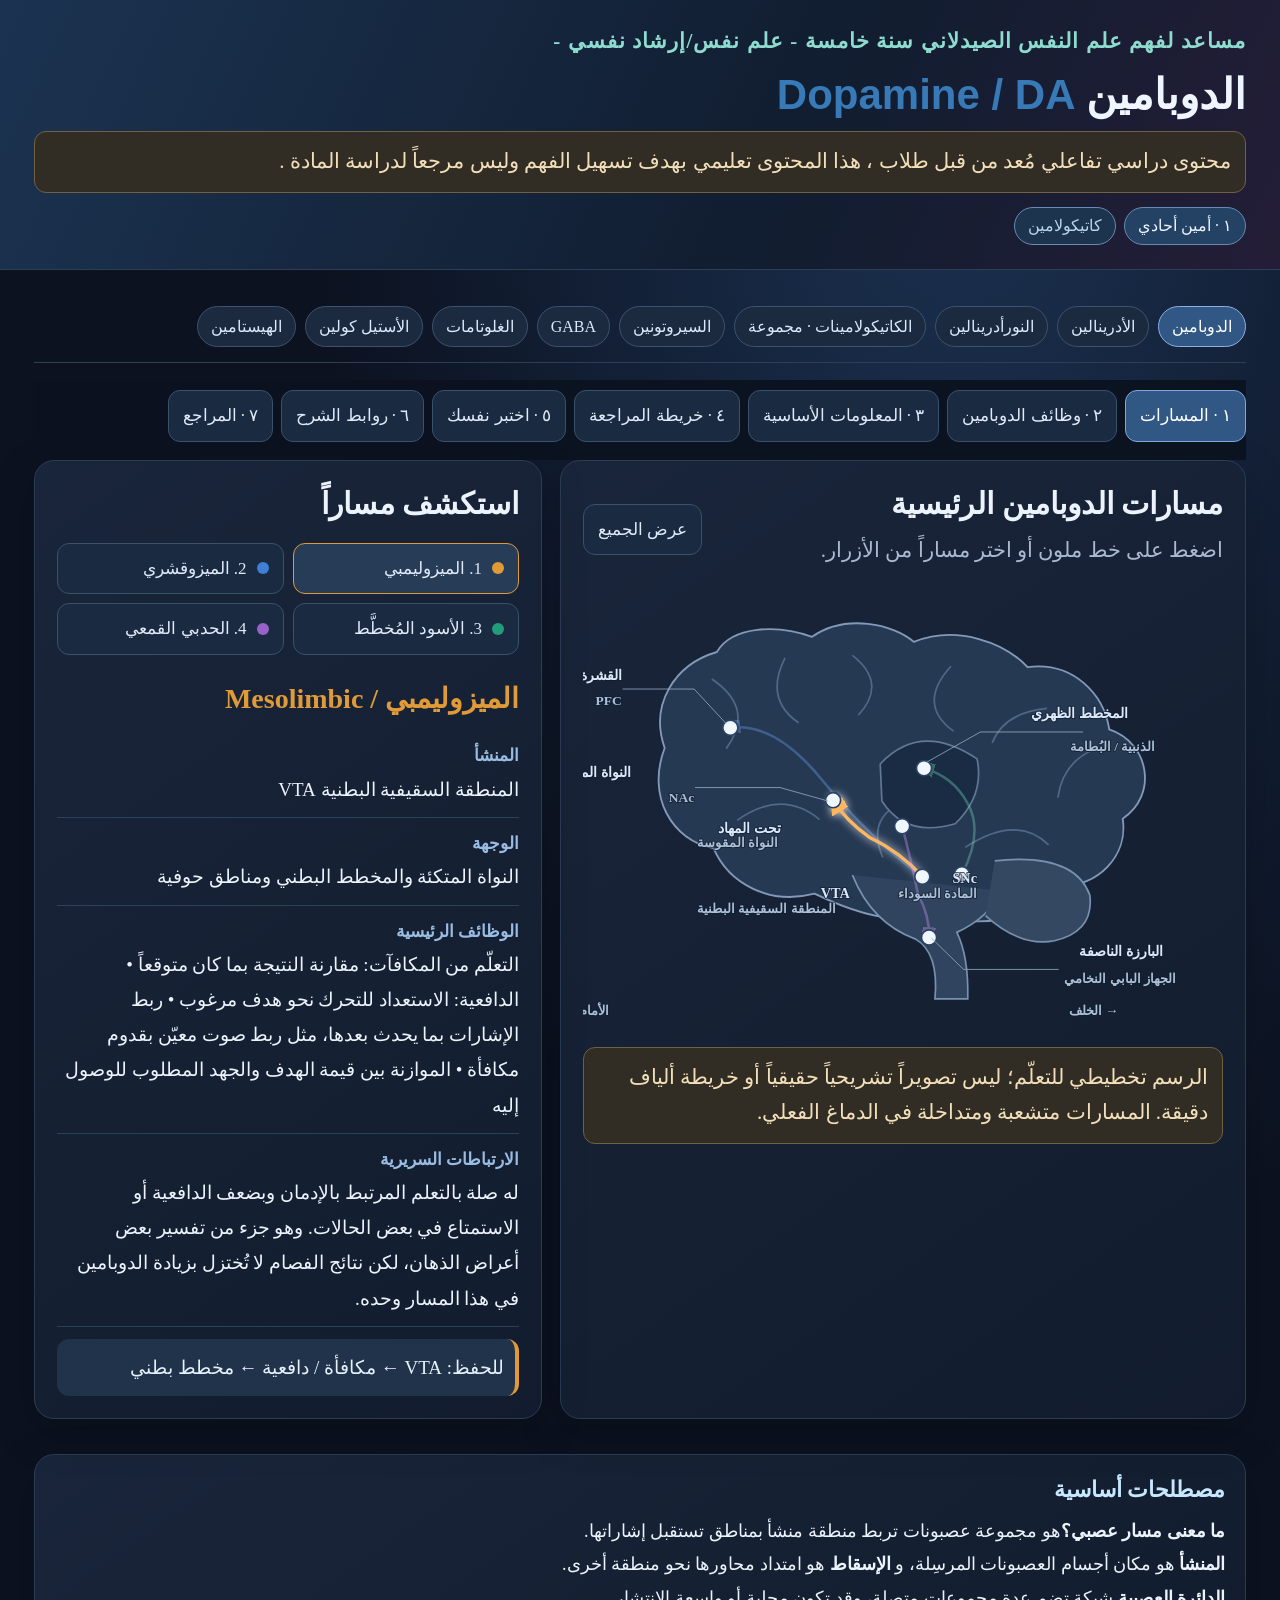
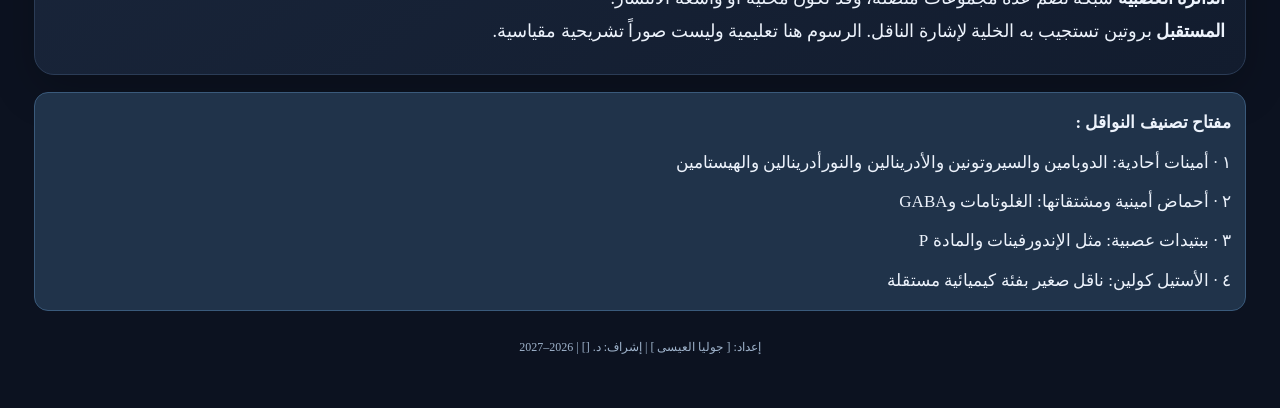
<file: index.html>
<!doctype html>

<!doctype html>

<html dir="rtl" lang="ar">
  <head>
    <meta charset="utf-8" />
    <meta content="width=device-width,initial-scale=1" name="viewport" />
    <meta content="dark" name="color-scheme" />
    <title>مساعد لفهم علم النفس الصيدلاني</title>
    <link href="./style.css" rel="stylesheet" />
    <link href="./atlas.css" rel="stylesheet" />
  </head>
  <body>
    <header>
      <div class="shell">
        <div class="eyebrow">
          مساعد لفهم علم النفس الصيدلاني سنة خامسة - علم نفس/إرشاد نفسي -
        </div>
        <h1>
          الدوبامين
          <span class="ltr" style="color: #377ab7">Dopamine / DA</span>
        </h1>
        <p></p>
        <div class="note">
          محتوى دراسي تفاعلي مُعد من قبل طلاب ، هذا المحتوى تعليمي بهدف تسهيل
          الفهم وليس مرجعاً لدراسة المادة .
        </div>
        <div class="nt-classification" role="note">
          <span class="nt-tag">١ · أمين أحادي</span
          ><span class="nt-tag muted-tag">كاتيكولامين</span>
        </div>
      </div>
    </header>
    <main class="shell">
      <nav aria-label="التنقل بين النواقل العصبية" class="nt-nav">
        <a aria-current="page" class="nt-navlink" href="./index.html"
          >الدوبامين</a
        ><a class="nt-navlink" href="./epinephrine.html">الأدرينالين</a
        ><a class="nt-navlink" href="./norepinephrine.html">النورأدرينالين</a
        ><a class="nt-navlink" href="./catecholamines.html"
          >الكاتيكولامينات · مجموعة</a
        ><a class="nt-navlink" href="./serotonin.html">السيروتونين</a
        ><a class="nt-navlink" href="./gaba.html">GABA</a
        ><a class="nt-navlink" href="./glutamate.html">الغلوتامات</a
        ><a class="nt-navlink" href="./acetylcholine.html">الأستيل كولين</a
        ><a class="nt-navlink" href="./histamine.html">الهيستامين</a>
      </nav>
      <nav aria-label="أقسام المرجع" class="tabs">
        <a aria-current="page" class="tab" data-tab="pathways" href="#pathways"
          >١ · المسارات</a
        ><a
          aria-current="false"
          class="tab"
          data-tab="functions"
          href="#functions"
          >٢ · وظائف الدوبامين</a
        ><a aria-current="false" class="tab" data-tab="basics" href="#basics"
          >٣ · المعلومات الأساسية</a
        ><a aria-current="false" class="tab" data-tab="review" href="#review"
          >٤ · خريطة المراجعة</a
        ><a aria-current="false" class="tab" data-tab="quiz" href="#quiz"
          >٥ · اختبر نفسك</a
        ><a aria-current="false" class="tab" data-tab="videos" href="#videos"
          >٦ · روابط الشرح</a
        ><a aria-current="false" class="tab" data-tab="sources" href="#sources"
          >٧ · المراجع</a
        >
      </nav>
      
      <section class="section active" id="pathways">
       
        <div class="grid">
          <div class="card">
            <div
              class="actions"
              style="justify-content: space-between; align-items: center"
            >
              <div>
                <h2>مسارات الدوبامين الرئيسية</h2>
                <p class="small">اضغط على خط ملون أو اختر مساراً من الأزرار.</p>
              </div>
              <button class="ghost" id="allRoutes">عرض الجميع</button>
            </div>
            <div class="nt-map-scroll">
              <svg aria-label="رسم تعليمي جانبي لمسارات الدوبامين الأربعة؛ ليس صورة تشريحية دقيقة" class="art nt-refined-figure" role="img" viewbox="0 0 760 530" xmlns="http://www.w3.org/2000/svg">
<defs>
<marker id="arrow-cort" markerheight="5.5" markerwidth="5.5" orient="auto" refx="4.0" refy="2.8000000000000003">
<path d="M0,0 L7,3.5 L0,7 Z" fill="#6da6ff"></path>
</marker>
<marker id="arrow-limb" markerheight="5.5" markerwidth="5.5" orient="auto" refx="4.0" refy="2.8000000000000003">
<path d="M0,0 L7,3.5 L0,7 Z" fill="#ffb65f"></path>
</marker>
<marker id="arrow-nigr" markerheight="5.5" markerwidth="5.5" orient="auto" refx="4.0" refy="2.8000000000000003">
<path d="M0,0 L7,3.5 L0,7 Z" fill="#73e0bd"></path>
</marker>
<marker id="arrow-tuber" markerheight="5.5" markerwidth="5.5" orient="auto" refx="4.0" refy="2.8000000000000003">
<path d="M0,0 L7,3.5 L0,7 Z" fill="#da9aff"></path>
</marker>
</defs>
<!-- schematic brain: anterior at left -->
<path class="brain-outline" d="M97 190 C79 139 108 91 159 76 C177 45 231 43 272 58 C312 30 369 43 393 64 C445 43 502 66 528 94 C583 87 619 127 625 168 C673 184 683 246 641 274 C648 319 610 355 568 354 C541 392 469 407 420 387 C371 405 312 381 275 363 C221 377 173 351 155 309 C106 300 75 248 97 190 Z"></path>
<path class="brain-detail" d="M153 108q52 35 17 83m70-108q-25 49 16 77m64-80q42 33 7 71m110-58q-41 45 3 77m111-27q-51 5-65 41m125 6q-41 15-47 59M183 276q53-38 98-1m75 45q-22-51 34-70m64 58q61-40 99-3"></path>
<path d="M320 341 Q343 398 395 417 Q423 433 418 488 L457 488 Q458 437 444 409 Q481 392 498 360" fill="#30445f" stroke="#7792ae" stroke-width="2"></path>
<path d="M489 324 Q584 314 602 365 Q607 408 560 419 Q520 427 478 389" fill="#344862" stroke="#7792ae" stroke-width="2"></path>
<path d="M353 209 Q401 158 468 203 Q477 246 442 280 Q383 297 355 253 Z" fill="#1a2c44" stroke="#617895" stroke-width="2"></path>
<!-- routes -->
<g aria-label="عرض المسار الميزوقشري" class="hotspot" data-path="mesocortical" role="button" tabindex="0">
<path class="route" d="M403 343 Q340 297 284 228 T175 166" marker-end="url(#arrow-cort)" stroke="#6da6ff"></path>
</g>
<g aria-label="عرض المسار الميزوليمبي" class="hotspot" data-path="mesolimbic" role="button" tabindex="0">
<path class="route" d="M403 343 Q378 314 340 296 Q312 276 297 252" marker-end="url(#arrow-limb)" stroke="#ffb65f"></path>
</g>
<g aria-label="عرض المسار الأسود المخطط" class="hotspot" data-path="nigrostriatal" role="button" tabindex="0">
<path class="route" d="M450 340 Q476 290 457 256 Q440 224 405 214" marker-end="url(#arrow-nigr)" stroke="#73e0bd"></path>
</g>
<g aria-label="عرض المسار الحدبي القمعي" class="hotspot" data-path="tuberoinfundibular" role="button" tabindex="0">
<path class="route" d="M379 283 Q388 316 398 364 Q412 390 411 415" marker-end="url(#arrow-tuber)" stroke="#da9aff"></path>
</g>
<!-- nodes -->
<circle class="pt" cx="175" cy="166" r="9"></circle>
<circle class="pt" cx="297" cy="252" r="9"></circle>
<circle class="pt" cx="405" cy="214" r="9"></circle>
<circle class="pt" cx="403" cy="343" r="9"></circle>
<circle class="pt" cx="450" cy="340" r="9"></circle>
<circle class="pt" cx="379" cy="283" r="9"></circle>
<circle class="pt" cx="411" cy="415" r="9"></circle>
<path d="M170 161 L132 120 L47 120" fill="none" stroke="#92a5bd"></path>


<path d="M291 253 L234 237 L133 237" fill="none" stroke="#92a5bd"></path>


<path d="M408 207 L472 171 L594 171" fill="none" stroke="#92a5bd"></path>








<path d="M414 416 L452 453 L565 453" fill="none" stroke="#92a5bd"></path>




<text class="svg-label" x="46" y="109">القشرة الجبهية</text><text class="svg-sub" x="46" y="139">PFC</text><text class="svg-label" x="57" y="225">النواة المتكئة</text><text class="svg-sub" x="132" y="254">NAc</text><text class="svg-label" text-anchor="middle" x="590" y="154">المخطط الظهري</text><text class="svg-sub" text-anchor="middle" x="629" y="193">الذنبية / البُطامة</text><text class="svg-label" x="317" y="368">VTA</text><text class="svg-sub" x="300" y="386">
                  المنطقة السقيفية البطنية
                </text><text class="svg-label" x="468" y="350">SNc</text><text class="svg-sub" x="468" y="368">المادة السوداء</text><text class="svg-label" x="235" y="291">تحت المهاد</text><text class="svg-sub" x="232" y="308">النواة المقوسة</text><text class="svg-label" text-anchor="middle" x="639" y="437">البارزة الناصفة</text><text class="svg-sub" text-anchor="middle" x="638" y="469">
                  الجهاز البابي النخامي
                </text><text class="svg-sub" x="31" y="507">الأمام ←</text><text class="svg-sub" x="636" y="507">→ الخلف</text></svg>
            </div>
            <div class="note">
              الرسم تخطيطي للتعلّم؛ ليس تصويراً تشريحياً حقيقياً أو خريطة ألياف
              دقيقة. المسارات متشعبة ومتداخلة في الدماغ الفعلي.
            </div>
          </div>
          <div class="card">
            <h2>استكشف مساراً</h2>
            <div class="path-buttons" id="pathButtons"></div>
            <div aria-live="polite" id="pathDetails"></div>
          </div>
        </div>
      </br>
        <div class="card nt-primer">
          <h3> مصطلحات أساسية</h3>
          <p>
            <b>ما معنى مسار عصبي؟</b>هو مجموعة عصبونات تربط منطقة منشأ بمناطق
            تستقبل إشاراتها. </br>
             <b>المنشأ</b> هو مكان أجسام العصبونات المرسِلة، و<b
              >
              الإسقاط</b
            >
            هو امتداد محاورها نحو منطقة أخرى.</br>  <b>الدائرة العصبية</b> شبكة تضم
            عدة مجموعات متصلة، وقد تكون محلية أو واسعة الانتشار.</br> 
            <b>المستقبل</b> بروتين تستجيب به الخلية لإشارة الناقل. الرسوم هنا
            تعليمية وليست صوراً تشريحية مقياسية.
          </p>
        </div>
          <div class="nt-classification-guide">
            <b>مفتاح تصنيف النواقل :</b>
            <span
              >١ · أمينات أحادية: الدوبامين والسيروتونين والأدرينالين
              والنورأدرينالين والهيستامين</span
            >
            <span>٢ · أحماض أمينية ومشتقاتها: الغلوتامات وGABA</span>
            <span
              >٣ · ببتيدات عصبية: مثل الإندورفينات والمادة P </span
            >
            <span>٤ · الأستيل كولين: ناقل صغير بفئة كيميائية مستقلة</span
            >
          </div>
        </div>
      </section>
      <section class="section" id="functions">
        <div class="card">
          <h2>وظائف الدوبامين حسب مناطق الدماغ</h2>
          <p class="muted">
            يمكنك استخدم الفلاتر أو البحث، واضغط على كل منطقة لعرض الوظائف
            والارتباطات السريرية. كما تم تقييم دقة الدليل العملي بصورة تقريبية
            إلى
            <b>راسخ</b>، <b>جيد</b> أو <b>ناشئ</b>، إذ أن بعض وظائف الناقل في
            منطقة معينة قد تكون بحاجة لمزيد من الأدلة العلمية لإثباتها
          </p>
          <div class="region-toolbar">
            <input
              aria-label="بحث في المناطق"
              class="search"
              id="regionSearch"
              placeholder="ابحث عن منطقة أو وظيفة (مثلاً: الحُصين، الألم، DLPFC)"
            />
            <div class="actions" id="regionFilters"></div>
            <button class="ghost" id="expandAll">توسيع الكل</button
            ><button class="ghost" id="collapseAll">طي الكل</button>
          </div>
          <div class="small" id="regionCount"></div>
          <div class="region-list" id="regionList"></div>
          <p class="note" style="margin-top: 18px">
            المناطق المذكورة تتضمن مناطق تصنيع وإسقاط ومستقبلات وتأثير غير
            مباشر؛ لا يعني إدراج منطقة أن جميع خلاياها تفرز الدوبامين. والوظائف
            هنا أبرز النتائج المدعومة، وليس ادعاء بإحصاء كل وظيفة بحثية معروفة.
          </p>
        </div>
        <div class="card" style="margin-top: 18px">
          <h2>فهم وظائف الدوبامين: من الآلية إلى السلوك</h2>
          <p class="muted section-intro">
            لفهم وظيفة الدوبامين، نطرح ثلاثة أسئلة:
            <b>أين تصل الإشارة؟ وعلى أي مستقبل تعمل؟ ومتى تُفرز؟</b> اختلاف
            الإجابات يفسّر لماذا يشارك الناقل نفسه في وظائف متعددة. الشرح التالي
            يبدأ بالمعنى البسيط، ثم يذكر التفاصيل العلمية التي تحفظ الدقة.
          </p>
          <div class="function-explain">
            <h3>١. المكافأة ليست مرادفاً للمتعة — Reward ≠ Pleasure</h3>
            <p>
              يساعد الدوبامين الدماغ على <b>تعلّم ما يستحق السعي إليه</b>. بعض
              الخلايا في المنطقة السقيفية البطنية
              <span class="term">VTA</span> تستجيب عندما تكون المكافأة أفضل أو
              أسوأ مما توقّعناه؛ ويسمى الفرق بين المتوقع والواقع
              <b>«خطأ توقع المكافأة»</b>. وتساعد الإشارة على تعديل التوقعات في
              المرات التالية. أما الشعور بالمتعة نفسه فتشارك فيه أنظمة أخرى،
              منها الأفيونات الداخلية، لذلك لا يصح تسميته «ناقل السعادة».
            </p>
            <p class="example">
              <b>مثال:</b> توقّعت درجة ٧٠ وحصلت على ٩٠؛ هذه نتيجة أفضل من
              المتوقع وقد تقوّي تعلّم ما فعلته قبلها. لا تعني الاستجابة العصبية
              بالضرورة أنك شعرت بمتعة أكبر بالقدر نفسه.
            </p>
            <p>
              <b>للدقة:</b> لا ترمز جميع خلايا الدوبامين إلى خطأ توقع المكافأة،
              ولا تمثل الإشارة جميع جوانب المكافأة.
            </p>
          </div>
          <div class="function-explain">
            <h3>٢. الدافعية، اختيار الجهد، واستمرار السلوك</h3>
            <p>
              لا يكفي أن نحبّ شيئاً حتى نسعى إليه. يساعد الدوبامين، بالتعاون مع
              المخطط البطني والقشرة الحزامية الأمامية والقشرة الجبهية، في
              <b>تقدير قيمة الهدف مقابل الجهد المطلوب</b>، ثم يدعم الاستعداد
              للفعل والاستمرار فيه. ولهذا قد تنخفض الدافعية لدى شخص مع بقاء
              قدرته على الاستمتاع ببعض الأشياء.
            </p>
            <p class="example">
              <b>مثال:</b> قد تستمتع بوجبة معيّنة عندما تكون أمامك، لكنك لا ترغب
              في المشي نصف ساعة للحصول عليها. الاستمتاع بالمكافأة والسعي إليها
              عمليتان مختلفتان.
            </p>
          </div>
          <div class="function-explain">
            <h3>٣. التعلّم، التوقع، والعادات</h3>
            <p>
              عندما يؤدي فعلٌ ما إلى نتيجة، تساعد إشارات الدوبامين دوائر
              <b>المخطط</b> على تعلّم العلاقة بين الفعل والنتيجة. والمخطط مجموعة
              بنى عميقة في الدماغ تشارك في الحركة والتعلّم والاختيار. ومع
              التدريب، يمكن أن تصبح بعض الأفعال أكثر اعتياداً وأقل حاجة للتفكير
              في كل خطوة. يحدث ذلك بتعاون الدوبامين مع الغلوتامات وشبكات أخرى،
              وليس بفعله وحده.
            </p>
            <p class="example">
              <b>مثال:</b> عند تعلّم العزف تفكر في موضع كل إصبع. بعد تكرار
              التدريب تصبح أجزاء من الحركة أكثر تلقائية.
            </p>
          </div>
          <div class="function-explain">
            <h3>٤. الحركة: بدء الأفعال واختيارها وضبطها</h3>
            <p>
              ترسل خلايا <b>المادة السوداء المكتنزة (SNc)</b> الدوبامين إلى
              <b>المخطط الظهري</b>، وهو جزء من شبكة العقد القاعدية. هذه الشبكة
              تساعد على اختيار الحركات المناسبة وتنظيم تنفيذها. يؤثر الدوبامين
              في عدة أنواع من الخلايا والمستقبلات؛ ولذلك فإن قاعدة «D1 يحرك وD2
              يوقف» تبسيط غير دقيق. فقدان هذه الخلايا من السمات الأساسية لداء
              باركنسون، ويسهم في بطء الحركة والتصلب.
            </p>
            <p class="example">
              <b>مثال سريري:</b> قد تسبب بعض الأدوية التي تحجب مستقبلات D2
              أعراضاً مثل التصلب أو البطء الحركي؛ ويتغير الاحتمال بحسب الدواء
              والجرعة والشخص.
            </p>
          </div>
          <div class="function-explain">
            <h3>٥. الذاكرة العاملة والانتباه والقرارات</h3>
            <p>
              <b>الذاكرة العاملة</b> هي الاحتفاظ بمعلومة لثوانٍ أو دقائق
              واستخدامها أثناء مهمة، مثل تذكّر رقم وأنت تكتبه. في القشرة أمام
              الجبهية يساعد الدوبامين على إبقاء المعلومات المهمة نشطة، وتجاهل
              المشتتات، وتغيير الخطة عندما تتغير المهمة. وقد تكون بعض هذه
              الوظائف أفضل عند درجة مناسبة من التنبيه الدوباميني؛ فالقليل جداً
              أو الكثير جداً قد يضعف الأداء. تسمى هذه الفكرة علاقة
              <span class="term">inverted-U</span> (منحنى يشبه حرف U مقلوباً)،
              وهي ليست قانوناً متطابقاً في كل مهمة.
            </p>
            <p class="example">
              <b>مثال:</b> حساب قيمة مشترياتك ذهنياً مع الاحتفاظ بسعر منتج واحد
              مؤقتاً يتطلب ذاكرة عاملة.
            </p>
          </div>
          <div class="function-explain">
            <h3>٦. المزاج والانفعال والخوف</h3>
            <p>
              يساعد الدوبامين على تحديد <b>الأهمية التحفيزية</b> لبعض الأحداث:
              هل يستحق هذا الحدث الانتباه أو الاقتراب أو التعلم منه؟ ويؤثر في
              دوائر تشمل اللوزة الدماغية والنواة المتكئة والقشرة الجبهية. لكن
              المزاج والخوف يتشكلان من عمل شبكات ونواقل عديدة، منها السيروتونين
              والنورأدرينالين والغلوتامات وGABA. لذلك لا يصح القول إن الاكتئاب
              «نقص دوبامين» أو إن الفصام «زيادة دوبامين» في الدماغ كله.
            </p>
            <p class="example">
              <b>مثال:</b> فقدان الرغبة في نشاط كان ممتعاً قد يرتبط بتغير معالجة
              المكافأة، لكنه لا يثبت وجود نقص في الدوبامين ولا يكفي للتشخيص.
            </p>
          </div>
          <div class="function-explain">
            <h3>٧. النوم واليقظة والساعة السلوكية</h3>
            <p>
              يساهم الدوبامين في مستوى <b>الاستعداد والانتباه إلى الأهداف</b>،
              وقد يؤثر في الانتقال بين اليقظة وحالات النشاط عبر تفاعله مع مناطق
              في تحت المهاد وجذع الدماغ والقشرة. لكنه ليس المتحكم الوحيد بالنوم؛
              فالأوريكسين والهيستامين وGABA والأدينوزين تؤدي أدواراً مهمة في
              تنظيم النوم والاستيقاظ.
            </p>
            <p class="example">
              <b>مثال:</b> قد يجعلك انتظار خبر مهم أكثر انتباهاً واستعداداً
              للاستيقاظ، لكن ذلك لا يعني أن الدوبامين يمنع النوم في جميع الظروف.
            </p>
          </div>
          <div class="function-explain">
            <h3>٨. الألم والتهديد وتجنّب الأذى</h3>
            <p>
              الألم ليس مجرد إشارة حسية؛ فهو يدفعنا أيضاً إلى تجنّب الأذى والبحث
              عن الراحة. قد يساهم الدوبامين في
              <b>الدافعية للابتعاد عن الألم</b>، وتوقّع زواله، وبعض طرق تعديل
              الإشارة داخل دوائر الألم. لكن اتجاه التأثير يختلف بين المناطق
              والمستقبلات، وكثير من التفاصيل مستمد من تجارب حيوانية؛ لذلك لا يصح
              اعتباره مسكّناً دائماً.
            </p>
            <p class="example">
              <b>مثال:</b> قد يغيّر توقّع انتهاء الألم طريقة استجابتك له، ولكن
              هذا التأثير لا يفسَّر بالدوبامين وحده.
            </p>
          </div>
          <div class="function-explain">
            <h3>٩. الهرمونات: البرولاكتين</h3>
            <p>
              <b>البرولاكتين</b> هرمون تُفرزه الغدة النخامية الأمامية، وله دور
              أساسي في إنتاج الحليب. ترسل خلايا في <b>تحت المهاد</b> الدوبامين
              عبر أوعية دموية خاصة إلى النخامى، حيث يرتبط بمستقبلات
              <span class="term">D2</span> ويُخفّض إفراز البرولاكتين. هذه من
              أوضح وظائف الدوبامين المعروفة في علم وظائف الأعضاء.
            </p>
            <p class="example">
              <b>مثال سريري:</b> إذا حجب دواءٌ مستقبلات D2 فقد يرتفع البرولاكتين
              لدى بعض الأشخاص، وقد تظهر اضطرابات في الدورة أو إفراز اللبن أو
              آثار جنسية. ليست هذه الآثار حتمية.
            </p>
          </div>
          <div class="function-explain">
            <h3>١٠. الوظائف الحسية: الرؤية والشم</h3>
            <p>
              الدوبامين لا يُصنع فقط في المسارات الدماغية الشهيرة؛ فهناك خلايا
              تُنتجه محلياً في <b>شبكية العين</b> و<b>البصلة الشمية</b>. في
              الشبكية يساعد على تنظيم معالجة المعلومات عند تغيّر الإضاءة، وفي
              البصلة الشمية يشارك في ضبط الإشارات المرتبطة بالروائح. هذه الوظائف
              توضح أن الدوبامين ليس مقتصراً على الحركة أو المكافأة.
            </p>
          </div>
          <p class="note">
            <b>مبدأ أساسي للحفظ:</b> وظيفة الدوبامين = الدائرة العصبية +
            المستقبلات + توقيت الإطلاق + تفاعل النواقل الأخرى. وتختلف قوة الأدلة
            بين البشر والتجارب الحيوانية، وبين الرصد الارتباطي والإثبات السببي.
          </p>
        </div>
      </section>
      <section class="section" id="basics">
        <div class="twocol">
          <div class="card">
            <h2>بطاقة تعريفية</h2>
            <div class="statgrid">
              <div class="stat"><b>DA</b>الاختصار</div>
              <div class="stat"><b>كاتيكولامين</b>التصنيف الكيميائي</div>
              <div class="stat"><b>D1–D5</b>مستقبلات رئيسية</div>
            </div>
            <h3 style="margin-top: 15px">مصادره العصبية الرئيسية</h3>
            <p>
              <b>SNc:</b> المسار الأسود المخطط. <b>VTA:</b> الدوائر الحوفية
              والقشرية. <b>تحت المهاد:</b> تنظيم البرولاكتين. وتوجد مجموعات أخرى
              وعصبونات دوبامينية محلية مثل الشبكية والبصلة الشمية.
            </p>
            <h3>كيف يعمل؟</h3>
            <p>
              الدوبامين مادة كيميائية تنقل الإشارات بين الخلايا العصبية وتعدّل
              طريقة عملها. وقد تقوّي نشاط دائرة أو تخفّضه بحسب نوع المستقبل
              والخلايا وتوقيت الإشارة؛ لذلك ليس «منبّهاً» أو «مثبّطاً» في كل
              الحالات.
            </p>
          </div>
          <div class="card">
            <h2>تصنيع الدوبامين وتفكيكه</h2>
            <div class="flow">
              <span>Tyrosine</span> ← <span>L-DOPA</span> ← <span>DA</span>
            </div>
            <p class="small">
              يتكوّن الدوبامين من الحمض الأميني تيروزين عبر خطوتين إنزيميتين:
              <span class="ltr">Tyrosine hydroxylase</span> ثم
              <span class="ltr">Aromatic L-amino acid decarboxylase</span>.
              ويُخزَّن في حويصلات صغيرة بواسطة VMAT2، ثم يمكن إعادة امتصاصه عبر
              DAT وتفكيكه بإنزيمات منها MAO وCOMT.
            </p>
            <div class="note">
              ملاحظة اتجاه المخطط: بسبب القراءة العربية من اليمين لليسار، تبدأ
              السلسلة من Tyrosine على اليمين وصولاً إلى DA على اليسار.
            </div>
            <h3 style="margin-top: 15px">عائلات المستقبلات</h3>
            <table>
              <thead>
                <tr>
                  <th>العائلة</th>
                  <th>الأنواع</th>
                  <th>الإشارة الخلوية الشائعة</th>
                </tr>
              </thead>
              <tbody>
                <tr>
                  <td><span class="ltr">D1-like</span></td>
                  <td>D1, D5</td>
                  <td>زيادة cAMP غالباً</td>
                </tr>
                <tr>
                  <td><span class="ltr">D2-like</span></td>
                  <td>D2, D3, D4</td>
                  <td>خفض cAMP غالباً؛ وتشمل D2 مستقبلات ذاتية التنظيم</td>
                </tr>
              </tbody>
            </table>
          </div>
        </div>
      </section>
      <section class="section" id="review">
        <div class="card">
          <h2>خريطة مراجعة: الوظيفة ← المناطق ← النواقل الأخرى</h2>
          <p class="small">
            الدوبامين عامل من عدة عوامل؛ لا تُنسب الوظائف إلى ناقل منفرد.
          </p>
          <div class="domains" id="domainCards"></div>
        </div>
      </section>
      <section class="section" id="quiz">
        <div class="card" style="max-width: 850px; margin: auto">
          <h2>اختبر نفسك</h2>
          <p class="small" id="progress"></p>
          <div class="question" id="question"></div>
          <div id="answers"></div>
          <p aria-live="polite" class="feedback" id="feedback"></p>
          <button class="solid hidden" id="next">السؤال التالي</button
          ><button class="ghost hidden" id="restart">إعادة الاختبار</button>
        </div>
      </section>
      <section class="section" id="videos">
        <div class="card">
          <h2>روابط يوتيوب لمزيد من الفهم</h2>
          <p class="muted">
            الروابط مباشرة إلى صفحات الفيديو على يوتيوب، من دون مشغّل مضمّن أو
            تحميل تلقائي. بعضها باللغة الإنجليزية؛ أُدرجت للمراجعة التوضيحية
            وليس بوصفها بديلاً عن الدراسات العلمية المحكّمة.
          </p>
          <ol class="lecture-links">
            <li>
              <b>الدوبامين في دقيقتين</b>
              <p></p>
              <a
                dir="ltr"
                href="https://www.youtube.com/watch?v=Wa8_nLwQIpg&amp;t=9s"
                rel="noopener noreferrer"
                target="_blank"
                >https://www.youtube.com/watch?v=Wa8_nLwQIpg&amp;t=9s</a
              >
            </li>
            <li>
              <b>فيزيولوجيا مستقبلات الأدرينالين والدوبامين</b>
              <p></p>
              <a
                dir="ltr"
                href="https://www.youtube.com/watch?v=XikgIRmhq1Q"
                rel="noopener noreferrer"
                target="_blank"
                >https://www.youtube.com/watch?v=XikgIRmhq1Q</a
              >
            </li>
            <li>
              <b>المسارات الدوبامينية الأربعة — شرح تشريحي وسريري</b>
              <p>
                Mesolimbic, Mesocortical, Nigrostriatal &amp; Tuberoinfundibular
                | Dr. Jody Reed
              </p>
              <a
                dir="ltr"
                href="https://www.youtube.com/watch?v=Yp4RfO4ViBw"
                rel="noopener noreferrer"
                target="_blank"
                >https://www.youtube.com/watch?v=Yp4RfO4ViBw</a
              >
            </li>
            <li>
              <b
                >الدوبامين والسيروتونين: المكافأة والدافعية والتعلم واتخاذ
                القرار</b
              >
              <p>
                Dr. Read Montague with Andrew Huberman — نقاش مطوّل يتضمن خطأ
                توقع المكافأة وآليات التعلم
              </p>
              <a
                dir="ltr"
                href="https://www.youtube.com/watch?v=VPi_eWiaqdg"
                rel="noopener noreferrer"
                target="_blank"
                >https://www.youtube.com/watch?v=VPi_eWiaqdg</a
              >
            </li>
          </ol>
          <p class="note">
            ملاحظة: الإشارات السريرية المبسطة في الفيديوهات قد لا تمثل جميع
            تعقيدات الأبحاث الحديثة؛ اعتمد على قسم المراجع العلمية عند المراجعة
            الدقيقة.
          </p>
        </div>
      </section>
      <section class="section" id="sources">
        <div class="card">
          <h2>المراجع العلمية</h2>
          <p>
            الملخص يستند إلى مراجعات علمية في علم الأعصاب والفارماكولوجيا. بعض
            وظائف المناطق الأبعد من المسارات الأربع نوقشت أساساً في تجارب
            حيوانية أو ضمن دوائر متشابكة؛ لذلك صيغت بلغة حذرة.
          </p>
          <ol class="sources">
            <li>
              <a
                href="https://pmc.ncbi.nlm.nih.gov/articles/PMC6095465/"
                rel="noopener noreferrer"
                target="_blank"
                >Schultz 2016 / 2018 – reward prediction error</a
              >
            </li>
            <li>
              <a
                href="https://pmc.ncbi.nlm.nih.gov/articles/PMC8066851/"
                rel="noopener noreferrer"
                target="_blank"
                >Dopamine: synaptic plasticity, reward and movement</a
              >
            </li>
            <li>
              <a
                href="https://pmc.ncbi.nlm.nih.gov/articles/PMC7804370/"
                rel="noopener noreferrer"
                target="_blank"
                >Dopamine, Prediction Error and Beyond</a
              >
            </li>
            <li>
              <a
                href="https://pmc.ncbi.nlm.nih.gov/articles/PMC7933120/"
                rel="noopener noreferrer"
                target="_blank"
                >Neural substrates of appetitive and aversive prediction
                error</a
              >
            </li>
            <li>
              <a
                href="https://pmc.ncbi.nlm.nih.gov/articles/PMC9832385/"
                rel="noopener noreferrer"
                target="_blank"
                >Dopamine, Immunity, and Disease</a
              >
            </li>
            <li>
              <a
                href="https://www.ncbi.nlm.nih.gov/books/NBK538242/"
                rel="noopener noreferrer"
                target="_blank"
                >NCBI Bookshelf – Dopamine receptors</a
              >
            </li>
            <li>
              <a
                href="https://pmc.ncbi.nlm.nih.gov/articles/PMC6344037/"
                rel="noopener noreferrer"
                target="_blank"
                >From stress to anhedonia: functional circuits</a
              >
            </li>
          </ol>
          <div class="note">
            هذا المحتوى تعليمي بهدف تسهيل الفهم وليس مرجعاً لدراسة المادة . لا
            تتطابق الوظيفة التشريحية مع اضطراب نفسي واحد أو مستوى دوبامين محدد
          </div>
        </div>
      </section>
      <footer class="foot">
      إعداد: [ جوليا العيسى ] | إشراف: د. [] | 2026–2027
      </footer>
    </main>
    <script defer="" src="./script.js"></script>
  </body>
</html>
</file>
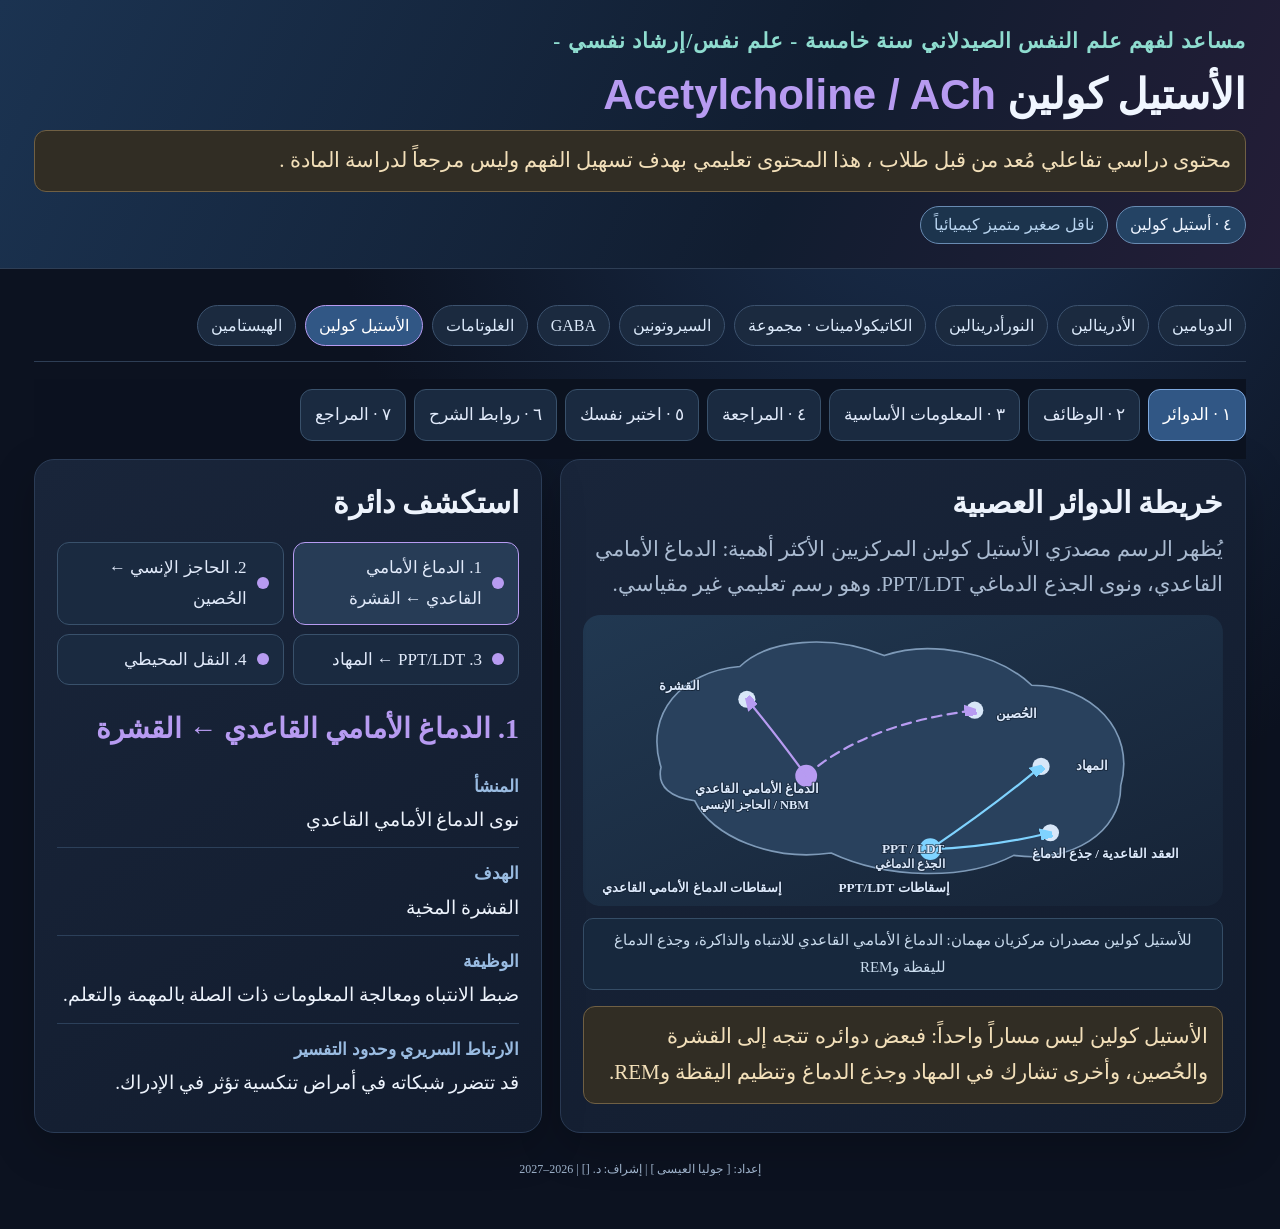
<file: acetylcholine.html>
<!doctype html>

<html dir="rtl" lang="ar">
  <head>
    <meta charset="utf-8" />
    <meta content="width=device-width,initial-scale=1" name="viewport" />
    <meta content="dark" name="color-scheme" />
    <title>الأستيل كولين | مساعد علم النفس الصيدلاني</title>
    <link href="./style.css" rel="stylesheet" />
    <link href="./atlas.css" rel="stylesheet" />
  </head>
  <body style="--nt-accent: #b79bf1">
    <header>
      <div class="shell">
        <div class="eyebrow">
          مساعد لفهم علم النفس الصيدلاني سنة خامسة - علم نفس/إرشاد نفسي -
        </div>
        <h1>
          الأستيل كولين
          <span class="ltr" style="color: #b79bf1">Acetylcholine / ACh</span>
        </h1>
        <div class="note">
          محتوى دراسي تفاعلي مُعد من قبل طلاب ، هذا المحتوى تعليمي بهدف تسهيل
          الفهم وليس مرجعاً لدراسة المادة .
        </div>
        <div class="nt-classification" role="note">
          <span class="nt-tag">٤ · أستيل كولين</span
          ><span class="nt-tag muted-tag">ناقل صغير متميز كيميائياً</span>
        </div>
      </div>
    </header>
    <main class="shell">
      <nav aria-label="التنقل بين النواقل العصبية" class="nt-nav">
        <a class="nt-navlink" href="./index.html">الدوبامين</a
        ><a class="nt-navlink" href="./epinephrine.html">الأدرينالين</a
        ><a class="nt-navlink" href="./norepinephrine.html">النورأدرينالين</a
        ><a class="nt-navlink" href="./catecholamines.html"
          >الكاتيكولامينات · مجموعة</a
        ><a class="nt-navlink" href="./serotonin.html">السيروتونين</a
        ><a class="nt-navlink" href="./gaba.html">GABA</a
        ><a class="nt-navlink" href="./glutamate.html">الغلوتامات</a
        ><a aria-current="page" class="nt-navlink" href="./acetylcholine.html"
          >الأستيل كولين</a
        ><a class="nt-navlink" href="./histamine.html">الهيستامين</a>
      </nav>
      <nav aria-label="أقسام الأستيل كولين" class="tabs">
        <a aria-current="page" class="tab" data-tab="circuits" href="#circuits"
          >١ · الدوائر</a
        ><a
          aria-current="false"
          class="tab"
          data-tab="functions"
          href="#functions"
          >٢ · الوظائف</a
        ><a aria-current="false" class="tab" data-tab="basics" href="#basics"
          >٣ · المعلومات الأساسية</a
        ><a aria-current="false" class="tab" data-tab="review" href="#review"
          >٤ · المراجعة</a
        ><a aria-current="false" class="tab" data-tab="quiz" href="#quiz"
          >٥ · اختبر نفسك</a
        ><a aria-current="false" class="tab" data-tab="videos" href="#videos"
          >٦ · روابط الشرح</a
        ><a aria-current="false" class="tab" data-tab="sources" href="#sources"
          >٧ · المراجع</a
        >
      </nav>
      <section class="section active" id="circuits">
        <div class="grid">
          <div class="card">
            <h2>خريطة الدوائر العصبية</h2>
            <p class="small">
              يُظهر الرسم مصدرَي الأستيل كولين المركزيين الأكثر أهمية: الدماغ
              الأمامي القاعدي، ونوى الجذع الدماغي PPT/LDT. وهو رسم تعليمي غير
              مقياسي.
            </p>
            <div class="nt-map-scroll">
              <svg aria-label="رسم تخطيطي أكثر دقة نسبياً لدوائر الأستيل كولين مع مصدرين رئيسيين" class="nt-figure nt-refined-figure" role="img" viewbox="0 0 820 373">
<defs>
<lineargradient id="achbg" x1="0" x2="1" y1="0" y2="1">
<stop stop-color="#213851"></stop>
<stop offset="1" stop-color="#162336"></stop>
</lineargradient>
<marker id="achar1" markerheight="5.5" markerwidth="5.5" orient="auto" refx="4.800000000000001" refy="3.2">
<path d="M0,0 L8,4 L0,8 Z" fill="var(--nt-accent)"></path>
</marker>
<marker id="achar2" markerheight="5.5" markerwidth="5.5" orient="auto" refx="4.800000000000001" refy="3.2">
<path d="M0,0 L8,4 L0,8 Z" fill="#7fd3ff"></path>
</marker>
</defs>
<rect fill="url(#achbg)" height="373.0" rx="22" width="820"></rect>
<path d="M100 195 C78 126 127 72 201 66 C237 31 317 24 386 52 C443 32 530 47 575 90 C651 90 709 148 689 219 C690 278 626 319 552 308 C489 341 389 338 318 305 C242 316 165 284 143 238 C114 234 94 221 100 195Z" fill="#29415d" stroke="#7e9ab8" stroke-width="2.1"></path>
<circle cx="286" cy="206" fill="var(--nt-accent)" r="14"></circle>


<circle cx="445" cy="300" fill="#7fd3ff" r="14"></circle>


<circle cx="210" cy="108" fill="#d8e7f8" r="11"></circle>

<circle cx="502" cy="122" fill="#d8e7f8" r="11"></circle>

<circle cx="587" cy="194" fill="#d8e7f8" r="11"></circle>

<circle cx="599" cy="279" fill="#d8e7f8" r="11"></circle>

<path d="M286 206 Q245 150 210 108" fill="none" marker-end="url(#achar1)" stroke="var(--nt-accent)" stroke-linecap="round" stroke-width="2.8"></path>
<path d="M286 206 Q360 140 502 122" fill="none" marker-end="url(#achar1)" stroke="var(--nt-accent)" stroke-dasharray="12 8" stroke-linecap="round" stroke-width="2.8"></path>
<path d="M445 300 Q525 246 587 194" fill="none" marker-end="url(#achar2)" stroke="#7fd3ff" stroke-linecap="round" stroke-width="2.8"></path>
<path d="M445 300 Q520 298 599 279" fill="none" marker-end="url(#achar2)" stroke="#7fd3ff" stroke-linecap="round" stroke-width="2.8"></path>



<text fill="#eef6ff" font-size="16" text-anchor="middle" x="223" y="228">
                  الدماغ الأمامي القاعدي
                </text><text fill="#c9ddf2" font-size="14" text-anchor="middle" x="220" y="249">
                  NBM / الحاجز الإنسي
                </text><text fill="#eef6ff" font-size="16" x="463" y="305">
                  PPT / LDT
                </text><text fill="#c9ddf2" font-size="14" x="464" y="324">
                  الجذع الدماغي
                </text><text fill="#d8e7f8" font-size="16" x="150" y="96">القشرة</text><text fill="#d8e7f8" font-size="15" text-anchor="middle" x="555" y="132">
                  الحُصين
                </text><text fill="#d8e7f8" font-size="15" text-anchor="middle" x="652" y="199">
                  المهاد
                </text><text fill="#d8e7f8" font-size="15" text-anchor="middle" x="669" y="312">
                  العقد القاعدية / جذع الدماغ
                </text><text fill="var(--nt-accent)" font-size="15" x="255" y="355">
                  إسقاطات الدماغ الأمامي القاعدي
                </text><text fill="#7fd3ff" font-size="15" x="470" y="355">
                  إسقاطات PPT/LDT
                </text></svg>
            </div><p class="nt-figure-caption">للأستيل كولين مصدران مركزيان مهمان: الدماغ الأمامي القاعدي
                  للانتباه والذاكرة، وجذع الدماغ لليقظة وREM</p>
            <div class="note">
              الأستيل كولين ليس مساراً واحداً: فبعض دوائره تتجه إلى القشرة
              والحُصين، وأخرى تشارك في المهاد وجذع الدماغ وتنظيم اليقظة وREM.
            </div>
          </div>
          <div class="card">
            <h2>استكشف دائرة</h2>
            <div class="path-buttons" id="circuitButtons"></div>
            <div aria-live="polite" id="circuitDetails"></div>
          </div>
        </div>
        </section>
      </section>
      <section class="section" id="functions">
        <div class="card">
          <h2>وظائف الأستيل كولين بحسب الدوائر</h2>
          <p class="muted">
            اختر منطقة، أو ابحث عن وظيفة أو مصطلح. مستويات الدليل تقريبية للتعلم
            وليست مقياساً رسمياً لجودة الأدلة.
          </p>
          <div class="region-toolbar">
            <input
              aria-label="بحث في المناطق"
              class="search"
              id="regionSearch"
              placeholder="ابحث عن منطقة أو وظيفة"
            />
            <div class="actions" id="regionFilters"></div>
            <button class="ghost" id="expandAll">توسيع الكل</button
            ><button class="ghost" id="collapseAll">طي الكل</button>
          </div>
          <div class="small" id="regionCount"></div>
          <div class="region-list" id="regionList"></div>
        </div>
        <div class="card" style="margin-top: 18px">
          <h2>فهم الوظائف: الآلية ثم المثال</h2>
          <p class="muted">
            التفسير هنا يركز على ما يحدث، ولماذا يحدث، وما حدود التعميم. لا تعني
            مشاركة ناقل في وظيفة أنه المسؤول الوحيد عنها.
          </p>
          <div class="function-explain">
            <h3>1. الانتباه</h3>
            <p>
              يرفع الأستيل كولين قدرة بعض الشبكات على الاستجابة للمعلومات ذات
              الصلة، بدل التعامل مع كل إشارات المحيط بالدرجة نفسها.
            </p>
            <p class="example">
              <b>مثال توضيحي:</b> مثال: التركيز على محاضرة رغم وجود ضوضاء
              جانبية.
            </p>
          </div>
          <div class="function-explain">
            <h3>2. الذاكرة</h3>
            <p>
              يساعد نظام الحاجز الإنسي–الحُصين في تنظيم حالات الشبكة التي تدعم
              ترميز الخبرة الجديدة.
            </p>
            <p class="example">
              <b>مثال توضيحي:</b> مثال: توجيه الانتباه للتفاصيل الجديدة يعزز فرص
              تذكرها، لكنه لا يعتمد على ACh وحده.
            </p>
          </div>
          <div class="function-explain">
            <h3>3. النوم REM</h3>
            <p>
              تشارك نوى كولينية في جذع الدماغ في تنظيم بعض حالات النوم واليقظة،
              مع أن آلية REM تتضمن شبكات متعددة.
            </p>
            <p class="example">
              <b>مثال توضيحي:</b> مثال: التغيرات في نشاط هذه الدوائر تصاحب
              الانتقال بين حالات النوم.
            </p>
          </div>
          <div class="function-explain">
            <h3>4. المستقبلات النيكوتينية والمسكارينية</h3>
            <p>
              النيكوتينية قنوات أيونية سريعة، بينما المسكارينية مستقبلات أبطأ
              تتصل ببروتينات G. لهذا يمكن للناقل الواحد أن ينتج تأثيرات مختلفة.
            </p>
            <p class="example">
              <b>مثال توضيحي:</b> مثال: تنبيه العضلات الهيكلية يختلف عن تنظيم
              نبض القلب بواسطة العصب المبهم.
            </p>
          </div>
          <div class="function-explain">
            <h3>5. الطب النفسي والمرض العصبي</h3>
            <p>
              يرتبط اختلال الأنظمة الكولينية ببعض صعوبات الإدراك، وتؤثر أدوية
              مضادة للمسكارين في الانتباه والذاكرة؛ ولا يكفي ذلك وحده لتشخيص
              مرض.
            </p>
            <p class="example">
              <b>مثال توضيحي:</b> مثال: بعض الأدوية ذات الأثر المضاد للكولين قد
              تسبب تشوشاً خاصة لدى كبار السن.
            </p>
          </div>
        </div>
      </section>
      <section class="section" id="basics">
        <div class="twocol">
          <div class="card">
            <h2>بطاقة تعريفية</h2>
            <div class="statgrid">
              <div class="stat"><b>ACh</b>الاختصار</div>
              <div class="stat"><b>Acetylcholine</b>الاسم الإنجليزي</div>
              <div class="stat"><b>مُعدِّل / ناقل</b>بحسب نوع الدائرة</div>
            </div>
            <h3>التصنيف</h3>
            <p>إستر الكولين؛ ناقل محيطي ومُعدِّل مركزي</p>
            <h3>أماكن التصنيع أو الإفراز الرئيسية</h3>
            <p>
              الدماغ الأمامي القاعدي (بما فيه النواة القاعدية لماينرت والحاجز
              الإنسي)، ونوى PPT/LDT بجذع الدماغ
            </p>
            <h3>الفكرة الأساسية</h3>
            <p>
              الأستيل كولين يساعد الدماغ على توجيه الانتباه وتعلّم المعلومات
              المهمة، ويسهم في اليقظة والنوم REM؛ وله أدوار مهمة أيضاً في
              العضلات والأعصاب الذاتية.
            </p>
          </div>
          <div class="card">
            <h2>المستقبلات والتصنيع</h2>
            <h3>المستقبلات المهمة</h3>
            <p>نيكوتينية nAChR (أيونية) ومسكارينية M1–M5 (استقلابية)</p>
            <h3>التصنيع والتخلص من الناقل</h3>
            <p>
              Choline + Acetyl-CoA → ACh بوساطة ChAT؛ يفككه AChE في الشق المشبكي
            </p>
            <div class="note">
              تختلف تأثيرات الناقل تبعاً لنوع المستقبل والخلايا وتوقيت الإشارة،
              ولا يصح وصف ناقل واحد بأنه منشّط أو مثبّط لجميع مناطق الدماغ.
            </div>
          </div>
        </div>
      </section>
      <section class="section" id="review">
        <div class="card">
          <h2>خريطة مراجعة الوظائف والنواقل المشاركة</h2>
          <div class="domains">
            <div class="domain">
              <h3>الانتباه</h3>
              <div class="tiny">المناطق: الدماغ الأمامي والقشرة</div>
              <p>انتقاء المعلومات</p>
              <div class="tiny">أنظمة مشاركة: NE، DA</div>
            </div>
            <div class="domain">
              <h3>الذاكرة</h3>
              <div class="tiny">المناطق: الحُصين</div>
              <p>تعديل الترميز</p>
              <div class="tiny">أنظمة مشاركة: Glu، GABA</div>
            </div>
            <div class="domain">
              <h3>النوم</h3>
              <div class="tiny">المناطق: PPT/LDT والمهاد</div>
              <p>تنظيم حالات اليقظة وREM</p>
              <div class="tiny">أنظمة مشاركة: GABA، Histamine</div>
            </div>
            <div class="domain">
              <h3>الحركة</h3>
              <div class="tiny">المناطق: الوصلة العضلية</div>
              <p>تنبيه العضلة</p>
              <div class="tiny">أنظمة مشاركة: دور محيطي</div>
            </div>
          </div>
        </div>
      </section>
      <section class="section" id="quiz">
        <div class="card" style="max-width: 850px; margin: auto">
          <h2>اختبر نفسك</h2>
          <p class="small" id="progress"></p>
          <div class="question" id="question"></div>
          <div id="answers"></div>
          <p aria-live="polite" class="feedback" id="feedback"></p>
          <button class="solid hidden" id="next">السؤال التالي</button
          ><button class="ghost hidden" id="restart">إعادة الاختبار</button>
        </div>
      </section>
      <section class="section" id="videos">
        <div class="card">
          <h2>روابط يوتيوب للشرح</h2>
          <p>
            رابط بحث نصي على يوتيوب للحصول على محاضرات عن Acetylcholine؛ لا نضمن
            محتوى فيديو معيناً أو نعتمد الفيديوهات بديلاً عن المراجع العلمية.
          </p>
          <p>
            <a
              dir="ltr"
              href="https://www.youtube.com/results?search_query=Acetylcholine+neurotransmitter+neuroanatomy+pathways+receptor+physiology"
              rel="noopener noreferrer"
              target="_blank"
              >https://www.youtube.com/results?search_query=Acetylcholine+neurotransmitter+neuroanatomy+pathways+receptor+physiology</a
            >
          </p>
        </div>
      </section>
      <section class="section" id="sources">
        <div class="card">
          <h2>المراجع العلمية</h2>
          <p class="muted">
            المصادر العلمية المعتمدة للوظائف الأساسية؛ التفاصيل الناشئة والأبحاث
            البشرية مقابل الحيوانية تتفاوت في قوة الدليل.
          </p>
          <ol class="sources">
            <li>
              <a
                href="https://www.ncbi.nlm.nih.gov/books/NBK482512/"
                rel="noopener noreferrer"
                target="_blank"
                >Sleep physiology – cholinergic nuclei</a
              >
            </li>
            <li>
              <a
                href="https://www.ncbi.nlm.nih.gov/books/NBK539894/"
                rel="noopener noreferrer"
                target="_blank"
                >Neurotransmitters – overview</a
              >
            </li>
            <li>
              <a
                href="https://www.ncbi.nlm.nih.gov/books/NBK11011/"
                rel="noopener noreferrer"
                target="_blank"
                >Neuroscience – neurotransmitter systems</a
              >
            </li>
            <li>
              <a
                href="https://www.ncbi.nlm.nih.gov/books/NBK482512/"
                rel="noopener noreferrer"
                target="_blank"
                >Physiology of sleep – ascending arousal systems</a
              >
            </li>
          </ol>
        </div>
      </section>
      <footer class="foot">
      إعداد: [ جوليا العيسى ] | إشراف: د. [] | 2026–2027
      </footer>
    </main>
    <script defer="" src="./atlas.js"></script>
    <script id="ntData" type="application/json">
      {
        "circuits": [
          [
            "1. الدماغ الأمامي القاعدي ← القشرة",
            "نوى الدماغ الأمامي القاعدي",
            "القشرة المخية",
            "ضبط الانتباه ومعالجة المعلومات ذات الصلة بالمهمة والتعلم.",
            "قد تتضرر شبكاته في أمراض تنكسية تؤثر في الإدراك."
          ],
          [
            "2. الحاجز الإنسي ← الحُصين",
            "المنطقة الحاجزية",
            "الحُصين",
            "تعديل نشاط الذاكرة وإيقاعات الشبكات الحُصينية.",
            "يعمل مع الغلوتامات وGABA."
          ],
          [
            "3. PPT/LDT ← المهاد",
            "نوى جذع الدماغ الكولينية",
            "المهاد ومراكز اليقظة",
            "تنظيم الانتقال بين حالات النوم واليقظة وبعض مظاهر REM.",
            "ليس المنظم الوحيد لنوم حركة العين السريعة."
          ],
          [
            "4. النقل المحيطي",
            "العصبونات الحركية والجهاز الذاتي",
            "العضلات والأعضاء",
            "إحداث انقباض العضلات الهيكلية عبر مستقبلات نيكوتينية، وتنظيم وظائف لاودية عبر مستقبلات مسكارينية.",
            "هذه وظائف خارج الدماغ ويجب تمييزها عن أدواره المعرفية."
          ]
        ],
        "regions": [
          [
            "النواة القاعدية لماينرت",
            "NBM",
            "الإدراك",
            "مصدر كوليني واسع للقشرة يسهم في الانتباه وتوجيه المعالجة.",
            "تضرر منظومات كولينية يرتبط باضطرابات معرفية.",
            "راسخ"
          ],
          [
            "القشرة أمام الجبهية",
            "PFC",
            "الانتباه",
            "يساعد على انتقاء المعلومات والمرونة أثناء المهام.",
            "الأثر يعتمد على نوع المستقبل.",
            "جيد"
          ],
          [
            "الحُصين",
            "Hippocampus",
            "الذاكرة",
            "تعديل الترميز والإيقاعات المصاحبة للتعلم.",
            "لا يشكل آلية الذاكرة الوحيدة.",
            "راسخ"
          ],
          [
            "المهاد",
            "Thalamus",
            "اليقظة",
            "يؤثر في نقل المعلومات وحالات الاستثارة عبر إسقاطات جذع الدماغ.",
            "يتفاعل مع أنظمة النوم الأخرى.",
            "جيد"
          ],
          [
            "جذع الدماغ PPT/LDT",
            "Brainstem",
            "النوم",
            "مجموعات عصبية كولينية تساهم في اليقظة وبعض حالات REM.",
            "دورها جزء من شبكة أوسع.",
            "جيد"
          ],
          [
            "الوصلة العصبية العضلية",
            "NMJ",
            "الحركة",
            "يسبب إطلاق ACh تنبيه مستقبلات نيكوتينية على العضلة.",
            "موقع محيطي لا دماغي؛ مهم لتمييز الوظائف.",
            "راسخ"
          ]
        ],
        "quiz": [
          [
            "أي مستقبل أستيل كولين قناة أيونية؟",
            ["نيكوتيني", "مُسكاريني"],
            0,
            "النيكوتيني قناة أيونية، والمسكاريني مقترن ببروتين G."
          ],
          [
            "ما المنطقة التي تتلقى إسقاطات كولينية مهمة للذاكرة؟",
            ["الحُصين", "البصلة الشمية فقط"],
            0,
            "تشارك منظومة الحاجز–الحُصين في الذاكرة."
          ],
          [
            "من أين يأتي ACh إلى قشرة الدماغ أساساً؟",
            ["الدماغ الأمامي القاعدي", "المادة السوداء"],
            0,
            "النواة القاعدية وما حولها مصادر رئيسية."
          ]
        ]
      }
    </script>
  </body>
</html>
</file>
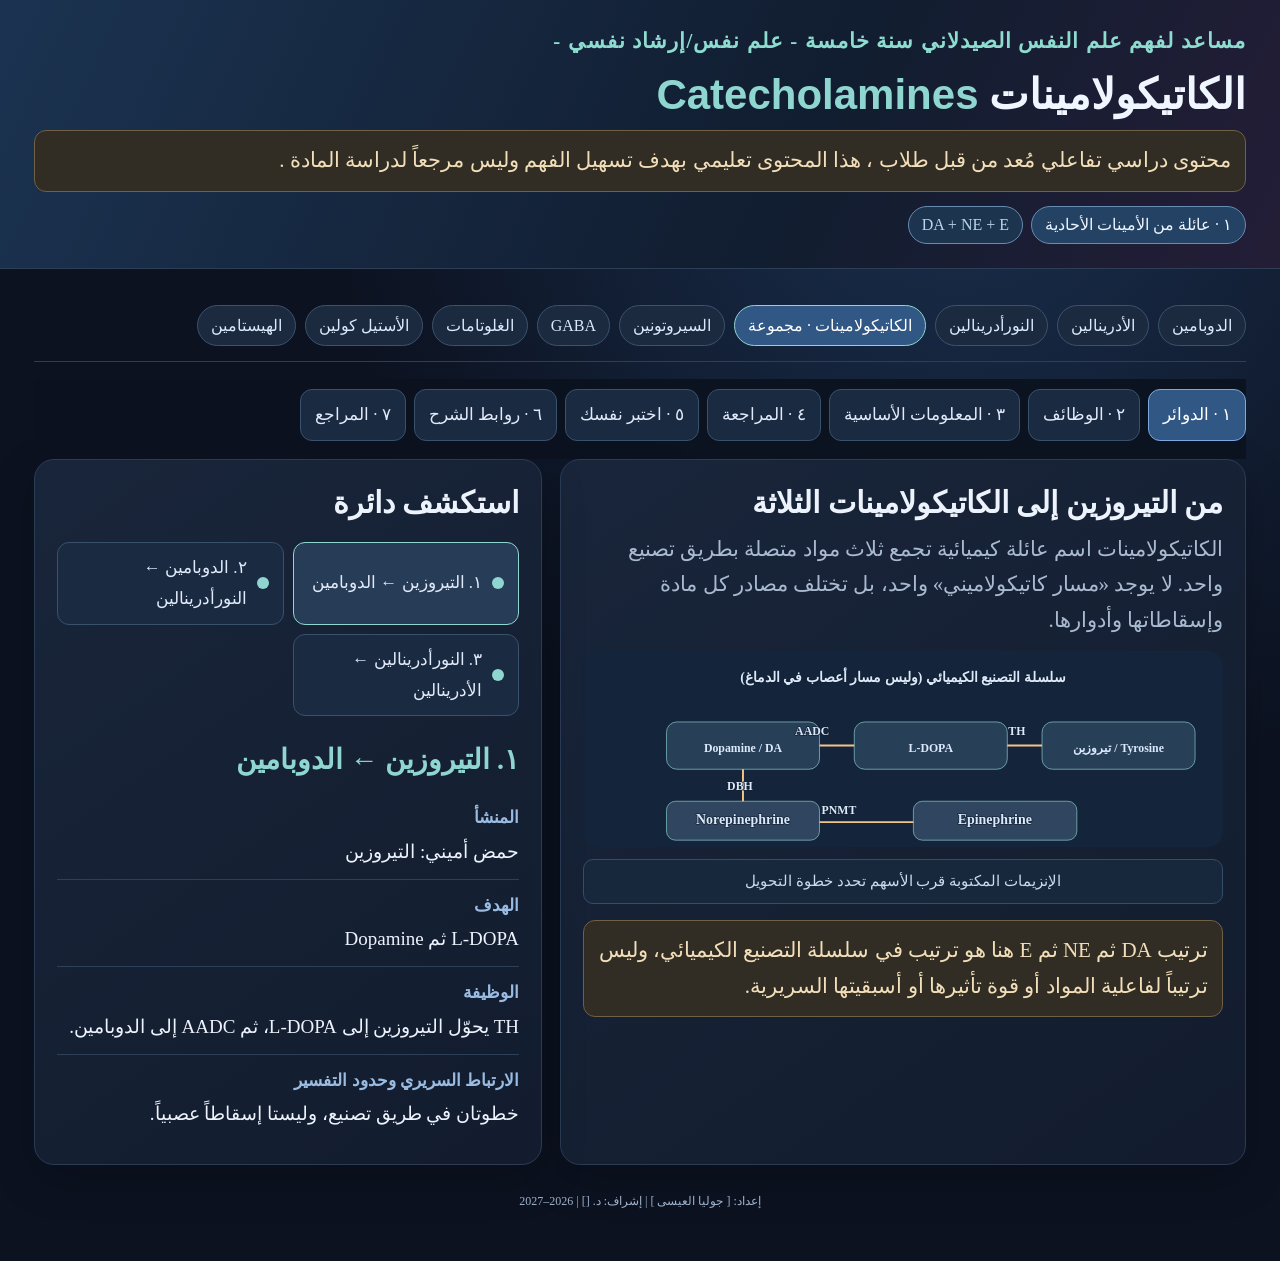
<file: catecholamines.html>
<!doctype html>

<html dir="rtl" lang="ar">
  <head>
    <meta charset="utf-8" />
    <meta content="width=device-width,initial-scale=1" name="viewport" />
    <meta content="dark" name="color-scheme" />
    <title>الكاتيكولامينات | مساعد علم النفس الصيدلاني</title>
    <link href="./style.css" rel="stylesheet" />
    <link href="./atlas.css" rel="stylesheet" />
  </head>
  <body style="--nt-accent: #8fd6d0">
    <header>
      <div class="shell">
        <div class="eyebrow">
          مساعد لفهم علم النفس الصيدلاني سنة خامسة - علم نفس/إرشاد نفسي -
        </div>
        <h1>
          الكاتيكولامينات
          <span class="ltr" style="color: #8fd6d0">Catecholamines</span>
        </h1>
        <div class="note">
          محتوى دراسي تفاعلي مُعد من قبل طلاب ، هذا المحتوى تعليمي بهدف تسهيل
          الفهم وليس مرجعاً لدراسة المادة .
        </div>
        <div class="nt-classification">
          <span class="nt-tag">١ · عائلة من الأمينات الأحادية</span
          ><span class="nt-tag muted-tag">DA + NE + E</span>
        </div>
      </div>
    </header>
    <main class="shell">
      <nav aria-label="التنقل بين النواقل العصبية" class="nt-nav">
        <a class="nt-navlink" href="./index.html">الدوبامين</a
        ><a class="nt-navlink" href="./epinephrine.html">الأدرينالين</a
        ><a class="nt-navlink" href="./norepinephrine.html">النورأدرينالين</a
        ><a aria-current="page" class="nt-navlink" href="./catecholamines.html"
          >الكاتيكولامينات · مجموعة</a
        ><a class="nt-navlink" href="./serotonin.html">السيروتونين</a
        ><a class="nt-navlink" href="./gaba.html">GABA</a
        ><a class="nt-navlink" href="./glutamate.html">الغلوتامات</a
        ><a class="nt-navlink" href="./acetylcholine.html">الأستيل كولين</a
        ><a class="nt-navlink" href="./histamine.html">الهيستامين</a>
      </nav>
      <nav aria-label="أقسام النورأدرينالين" class="tabs">
        <a aria-current="page" class="tab" data-tab="circuits" href="#circuits"
          >١ · الدوائر</a
        ><a
          aria-current="false"
          class="tab"
          data-tab="functions"
          href="#functions"
          >٢ · الوظائف</a
        ><a aria-current="false" class="tab" data-tab="basics" href="#basics"
          >٣ · المعلومات الأساسية</a
        ><a aria-current="false" class="tab" data-tab="review" href="#review"
          >٤ · المراجعة</a
        ><a aria-current="false" class="tab" data-tab="quiz" href="#quiz"
          >٥ · اختبر نفسك</a
        ><a aria-current="false" class="tab" data-tab="videos" href="#videos"
          >٦ · روابط الشرح</a
        ><a aria-current="false" class="tab" data-tab="sources" href="#sources"
          >٧ · المراجع</a
        >
      </nav>
      <section class="section active" id="circuits">
        <div class="grid">
          <div class="card">
            <h2>من التيروزين إلى الكاتيكولامينات الثلاثة</h2>
            <p class="small">
              الكاتيكولامينات اسم عائلة كيميائية تجمع ثلاث مواد متصلة بطريق
              تصنيع واحد. لا يوجد «مسار كاتيكولاميني» واحد، بل تختلف مصادر كل
              مادة وإسقاطاتها وأدوارها.
            </p>
            <div class="nt-map-scroll">
              <svg
                aria-label="مخطط تصنيع الكاتيكولامينات من التيروزين إلى الدوبامين والنورأدرينالين والأدرينالين"
                class="nt-figure nt-refined-figure"
                role="img"
                viewbox="0 0 920 282"
              >
                <rect fill="#14243a" height="282.0" rx="20" width="920"></rect>

                <g font-size="23" text-anchor="middle">
                  <rect
                    fill="#283f58"
                    height="68"
                    rx="15"
                    stroke="#86cac8"
                    width="220"
                    x="660"
                    y="102"
                  ></rect>
                  <text fill="#fff" x="770" y="145">Tyrosine / تيروزين</text>
                  <rect
                    fill="#283f58"
                    height="68"
                    rx="15"
                    stroke="#86cac8"
                    width="220"
                    x="390"
                    y="102"
                  ></rect>
                  <text fill="#fff" x="500" y="145">L-DOPA</text>
                  <rect
                    fill="#283f58"
                    height="68"
                    rx="15"
                    stroke="#86cac8"
                    width="220"
                    x="120"
                    y="102"
                  ></rect>
                  <text fill="#fff" x="230" y="145">Dopamine / DA</text>
                </g>
                <path
                  d="M660 136 L610 136 M390 136 L340 136"
                  stroke="#f3c487"
                  stroke-width="2.8"
                ></path>

                <rect
                  fill="#304660"
                  height="56"
                  rx="13"
                  stroke="#86cac8"
                  width="220"
                  x="120"
                  y="216"
                ></rect>

                <rect
                  fill="#304660"
                  height="56"
                  rx="13"
                  stroke="#86cac8"
                  width="235"
                  x="475"
                  y="216"
                ></rect>

                <path
                  d="M230 170 L230 216"
                  stroke="#f3c487"
                  stroke-width="2.8"
                ></path>

                <path
                  d="M340 246 L475 246"
                  stroke="#f3c487"
                  stroke-width="2.8"
                ></path>

                <text
                  fill="#e3f4f6"
                  font-size="24"
                  text-anchor="middle"
                  x="460"
                  y="44"
                >
                  سلسلة التصنيع الكيميائي (وليس مسار أعصاب في الدماغ)
                </text>
                <text fill="#b5d6ef" font-size="15" x="636" y="121">TH</text>
                <text fill="#b5d6ef" font-size="15" x="354" y="121">AADC</text>
                <text
                  fill="white"
                  font-size="22"
                  text-anchor="middle"
                  x="230"
                  y="249"
                >
                  Norepinephrine
                </text>
                <text
                  fill="white"
                  font-size="22"
                  text-anchor="middle"
                  x="592"
                  y="249"
                >
                  Epinephrine
                </text>
                <text fill="#b5d6ef" font-size="16" x="244" y="200">DBH</text>
                <text fill="#b5d6ef" font-size="16" x="393" y="234">PNMT</text>
              </svg>
            </div>
            <p class="nt-figure-caption">
              الإنزيمات المكتوبة قرب الأسهم تحدد خطوة التحويل
            </p>
            <div class="note">
              ترتيب DA ثم NE ثم E هنا هو ترتيب في سلسلة التصنيع الكيميائي، وليس
              ترتيباً لفاعلية المواد أو قوة تأثيرها أو أسبقيتها السريرية.
            </div>
          </div>
          <div class="card">
            <h2>استكشف دائرة</h2>
            <div class="path-buttons" id="circuitButtons"></div>
            <div aria-live="polite" id="circuitDetails"></div>
          </div>
        </div>
      </section>
      <section class="section" id="functions">
        <div class="card">
          <h2>كيف تختلف الكاتيكولامينات الثلاثة؟</h2>
          <p class="muted">
            اختر منطقة، أو ابحث عن وظيفة أو مصطلح. مستويات الدليل تقريبية للتعلم
            وليست مقياساً رسمياً لجودة الأدلة.
          </p>
          <div class="region-toolbar">
            <input
              aria-label="بحث في المناطق"
              class="search"
              id="regionSearch"
              placeholder="ابحث عن منطقة أو وظيفة"
            />
            <div class="actions" id="regionFilters"></div>
            <button class="ghost" id="expandAll">توسيع الكل</button
            ><button class="ghost" id="collapseAll">طي الكل</button>
          </div>
          <div class="small" id="regionCount"></div>
          <div class="region-list" id="regionList"></div>
        </div>
        <div class="card" style="margin-top: 18px">
          <h2>فهم الوظائف: الآلية ثم المثال</h2>
          <p class="muted">
            التفسير هنا يركز على ما يحدث، ولماذا يحدث، وما حدود التعميم. لا تعني
            مشاركة ناقل في وظيفة أنه المسؤول الوحيد عنها.
          </p>
          <div class="function-explain">
            <h3>١. الدوبامين (DA)</h3>
            <p>
              يُنتَج في مجموعات عصبية منها VTA وSNc، ويسهم في الحركة والتعلم
              والدافعية وتنظيم البرولاكتين. وهو أيضاً المادة السابقة مباشرة
              لتصنيع النورأدرينالين في خلايا محددة.
            </p>
          </div>
          <div class="function-explain">
            <h3>٢. النورأدرينالين (NE)</h3>
            <p>
              يُنتَج في عصبونات مركزية أهمها الموضع الأزرق، ويسهم في اليقظة
              والانتباه والتكيف مع الضغط. وتفرزه أيضاً نهايات كثير من الأعصاب
              الودية المحيطية.
            </p>
          </div>
          <div class="function-explain">
            <h3>٣. الأدرينالين (E)</h3>
            <p>
              يُفرَز في المقام الأول إلى الدم من لب الغدة الكظرية، وله تأثيرات
              مهمة في القلب والقصبات والأوعية والاستقلاب. وتوجد عصبونات
              أدرينالينية مركزية قليلة.
            </p>
          </div>
          <div class="function-explain">
            <h3>٤. ما الذي يجمع الثلاثة؟</h3>
            <p>
              كلها أمينات أحادية من نوع الكاتيكولامينات، مشتقة من التيروزين؛ لكن
              اختلاف موضع الإفراز والمستقبل والأنسجة يجعل آثارها غير متطابقة.
            </p>
          </div>
          <div class="function-explain">
            <h3>٥. لماذا ليست الكاتيكولامينات ناقلاً رابعاً؟</h3>
            <p>
              لأن كلمة كاتيكولامينات اسم فئة تضم المواد الثلاث، لا اسم جزيء
              إضافي يفرزه العصبون.
            </p>
          </div>
        </div>
      </section>
      <section class="section" id="basics">
        <div class="twocol">
          <div class="card">
            <h2>التصنيف العلمي</h2>
            <p>
              <b>الناقل العصبي:</b> مادة كيميائية تطلقها الخلية العصبية لتؤثر في
              مستقبلات خلايا أخرى.
            </p>
            <p>
              <b>الأمينات الأحادية (Monoamines):</b> فئة تضم الدوبامين
              والنورأدرينالين والأدرينالين والسيروتونين والهيستامين.
            </p>
            <p>
              <b>الكاتيكولامينات (Catecholamines):</b> فئة أصغر داخل الأمينات
              الأحادية تضم فقط DA وNE وE.
            </p>
            <p>
              <b>الببتيدات العصبية:</b> مواد مكوّنة من سلاسل أحماض أمينية، مثل
              المادة P والإندورفينات؛ ولا ينتمي أي ناقل من الثمانية الموجودة
              حالياً إلى هذه الفئة.
            </p>
          </div>
          <div class="card">
            <h2>لماذا هذا التصنيف مهم؟</h2>
            <p>
              يساعد على معرفة طرق التصنيع والاستقلاب، لكنه لا يخبرنا وحده هل
              المادة تنشّط أم تثبّط: ذلك يعتمد على المستقبل والدائرة.
            </p>
            <div class="note">
              <b>ترقيم العائلات المقترح:</b> ١ أمينات أحادية، ٢ أحماض أمينية
              ومشتقاتها، ٣ ببتيدات عصبية، ٤ أستيل كولين (فئة صغيرة مستقلة).
              الرقم تعليمي وليس معياراً عالمياً ثابتاً.
            </div>
            <p>راجع صفحة كل مادة لفهم منشئها ومساراتها ومستقبلاتها.</p>
          </div>
        </div>
      </section>
      <section class="section" id="review">
        <div class="card">
          <h2>خريطة مراجعة الوظائف والنواقل المشاركة</h2>
          <div class="domains">
            <div class="domain">
              <h3>الدوبامين</h3>
              <div class="tiny">المصدر: VTA وSNc وتحت المهاد</div>
              <p>الحركة والمكافأة والتنظيم الهرموني</p>
            </div>
            <div class="domain">
              <h3>النورأدرينالين</h3>
              <div class="tiny">
                المصدر: LC ومجموعات جذع الدماغ؛ الأعصاب الودية
              </div>
              <p>الانتباه واليقظة والتنظيم الودي</p>
            </div>
            <div class="domain">
              <h3>الأدرينالين</h3>
              <div class="tiny">المصدر: لب الغدة الكظرية وC1–C3</div>
              <p>استجابة الضغط الهرمونية وتنظيم ذاتي محدود مركزياً</p>
            </div>
          </div>
        </div>
      </section>
      <section class="section" id="quiz">
        <div class="card" style="max-width: 850px; margin: auto">
          <h2>اختبر نفسك</h2>
          <p class="small" id="progress"></p>
          <div class="question" id="question"></div>
          <div id="answers"></div>
          <p aria-live="polite" class="feedback" id="feedback"></p>
          <button class="solid hidden" id="next">السؤال التالي</button
          ><button class="ghost hidden" id="restart">إعادة الاختبار</button>
        </div>
      </section>
      <section class="section" id="videos">
        <div class="card">
          <h2>روابط يوتيوب للشرح</h2>
          <p>
            للمراجعة المصوّرة ابحث عن Catecholamine synthesis and differences
            بين الدوبامين والنورأدرينالين والأدرينالين.
          </p>
          <p>
            <a
              dir="ltr"
              href="https://www.youtube.com/results?search_query=catecholamine+synthesis+dopamine+norepinephrine+epinephrine"
              rel="noopener noreferrer"
              target="_blank"
              >https://www.youtube.com/results?search_query=catecholamine+synthesis+dopamine+norepinephrine+epinephrine</a
            >
          </p>
        </div>
      </section>
      <section class="section" id="sources">
        <div class="card">
          <h2>المراجع العلمية</h2>
          <p class="muted">
            المصادر العلمية المعتمدة للوظائف الأساسية؛ التفاصيل الناشئة والأبحاث
            البشرية مقابل الحيوانية تتفاوت في قوة الدليل.
          </p>
          <ol class="sources">
            <li>
              <a
                href="https://www.ncbi.nlm.nih.gov/books/NBK11035/"
                rel="noopener noreferrer"
                target="_blank"
                >The Biogenic Amines — NCBI</a
              >
            </li>
            <li>
              <a
                href="https://www.ncbi.nlm.nih.gov/books/NBK10960/"
                rel="noopener noreferrer"
                target="_blank"
                >Two Major Categories of Neurotransmitters — NCBI</a
              >
            </li>
            <li>
              <a
                href="https://www.ncbi.nlm.nih.gov/books/NBK27988/"
                rel="noopener noreferrer"
                target="_blank"
                >Biosynthesis of Catecholamines — NCBI</a
              >
            </li>
          </ol>
        </div>
      </section>
      <footer class="foot">
        إعداد: [ جوليا العيسى ] | إشراف: د. [] | 2026–2027
      </footer>
    </main>
    <script defer="" src="./atlas.js"></script>
    <script id="ntData" type="application/json">
      {
        "circuits": [
          [
            "١. التيروزين ← الدوبامين",
            "حمض أميني: التيروزين",
            "L-DOPA ثم Dopamine",
            "TH يحوّل التيروزين إلى L-DOPA، ثم AADC إلى الدوبامين.",
            "خطوتان في طريق تصنيع، وليستا إسقاطاً عصبياً."
          ],
          [
            "٢. الدوبامين ← النورأدرينالين",
            "Dopamine",
            "Norepinephrine",
            "الإنزيم DBH يحوّل الدوبامين إلى النورأدرينالين في الخلايا التي تعبّر عنه.",
            "لا تقوم كل خلية دوبامينية بهذه الخطوة."
          ],
          [
            "٣. النورأدرينالين ← الأدرينالين",
            "Norepinephrine",
            "Epinephrine",
            "يحوّل إنزيم PNMT النورأدرينالين إلى الأدرينالين؛ وتبرز هذه الخطوة في لب الغدة الكظرية.",
            "هذه سلسلة تخليق كيميائية وليست ترتيب مسارات داخل الدماغ."
          ]
        ],
        "regions": [
          [
            "الدوبامين",
            "DA",
            "المكافأة",
            "ينظم التعلم والدافعية والحركة بحسب النظام العصبي.",
            "أحد أفراد عائلة الكاتيكولامينات.",
            "راسخ"
          ],
          [
            "النورأدرينالين",
            "NE",
            "اليقظة",
            "تسهم شبكاته في اليقظة والانتباه والاستجابة للمثيرات.",
            "ينتمي إلى الكاتيكولامينات.",
            "راسخ"
          ],
          [
            "الأدرينالين",
            "E",
            "الهرمونات",
            "تفرزه خلايا لب الغدة الكظرية غالباً إلى الدم؛ وتوجد عصبونات مركزية محدودة.",
            "تختلف وظيفة الهرمون عن دور الناقل العصبي.",
            "راسخ"
          ]
        ],
        "quiz": [
          [
            "أي المواد التالية من الكاتيكولامينات؟",
            [
              "الدوبامين والنورأدرينالين والأدرينالين",
              "السيروتونين وGABA",
              "الأستيل كولين والغلوتامات"
            ],
            0,
            "الكاتيكولامينات هي DA وNE وE."
          ],
          [
            "هل الكاتيكولامينات اسم ناقل منفرد؟",
            ["نعم", "لا، اسم عائلة"],
            1,
            "إنه تصنيف كيميائي للمواد الثلاث."
          ],
          [
            "ما الترتيب الصحيح للتصنيع؟",
            ["NE ثم DA ثم E", "DA ثم NE ثم E"],
            1,
            "في الخلايا التي تمتلك الإنزيمات المناسبة، DA يسبق NE الذي يسبق E."
          ],
          [
            "ما الإنزيم الأخير لتكوين الأدرينالين؟",
            ["PNMT", "ChAT", "MAO"],
            0,
            "PNMT يحول NE إلى E."
          ]
        ]
      }
    </script>
  </body>
</html>
</file>
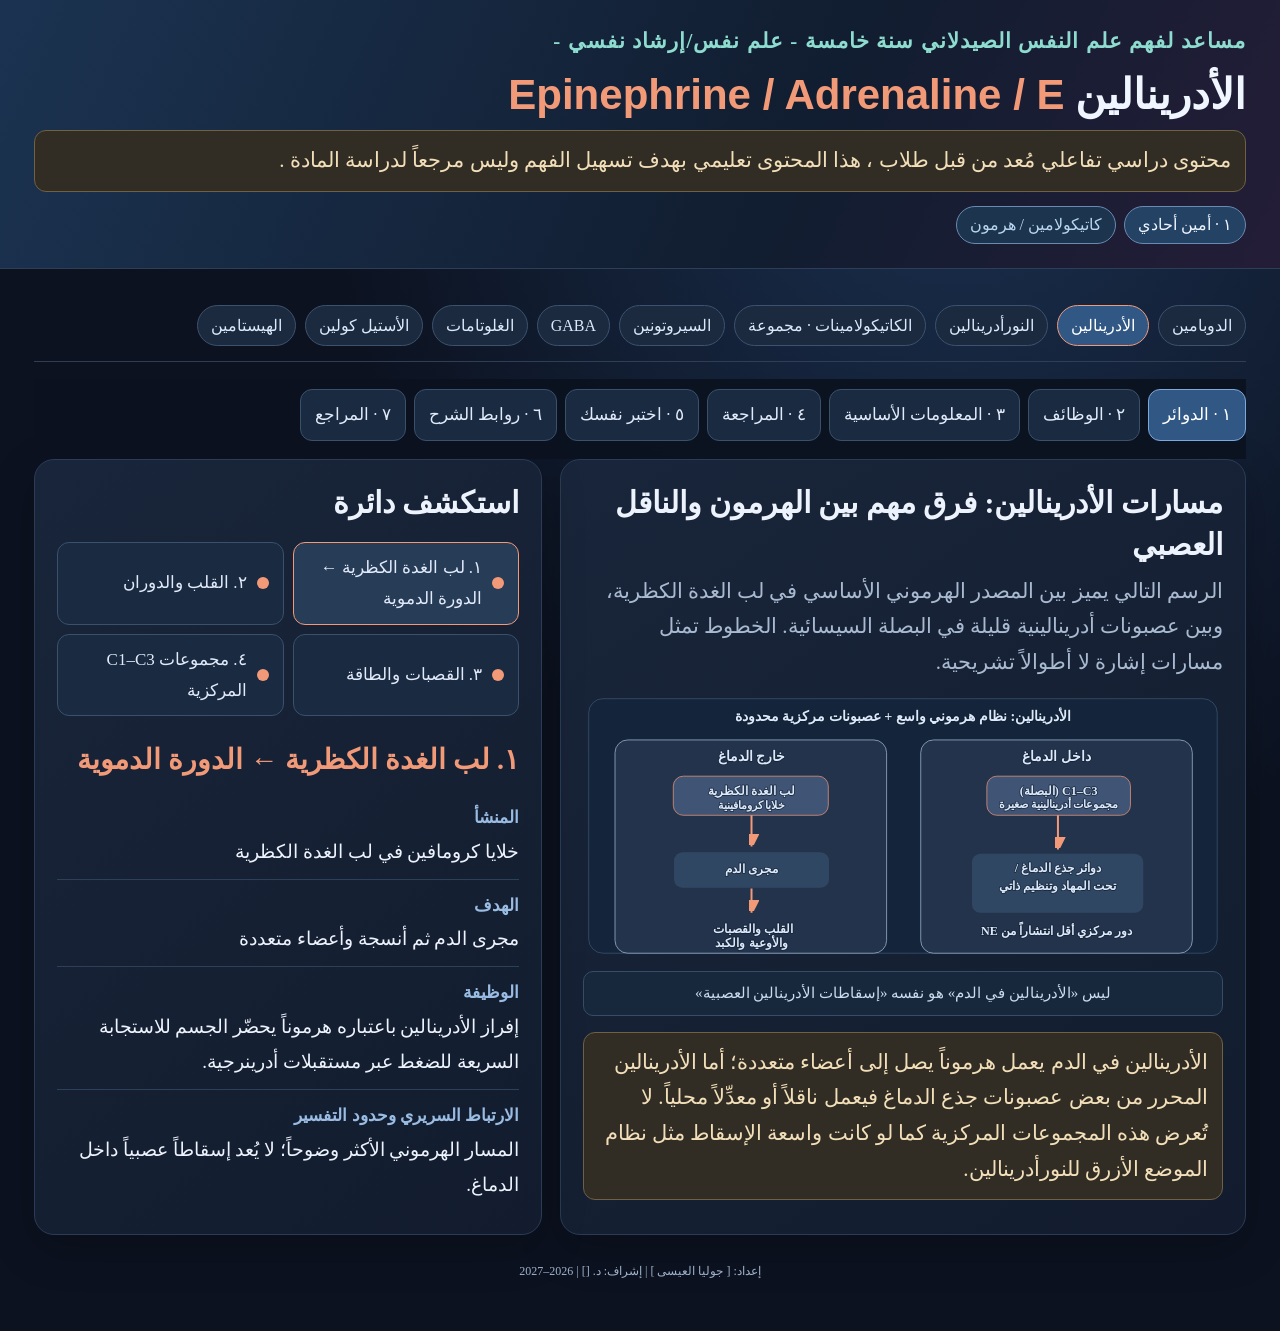
<file: epinephrine.html>
<!doctype html>

<html dir="rtl" lang="ar">
  <head>
    <meta charset="utf-8" />
    <meta content="width=device-width,initial-scale=1" name="viewport" />
    <meta content="dark" name="color-scheme" />
    <title>الأدرينالين | مساعد علم النفس الصيدلاني</title>
    <link href="./style.css" rel="stylesheet" />
    <link href="./atlas.css" rel="stylesheet" />
  </head>
  <body style="--nt-accent: #f29a78">
    <header>
      <div class="shell">
        <div class="eyebrow">
          مساعد لفهم علم النفس الصيدلاني سنة خامسة - علم نفس/إرشاد نفسي -
        </div>
        <h1>
          الأدرينالين
          <span class="ltr" style="color: #f29a78"
            >Epinephrine / Adrenaline / E</span
          >
        </h1>
        <div class="note">
          محتوى دراسي تفاعلي مُعد من قبل طلاب ، هذا المحتوى تعليمي بهدف تسهيل
          الفهم وليس مرجعاً لدراسة المادة .
        </div>
        <div class="nt-classification">
          <span class="nt-tag">١ · أمين أحادي</span
          ><span class="nt-tag muted-tag">كاتيكولامين / هرمون</span>
        </div>
      </div>
    </header>
    <main class="shell">
      <nav aria-label="التنقل بين النواقل العصبية" class="nt-nav">
        <a class="nt-navlink" href="./index.html">الدوبامين</a
        ><a aria-current="page" class="nt-navlink" href="./epinephrine.html"
          >الأدرينالين</a
        ><a class="nt-navlink" href="./norepinephrine.html">النورأدرينالين</a
        ><a class="nt-navlink" href="./catecholamines.html"
          >الكاتيكولامينات · مجموعة</a
        ><a class="nt-navlink" href="./serotonin.html">السيروتونين</a
        ><a class="nt-navlink" href="./gaba.html">GABA</a
        ><a class="nt-navlink" href="./glutamate.html">الغلوتامات</a
        ><a class="nt-navlink" href="./acetylcholine.html">الأستيل كولين</a
        ><a class="nt-navlink" href="./histamine.html">الهيستامين</a>
      </nav>
      <nav aria-label="أقسام النورأدرينالين" class="tabs">
        <a aria-current="page" class="tab" data-tab="circuits" href="#circuits"
          >١ · الدوائر</a
        ><a
          aria-current="false"
          class="tab"
          data-tab="functions"
          href="#functions"
          >٢ · الوظائف</a
        ><a aria-current="false" class="tab" data-tab="basics" href="#basics"
          >٣ · المعلومات الأساسية</a
        ><a aria-current="false" class="tab" data-tab="review" href="#review"
          >٤ · المراجعة</a
        ><a aria-current="false" class="tab" data-tab="quiz" href="#quiz"
          >٥ · اختبر نفسك</a
        ><a aria-current="false" class="tab" data-tab="videos" href="#videos"
          >٦ · روابط الشرح</a
        ><a aria-current="false" class="tab" data-tab="sources" href="#sources"
          >٧ · المراجع</a
        >
      </nav>
      <section class="section active" id="circuits">
        <div class="grid">
          <div class="card">
            <h2>مسارات الأدرينالين: فرق مهم بين الهرمون والناقل العصبي</h2>
            <p class="small">
              الرسم التالي يميز بين المصدر الهرموني الأساسي في لب الغدة الكظرية،
              وبين عصبونات أدرينالينية قليلة في البصلة السيسائية. الخطوط تمثل
              مسارات إشارة لا أطوالاً تشريحية.
            </p>
            <div class="nt-map-scroll">
              <svg
                aria-label="مخطط للأدرينالين يميز الخلايا الكظرية عن العصبونات الأدرينالينية في جذع الدماغ"
                class="nt-figure nt-refined-figure"
                role="img"
                viewbox="0 0 900 374"
              >
                <defs>
                  <marker
                    id="epArr"
                    markerheight="5.5"
                    markerwidth="5.5"
                    orient="auto"
                    refx="6.4"
                    refy="4.0"
                  >
                    <path d="M0 0 L10 5 L0 10 Z" fill="#f29a78"></path>
                  </marker>
                </defs>
                <rect
                  fill="#14243a"
                  height="358.0"
                  rx="20"
                  stroke="#3c5774"
                  width="884"
                  x="8"
                  y="8"
                ></rect>

                <rect
                  fill="#23334c"
                  height="300"
                  rx="18"
                  stroke="#a5bfd8"
                  width="382"
                  x="475"
                  y="66"
                ></rect>

                <rect
                  fill="#405576"
                  height="55"
                  rx="14"
                  stroke="#f29a78"
                  width="202"
                  x="568"
                  y="117"
                ></rect>

                <path
                  d="M668 172 L668 220"
                  fill="none"
                  marker-end="url(#epArr)"
                  stroke="#f29a78"
                  stroke-width="2.8"
                ></path>
                <rect
                  fill="#304763"
                  height="83"
                  rx="12"
                  width="241"
                  x="547"
                  y="226"
                ></rect>

                <rect
                  fill="#23334c"
                  height="300"
                  rx="18"
                  stroke="#a5bfd8"
                  width="382"
                  x="45"
                  y="66"
                ></rect>

                <rect
                  fill="#405576"
                  height="55"
                  rx="14"
                  stroke="#f29a78"
                  width="218"
                  x="127"
                  y="117"
                ></rect>

                <path
                  d="M237 172 L237 216"
                  fill="none"
                  marker-end="url(#epArr)"
                  stroke="#f29a78"
                  stroke-width="2.8"
                ></path>
                <rect
                  fill="#304763"
                  height="50"
                  rx="12"
                  width="218"
                  x="128"
                  y="224"
                ></rect>

                <path
                  d="M237 275 L237 309"
                  fill="none"
                  marker-end="url(#epArr)"
                  stroke="#f29a78"
                  stroke-width="2.8"
                ></path>

                <text
                  fill="#f6e1d7"
                  font-size="25"
                  text-anchor="middle"
                  x="450"
                  y="39"
                >
                  الأدرينالين: نظام هرموني واسع + عصبونات مركزية محدودة
                </text>
                <text
                  fill="#f7d3c4"
                  font-size="22"
                  text-anchor="middle"
                  x="666"
                  y="96"
                >
                  داخل الدماغ
                </text>
                <text
                  fill="white"
                  font-size="19"
                  text-anchor="middle"
                  x="669"
                  y="143"
                >
                  C1–C3 (البصلة)
                </text>
                <text
                  fill="#d7e8fa"
                  font-size="14"
                  text-anchor="middle"
                  x="669"
                  y="162"
                >
                  مجموعات أدرينالينية صغيرة
                </text>
                <text
                  fill="white"
                  font-size="17"
                  text-anchor="middle"
                  x="668"
                  y="252"
                >
                  دوائر جذع الدماغ /
                </text>
                <text
                  fill="white"
                  font-size="17"
                  text-anchor="middle"
                  x="668"
                  y="277"
                >
                  تحت المهاد وتنظيم ذاتي
                </text>
                <text
                  fill="#cee0f4"
                  font-size="16"
                  text-anchor="middle"
                  x="666"
                  y="340"
                >
                  دور مركزي أقل انتشاراً من NE
                </text>
                <text
                  fill="#f7d3c4"
                  font-size="22"
                  text-anchor="middle"
                  x="237"
                  y="96"
                >
                  خارج الدماغ
                </text>
                <text
                  fill="white"
                  font-size="20"
                  text-anchor="middle"
                  x="237"
                  y="144"
                >
                  لب الغدة الكظرية
                </text>
                <text
                  fill="#d7e8fa"
                  font-size="14"
                  text-anchor="middle"
                  x="237"
                  y="163"
                >
                  خلايا كرومافينية
                </text>
                <text
                  fill="white"
                  font-size="19"
                  text-anchor="middle"
                  x="237"
                  y="253"
                >
                  مجرى الدم
                </text>
                <text
                  fill="#cee0f4"
                  font-size="16"
                  text-anchor="middle"
                  x="237"
                  y="338"
                >
                  <tspan dy="0" x="237">القلب والقصبات</tspan>
                  <tspan dy="19" x="237">والأوعية والكبد</tspan>
                </text>
              </svg>
            </div>
            <p class="nt-figure-caption">
              ليس «الأدرينالين في الدم» هو نفسه «إسقاطات الأدرينالين العصبية»
            </p>
            <div class="note">
              الأدرينالين في الدم يعمل هرموناً يصل إلى أعضاء متعددة؛ أما
              الأدرينالين المحرر من بعض عصبونات جذع الدماغ فيعمل ناقلاً أو
              معدِّلاً محلياً. لا تُعرض هذه المجموعات المركزية كما لو كانت واسعة
              الإسقاط مثل نظام الموضع الأزرق للنورأدرينالين.
            </div>
          </div>
          <div class="card">
            <h2>استكشف دائرة</h2>
            <div class="path-buttons" id="circuitButtons"></div>
            <div aria-live="polite" id="circuitDetails"></div>
          </div>
        </div>
      </section>
      <section class="section" id="functions">
        <div class="card">
          <h2>وظائف الأدرينالين بحسب مكان تأثيره</h2>
          <p class="muted">
            اختر منطقة، أو ابحث عن وظيفة أو مصطلح. مستويات الدليل تقريبية للتعلم
            وليست مقياساً رسمياً لجودة الأدلة.
          </p>
          <div class="region-toolbar">
            <input
              aria-label="بحث في المناطق"
              class="search"
              id="regionSearch"
              placeholder="ابحث عن منطقة أو وظيفة"
            />
            <div class="actions" id="regionFilters"></div>
            <button class="ghost" id="expandAll">توسيع الكل</button
            ><button class="ghost" id="collapseAll">طي الكل</button>
          </div>
          <div class="small" id="regionCount"></div>
          <div class="region-list" id="regionList"></div>
        </div>
        <div class="card" style="margin-top: 18px">
          <h2>فهم الوظائف: الآلية ثم المثال</h2>
          <p class="muted">
            التفسير هنا يركز على ما يحدث، ولماذا يحدث، وما حدود التعميم. لا تعني
            مشاركة ناقل في وظيفة أنه المسؤول الوحيد عنها.
          </p>

          <div class="function-explain">
            <h3>١. الاستجابة السريعة للضغط الجسدي</h3>
            <p>
              عندما ينشط الجهاز الودي، تستقبل خلايا لب الغدة الكظرية إشارة عصبية
              كولينية، فتفرز الأدرينالين إلى الدم. يصل الهرمون بعدها إلى أعضاء
              متعددة ويُهيّئ الجسم للاستجابة السريعة.
            </p>
            <p class="example">
              <b>مثال:</b> عند التعرض لموقف مخيف قد يتسارع النبض وتتغير كمية
              الدم المتدفقة إلى العضلات. هذا لا يعني أن كل تغير ناجم عن
              الأدرينالين وحده.
            </p>
          </div>
          <div class="function-explain">
            <h3>٢. القلب والضغط الدموي</h3>
            <p>
              تنشيط مستقبلات β1 في القلب يزيد معدل النبض وقوة الانقباض عادةً.
              أما ضغط الدم فيتحدد أيضاً بتأثيرات الأدرينالين المختلفة على
              الأوعية: تضييق عبر α1 أو توسع في بعض الأنسجة عبر β2.
            </p>
            <p class="example">
              <b>مثال:</b> لا يصح القول إن الأدرينالين يرفع ضغط الدم بالطريقة
              نفسها لدى الجميع وفي كل جرعة.
            </p>
          </div>
          <div class="function-explain">
            <h3>٣. القصبات والتنفس</h3>
            <p>
              تنشيط مستقبلات β2 في العضلات الملساء للقصبات يساعد على إرخائها
              وتوسيع مجرى الهواء.
            </p>
            <p class="example">
              <b>مثال:</b> يشترك هذا المبدأ في تفسير عمل الإبينفرين في التأق،
              إلى جانب تأثيرات أخرى مهمة.
            </p>
          </div>
          <div class="function-explain">
            <h3>٤. الطاقة والاستقلاب</h3>
            <p>
              يساعد الأدرينالين أثناء التوتر الجسدي على تعبئة مصادر الطاقة عبر
              زيادة تحلل الغليكوجين وتحفيز عمليات استقلابية أخرى وفق النسيج
              والحالة.
            </p>
            <p class="example">
              <b>مثال:</b> يمكن أن يزداد توفر الغلوكوز لمواجهة حاجة الجسم
              السريعة للطاقة.
            </p>
          </div>
          <div class="function-explain">
            <h3>٥. الإشارة العصبية المركزية</h3>
            <p>
              توجد مجموعات عصبية أدرينالينية محدودة في البصلة السيسائية (C1–C3).
              تتصل بدوائر تنظيم الوظائف الذاتية والضغط، لكن دورها وحجم انتشارها
              أقل من النظام النورأدريناليني المركزي.
            </p>
            <p class="example">
              <b>مثال:</b> الأدرينالين هرمون أساسي في الدم، لكنه ليس أحد النواقل
              المركزية واسعة الانتشار على نحو شبيه بالسيروتونين أو
              النورأدرينالين.
            </p>
          </div>
          <div class="function-explain">
            <h3>٦. علاقته بالأدوية والممارسة السريرية</h3>
            <p>
              الإبينفرين دواء إسعافي أساسي في التأق، لأنه يمكن أن يدعم الدوران
              ويعالج التقبض القصبي عبر مستقبلات أدرينرجية متعددة. تختلف
              الاستعمالات والجرعات باختلاف الحالة الطبية.
            </p>
            <p class="example">
              <b>مثال:</b> هذا الشرح تعليمي لفهم المستقبلات، وليس تعليمات علاجية
              أو وصفاً للجرعات.
            </p>
          </div>
        </div>
      </section>
      <section class="section" id="basics">
        <div class="twocol">
          <div class="card">
            <h2>بطاقة تعريفية</h2>
            <div class="statgrid">
              <div class="stat"><b>E / EPI</b>الاختصار</div>
              <div class="stat"><b>Epinephrine</b>الاسم العلمي الآخر</div>
              <div class="stat"><b>كاتيكولامين</b>عائلة أمينات أحادية</div>
            </div>
            <h3>أين يُنتج أساساً؟</h3>
            <p>
              في خلايا الكرومافين بلب الغدة الكظرية؛ وتوجد أيضاً مجموعات عصبية
              أدرينالينية قليلة في جذع الدماغ، ولا سيما البصلة السيسائية.
            </p>
            <h3>هل هو ناقل عصبي أم هرمون؟</h3>
            <p>
              كلاهما بحسب مكان الإفراز. إفرازه في الدم من الغدة الكظرية يعني أنه
              <b>هرمون</b>، بينما الإفراز من عصبونات مركزية محدودة يمثل
              <b>إشارة عصبية</b>.
            </p>
          </div>
          <div class="card">
            <h2>المستقبلات والتصنيع</h2>
            <h3>المستقبلات</h3>
            <p>
              مستقبلات أدرينرجية α1 وα2 وβ1 وβ2 وβ3، وجميعها مقترنة ببروتينات G،
              لكن تأثيرها يختلف باختلاف العضو والنسج.
            </p>
            <h3>التصنيع</h3>
            <p>
              <span class="ltr"
                >Tyrosine → L-DOPA → Dopamine → Norepinephrine →
                Epinephrine</span
              >. يحوّل إنزيم <b>PNMT</b> النورأدرينالين إلى الأدرينالين، ولا
              سيما في لب الغدة الكظرية.
            </p>
            <h3>إنهاء التأثير</h3>
            <p>
              تشارك عمليات القبط والاستقلاب بواسطة الإنزيمين COMT وMAO في تنظيم
              الكاتيكولامينات؛ وتختلف التفاصيل بين الدم والأنسجة والمشابك.
            </p>
            <div class="note">
              لا يُساوى الأدرينالين بالنورأدرينالين: يتشاركان كثيراً من
              المستقبلات لكن يختلفان في مصادر الإفراز وانتشار التأثير.
            </div>
          </div>
        </div>
      </section>
      <section class="section" id="review">
        <div class="card">
          <h2>خريطة مراجعة الوظائف والنواقل المشاركة</h2>
          <div class="domains">
            <div class="domain">
              <h3>الاستجابة للضغط</h3>
              <div class="tiny">المكان / المستقبل: لب الغدة الكظرية ← الدم</div>
              <p>تأثير هرموني واسع</p>
            </div>
            <div class="domain">
              <h3>القلب</h3>
              <div class="tiny">المكان / المستقبل: β1</div>
              <p>زيادة معدل وقوة الانقباض</p>
            </div>
            <div class="domain">
              <h3>القصبات</h3>
              <div class="tiny">المكان / المستقبل: β2</div>
              <p>التوسع القصبي</p>
            </div>
            <div class="domain">
              <h3>الأوعية</h3>
              <div class="tiny">المكان / المستقبل: α1 وβ2</div>
              <p>تأثير يختلف حسب المستقبل</p>
            </div>
            <div class="domain">
              <h3>الاستقلاب</h3>
              <div class="tiny">المكان / المستقبل: الكبد والعضلات</div>
              <p>تعبئة الطاقة</p>
            </div>
            <div class="domain">
              <h3>الإشارات المركزية</h3>
              <div class="tiny">المكان / المستقبل: C1–C3 بالبصلة</div>
              <p>تعديل التنظيم الذاتي</p>
            </div>
          </div>
        </div>
      </section>
      <section class="section" id="quiz">
        <div class="card" style="max-width: 850px; margin: auto">
          <h2>اختبر نفسك</h2>
          <p class="small" id="progress"></p>
          <div class="question" id="question"></div>
          <div id="answers"></div>
          <p aria-live="polite" class="feedback" id="feedback"></p>
          <button class="solid hidden" id="next">السؤال التالي</button
          ><button class="ghost hidden" id="restart">إعادة الاختبار</button>
        </div>
      </section>
      <section class="section" id="videos">
        <div class="card">
          <h2>روابط يوتيوب للشرح</h2>
          <p>
            للبحث عن شرح إضافي: الفرق بين Epinephrine وNorepinephrine، ودور
            الغدة الكظرية والمستقبلات الأدرينرجية. لا يغني الفيديو عن المراجع
            العلمية.
          </p>
          <p>
            <a
              dir="ltr"
              href="https://www.youtube.com/results?search_query=epinephrine+adrenaline+catecholamine+physiology"
              rel="noopener noreferrer"
              target="_blank"
              >https://www.youtube.com/results?search_query=epinephrine+adrenaline+catecholamine+physiology</a
            >
          </p>
        </div>
      </section>
      <section class="section" id="sources">
        <div class="card">
          <h2>المراجع العلمية</h2>
          <p class="muted">
            المصادر العلمية المعتمدة للوظائف الأساسية؛ التفاصيل الناشئة والأبحاث
            البشرية مقابل الحيوانية تتفاوت في قوة الدليل.
          </p>
          <ol class="sources">
            <li>
              <a
                href="https://www.ncbi.nlm.nih.gov/books/NBK507716/"
                rel="noopener noreferrer"
                target="_blank"
                >Physiology, Catecholamines — NCBI Bookshelf</a
              >
            </li>
            <li>
              <a
                href="https://www.ncbi.nlm.nih.gov/books/NBK11035/"
                rel="noopener noreferrer"
                target="_blank"
                >The Biogenic Amines — Neuroscience, NCBI</a
              >
            </li>
            <li>
              <a
                href="https://www.ncbi.nlm.nih.gov/books/NBK27988/"
                rel="noopener noreferrer"
                target="_blank"
                >Biosynthesis of Catecholamines — NCBI</a
              >
            </li>
            <li>
              <a
                href="https://www.ncbi.nlm.nih.gov/books/NBK26/"
                rel="noopener noreferrer"
                target="_blank"
                >The adrenal gland — NCBI</a
              >
            </li>
          </ol>
        </div>
      </section>
      <footer class="foot">
        إعداد: [ جوليا العيسى ] | إشراف: د. [] | 2026–2027
      </footer>
    </main>
    <script defer="" src="./atlas.js"></script>
    <script id="ntData" type="application/json">
      {
        "circuits": [
          [
            "١. لب الغدة الكظرية ← الدورة الدموية",
            "خلايا كرومافين في لب الغدة الكظرية",
            "مجرى الدم ثم أنسجة وأعضاء متعددة",
            "إفراز الأدرينالين باعتباره هرموناً يحضّر الجسم للاستجابة السريعة للضغط عبر مستقبلات أدرينرجية.",
            "المسار الهرموني الأكثر وضوحاً؛ لا يُعد إسقاطاً عصبياً داخل الدماغ."
          ],
          [
            "٢. القلب والدوران",
            "الأدرينالين المحمول بالدم",
            "مستقبلات α وβ في القلب والأوعية",
            "تعديل النبض وقوة التقلص وتوتر الأوعية؛ والنتيجة تعتمد على نوع المستقبل والجرعة والنسيج.",
            "تأثير α1 على الأوعية قد يختلف عن β2؛ لا تختزل العلاقة بعبارة واحدة."
          ],
          [
            "٣. القصبات والطاقة",
            "الأدرينالين المحمول بالدم",
            "مستقبلات β2 في القصبات، وأنسجة الاستقلاب",
            "إرخاء العضلات القصبية وتسهيل تعبئة الوقود أثناء الحاجة للطاقة.",
            "الآليات تتداخل مع تأثيرات الجهاز الودي ونواقل أخرى."
          ],
          [
            "٤. مجموعات C1–C3 المركزية",
            "عصبونات أدرينالينية قليلة في البصلة السيسائية",
            "دوائر التنظيم الذاتي في جذع الدماغ وتحت المهاد",
            "تُسهم في إشارات عصبية تتعلق بتنظيم الوظائف الحشوية والضغط.",
            "هذه ليست خريطة إسقاطات مركزية واسعة كتلك الخاصة بالموضع الأزرق."
          ]
        ],
        "regions": [
          [
            "لب الغدة الكظرية",
            "Adrenal medulla",
            "الهرمونات",
            "يُفرز الأدرينالين إلى الدم من خلايا الكرومافين بعد تنبيه عصبي ودي قبل عقدي يستخدم الأستيل كولين.",
            "أبرز مصدر للأدرينالين الهرموني.",
            "راسخ"
          ],
          [
            "القلب",
            "Heart",
            "الدوران",
            "يساعد تنشيط β1 على زيادة معدل القلب وقوة الانقباض.",
            "الاستجابة تعتمد على السياق الفيزيولوجي والدواء والجرعة.",
            "راسخ"
          ],
          [
            "القصبات",
            "Bronchi",
            "التنفس",
            "تنشيط β2 يرخي العضلات الملساء القصبية.",
            "أهمية سريرية واضحة ضمن التأثيرات الدوائية للأدرينالين.",
            "راسخ"
          ],
          [
            "الأوعية الدموية",
            "Blood vessels",
            "الدوران",
            "يتباين تأثيره بحسب α1 وβ2، ما قد يؤدي إلى تقبض بعض الأوعية أو توسعها.",
            "لا يصح تعميم اتجاه واحد على جميع الأوعية.",
            "راسخ"
          ],
          [
            "الكبد والعضلات",
            "Liver / Muscle",
            "الاستقلاب",
            "يحفز آليات تعبئة الطاقة عند الضغط؛ وقد يرفع توفر الغلوكوز.",
            "يختلف الأثر باختلاف النسيج والظرف الاستقلابي.",
            "راسخ"
          ],
          [
            "مجموعات C1–C3",
            "Medulla oblongata",
            "الجهاز العصبي الذاتي",
            "مجموعات عصبية أدرينالينية في جذع الدماغ تؤثر في التنظيم الذاتي.",
            "مساراتها المركزية أقل شيوعاً في العرض التعليمي من مسارات النورأدرينالين.",
            "جيد"
          ]
        ],
        "quiz": [
          [
            "ما المصدر الرئيسي للأدرينالين في الدم؟",
            ["لب الغدة الكظرية", "الموضع الأزرق", "الحُصين"],
            0,
            "الجزء الأكبر من الأدرينالين المتداول في الدم تفرزه خلايا لب الغدة الكظرية."
          ],
          [
            "ما الإنزيم الذي يحول النورأدرينالين إلى أدرينالين؟",
            ["PNMT", "SERT", "ChAT"],
            0,
            "إنزيم PNMT يضيف مجموعة ميثيل لتحويل NE إلى E."
          ],
          [
            "أي مستقبل يفسر توسع القصبات بفعل الأدرينالين؟",
            ["β2", "D2", "5-HT3"],
            0,
            "تنشيط مستقبلات β2 يرخي العضلات الملساء القصبية."
          ],
          [
            "هل الأدرينالين هرمون فقط؟",
            ["نعم دائماً", "لا؛ يوجد أيضاً كناقل في مجموعات مركزية محدودة"],
            1,
            "دوره الهرموني هو الغالب، لكن هناك عصبونات مركزية أدرينالينية محدودة."
          ],
          [
            "هل الأدرينالين والنورأدرينالين ناقلان متطابقان؟",
            ["نعم", "لا؛ يختلفان في المصدر والانتشار ونسب التأثير"],
            1,
            "ينتميان إلى العائلة نفسها لكنهما ليسا مترادفين."
          ]
        ]
      }
    </script>
  </body>
</html>
</file>
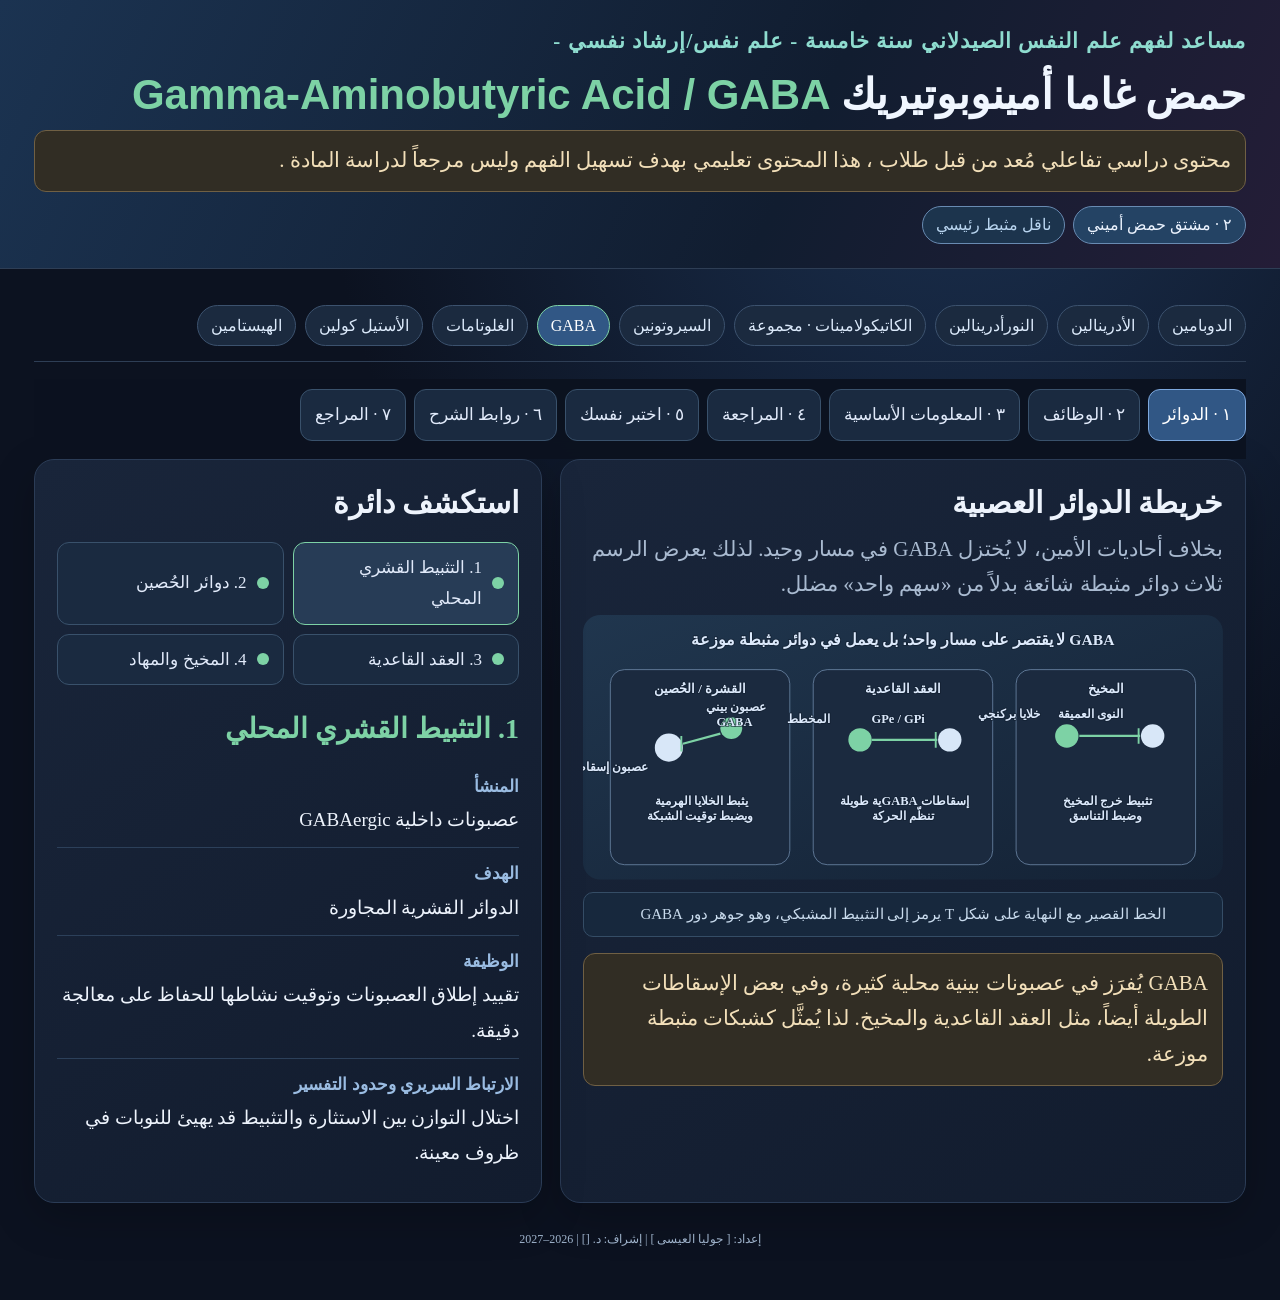
<file: gaba.html>
<!doctype html>

<html dir="rtl" lang="ar">
  <head>
    <meta charset="utf-8" />
    <meta content="width=device-width,initial-scale=1" name="viewport" />
    <meta content="dark" name="color-scheme" />
    <title>حمض غاما أمينوبوتيريك | مساعد علم النفس الصيدلاني</title>
    <link href="./style.css" rel="stylesheet" />
    <link href="./atlas.css" rel="stylesheet" />
  </head>
  <body style="--nt-accent: #7dd2a5">
    <header>
      <div class="shell">
        <div class="eyebrow">
          مساعد لفهم علم النفس الصيدلاني سنة خامسة - علم نفس/إرشاد نفسي -
        </div>
        <h1>
          حمض غاما أمينوبوتيريك
          <span class="ltr" style="color: #7dd2a5"
            >Gamma-Aminobutyric Acid / GABA</span
          >
        </h1>
        <div class="note">
          محتوى دراسي تفاعلي مُعد من قبل طلاب ، هذا المحتوى تعليمي بهدف تسهيل
          الفهم وليس مرجعاً لدراسة المادة .
        </div>
        <div class="nt-classification" role="note">
          <span class="nt-tag">٢ · مشتق حمض أميني</span
          ><span class="nt-tag muted-tag">ناقل مثبط رئيسي</span>
        </div>
      </div>
    </header>
    <main class="shell">
      <nav aria-label="التنقل بين النواقل العصبية" class="nt-nav">
        <a class="nt-navlink" href="./index.html">الدوبامين</a
        ><a class="nt-navlink" href="./epinephrine.html">الأدرينالين</a
        ><a class="nt-navlink" href="./norepinephrine.html">النورأدرينالين</a
        ><a class="nt-navlink" href="./catecholamines.html"
          >الكاتيكولامينات · مجموعة</a
        ><a class="nt-navlink" href="./serotonin.html">السيروتونين</a
        ><a aria-current="page" class="nt-navlink" href="./gaba.html">GABA</a
        ><a class="nt-navlink" href="./glutamate.html">الغلوتامات</a
        ><a class="nt-navlink" href="./acetylcholine.html">الأستيل كولين</a
        ><a class="nt-navlink" href="./histamine.html">الهيستامين</a>
      </nav>
      <nav aria-label="أقسام حمض غاما أمينوبوتيريك" class="tabs">
        <a aria-current="page" class="tab" data-tab="circuits" href="#circuits"
          >١ · الدوائر</a
        ><a
          aria-current="false"
          class="tab"
          data-tab="functions"
          href="#functions"
          >٢ · الوظائف</a
        ><a aria-current="false" class="tab" data-tab="basics" href="#basics"
          >٣ · المعلومات الأساسية</a
        ><a aria-current="false" class="tab" data-tab="review" href="#review"
          >٤ · المراجعة</a
        ><a aria-current="false" class="tab" data-tab="quiz" href="#quiz"
          >٥ · اختبر نفسك</a
        ><a aria-current="false" class="tab" data-tab="videos" href="#videos"
          >٦ · روابط الشرح</a
        ><a aria-current="false" class="tab" data-tab="sources" href="#sources"
          >٧ · المراجع</a
        >
      </nav>
      <section class="section active" id="circuits">
        <div class="grid">
          <div class="card">
            <h2>خريطة الدوائر العصبية</h2>
            <p class="small">
              بخلاف أحاديات الأمين، لا يُختزل GABA في مسار وحيد. لذلك يعرض الرسم
              ثلاث دوائر مثبطة شائعة بدلاً من «سهم واحد» مضلل.
            </p>
            <div class="nt-map-scroll">
              <svg
                aria-label="رسم تخطيطي أكثر دقة نسبياً يوضح أن GABA يعمل ضمن عدة دوائر مثبطة موزعة"
                class="nt-figure nt-refined-figure"
                role="img"
                viewbox="0 0 820 339"
              >
                <defs>
                  <lineargradient id="gabg" x1="0" x2="1" y1="0" y2="1">
                    <stop stop-color="#20364e"></stop>
                    <stop offset="1" stop-color="#142235"></stop>
                  </lineargradient>
                </defs>
                <rect
                  fill="url(#gabg)"
                  height="339.0"
                  rx="22"
                  width="820"
                ></rect>

                <rect
                  fill="#1b2a3f"
                  height="250"
                  rx="18"
                  stroke="#6f8aaa"
                  width="230"
                  x="35"
                  y="70"
                ></rect>

                <circle cx="110" cy="170" fill="#d8e7f8" r="18"></circle>

                <circle
                  cx="190"
                  cy="145"
                  fill="var(--nt-accent)"
                  r="14"
                ></circle>

                <line
                  stroke="var(--nt-accent)"
                  stroke-width="2.8"
                  x1="176"
                  x2="128"
                  y1="152"
                  y2="165"
                ></line>
                <line
                  stroke="var(--nt-accent)"
                  stroke-width="2.4"
                  x1="126"
                  x2="126"
                  y1="155"
                  y2="175"
                ></line>

                <rect
                  fill="#1b2a3f"
                  height="250"
                  rx="18"
                  stroke="#6f8aaa"
                  width="230"
                  x="295"
                  y="70"
                ></rect>

                <circle
                  cx="355"
                  cy="160"
                  fill="var(--nt-accent)"
                  r="15"
                ></circle>

                <circle cx="470" cy="160" fill="#d8e7f8" r="15"></circle>

                <line
                  stroke="var(--nt-accent)"
                  stroke-width="2.8"
                  x1="370"
                  x2="454"
                  y1="160"
                  y2="160"
                ></line>
                <line
                  stroke="var(--nt-accent)"
                  stroke-width="2.4"
                  x1="452"
                  x2="452"
                  y1="150"
                  y2="170"
                ></line>

                <rect
                  fill="#1b2a3f"
                  height="250"
                  rx="18"
                  stroke="#6f8aaa"
                  width="230"
                  x="555"
                  y="70"
                ></rect>

                <circle
                  cx="620"
                  cy="155"
                  fill="var(--nt-accent)"
                  r="15"
                ></circle>

                <circle cx="730" cy="155" fill="#d8e7f8" r="15"></circle>

                <line
                  stroke="var(--nt-accent)"
                  stroke-width="2.8"
                  x1="636"
                  x2="714"
                  y1="155"
                  y2="155"
                ></line>
                <line
                  stroke="var(--nt-accent)"
                  stroke-width="2.4"
                  x1="712"
                  x2="712"
                  y1="145"
                  y2="165"
                ></line>

                <text
                  fill="#eef6ff"
                  font-size="22"
                  text-anchor="middle"
                  x="410"
                  y="38"
                >
                  GABA لا يقتصر على مسار واحد؛ بل يعمل في دوائر مثبطة موزعة
                </text>
                <text
                  fill="#dce9fb"
                  font-size="18"
                  text-anchor="middle"
                  x="150"
                  y="100"
                >
                  القشرة / الحُصين
                </text>
                <text fill="#d8e7f8" font-size="14" x="83" y="200">
                  عصبون إسقاطي
                </text>
                <text
                  fill="var(--nt-accent)"
                  font-size="14"
                  text-anchor="middle"
                  x="194"
                  y="123"
                >
                  <tspan dy="0" x="194">عصبون بيني</tspan>
                  <tspan dy="19" x="194">GABA</tspan>
                </text>
                <text
                  fill="#c8dcf0"
                  font-size="14"
                  text-anchor="middle"
                  x="150"
                  y="244"
                >
                  <tspan dy="0" x="150">يثبط الخلايا الهرمية</tspan>
                  <tspan dy="19" x="150">ويضبط توقيت الشبكة</tspan>
                </text>
                <text
                  fill="#dce9fb"
                  font-size="18"
                  text-anchor="middle"
                  x="410"
                  y="100"
                >
                  العقد القاعدية
                </text>
                <text fill="var(--nt-accent)" font-size="14" x="316" y="138">
                  المخطط
                </text>
                <text fill="#d8e7f8" font-size="14" x="438" y="138">
                  GPe / GPi
                </text>
                <text
                  fill="#c8dcf0"
                  font-size="14"
                  text-anchor="middle"
                  x="410"
                  y="244"
                >
                  <tspan dy="0" x="410">إسقاطات GABAية طويلة</tspan>
                  <tspan dy="19" x="410">تنظّم الحركة</tspan>
                </text>
                <text
                  fill="#dce9fb"
                  font-size="18"
                  text-anchor="middle"
                  x="670"
                  y="100"
                >
                  المخيخ
                </text>
                <text fill="var(--nt-accent)" font-size="14" x="586" y="132">
                  خلايا بركنجي
                </text>
                <text fill="#d8e7f8" font-size="14" x="692" y="132">
                  النوى العميقة
                </text>
                <text
                  fill="#c8dcf0"
                  font-size="14"
                  text-anchor="middle"
                  x="670"
                  y="244"
                >
                  <tspan dy="0" x="670">تثبيط خرج المخيخ</tspan>
                  <tspan dy="19" x="670">وضبط التناسق</tspan>
                </text>
              </svg>
            </div>
            <p class="nt-figure-caption">
              الخط القصير مع النهاية على شكل T يرمز إلى التثبيط المشبكي، وهو
              جوهر دور GABA
            </p>
            <div class="note">
              GABA يُفرَز في عصبونات بينية محلية كثيرة، وفي بعض الإسقاطات
              الطويلة أيضاً، مثل العقد القاعدية والمخيخ. لذا يُمثَّل كشبكات
              مثبطة موزعة.
            </div>
          </div>
          <div class="card">
            <h2>استكشف دائرة</h2>
            <div class="path-buttons" id="circuitButtons"></div>
            <div aria-live="polite" id="circuitDetails"></div>
          </div>
        </div>
      </section>
      <section class="section" id="functions">
        <div class="card">
          <h2>وظائف حمض غاما أمينوبوتيريك بحسب الدوائر</h2>
          <p class="muted">
            اختر منطقة، أو ابحث عن وظيفة أو مصطلح. مستويات الدليل تقريبية للتعلم
            وليست مقياساً رسمياً لجودة الأدلة.
          </p>
          <div class="region-toolbar">
            <input
              aria-label="بحث في المناطق"
              class="search"
              id="regionSearch"
              placeholder="ابحث عن منطقة أو وظيفة"
            />
            <div class="actions" id="regionFilters"></div>
            <button class="ghost" id="expandAll">توسيع الكل</button
            ><button class="ghost" id="collapseAll">طي الكل</button>
          </div>
          <div class="small" id="regionCount"></div>
          <div class="region-list" id="regionList"></div>
        </div>
        <div class="card" style="margin-top: 18px">
          <h2>فهم الوظائف: الآلية ثم المثال</h2>
          <p class="muted">
            التفسير هنا يركز على ما يحدث، ولماذا يحدث، وما حدود التعميم. لا تعني
            مشاركة ناقل في وظيفة أنه المسؤول الوحيد عنها.
          </p>
          <div class="function-explain">
            <h3>1. لماذا يسمى مثبطاً؟</h3>
            <p>
              عندما يرتبط GABA-A بالمستقبل يفتح قناة تسمح بمرور الكلوريد؛ غالباً
              يصعب بذلك توليد جهد فعل جديد لدى عصبونات البالغين. لكن اتجاه تأثير
              الكلوريد يتغير مع نوع الخلية ونموّها.
            </p>
            <p class="example">
              <b>مثال توضيحي:</b> مثال: يشبه الأمر خفض حساسية الدائرة للضجيج
              وليس إيقافها بالكامل.
            </p>
          </div>
          <div class="function-explain">
            <h3>2. الفرق بين GABA-A وGABA-B</h3>
            <p>
              GABA-A يعمل سريعاً عبر قناة أيونية؛ أما GABA-B فيستخدم سلسلة
              إشارات داخل الخلية ويؤثر عادة ببطء أكبر في قنوات البوتاسيوم
              والكالسيوم.
            </p>
            <p class="example">
              <b>مثال توضيحي:</b> مثال: البنزوديازيبينات تعزز عمل مستقبلات
              GABA-A بوجود GABA ولا تعمل بالطريقة نفسها على GABA-B.
            </p>
          </div>
          <div class="function-explain">
            <h3>3. القلق</h3>
            <p>
              تشارك دوائر GABA في تقليل النشاط المفرط في بعض شبكات التهديد، لكن
              القلق لا ينتج عن «نقص GABA» بسيط وعام.
            </p>
            <p class="example">
              <b>مثال توضيحي:</b> مثال: الأثر المهدئ للأدوية لا يثبت تلقائياً أن
              سبب القلق لدى الشخص كان نقصاً محدداً.
            </p>
          </div>
          <div class="function-explain">
            <h3>4. النوم</h3>
            <p>
              يساعد GABA في تثبيط أنظمة اليقظة وتوليد بعض إيقاعات النوم بالتعاون
              مع المهاد وتحت المهاد.
            </p>
            <p class="example">
              <b>مثال توضيحي:</b> مثال: تنشيط دوائر النوم المثبطة يساعد انتقال
              الدماغ من اليقظة إلى النوم.
            </p>
          </div>
          <div class="function-explain">
            <h3>5. الحركة والتناسق</h3>
            <p>
              تستخدم العقد القاعدية والمخيخ تثبيطاً منظماً لتوقيت الاستجابات
              ومنع الحركات غير المناسبة.
            </p>
            <p class="example">
              <b>مثال توضيحي:</b> مثال: جودة الحركة تعتمد على توازن إشارات
              الإثارة والتثبيط لا على مقدار أحدهما فقط.
            </p>
          </div>
        </div>
      </section>
      <section class="section" id="basics">
        <div class="twocol">
          <div class="card">
            <h2>بطاقة تعريفية</h2>
            <div class="statgrid">
              <div class="stat"><b>GABA</b>الاختصار</div>
              <div class="stat">
                <b>Gamma-Aminobutyric Acid</b>الاسم الإنجليزي
              </div>
              <div class="stat"><b>مُعدِّل / ناقل</b>بحسب نوع الدائرة</div>
            </div>
            <h3>التصنيف</h3>
            <p>ناقل حمض أميني؛ التثبيط الرئيسي في دماغ البالغين</p>
            <h3>أماكن التصنيع أو الإفراز الرئيسية</h3>
            <p>
              يُصنّع محلياً في عصبونات مثبطة موزعة في القشرة والحُصين والمخيخ
              والعقد القاعدية وغيرها؛ لا توجد نواة منشأ واحدة
            </p>
            <h3>الفكرة الأساسية</h3>
            <p>
              GABA أشبه بمنظومة «ضبط الكبح» داخل الشبكات: لا يوقف الدماغ، بل
              يمنع النشاط غير المنظم ويساعد على دقة الإشارات. أثره يعتمد على
              تدرج الكلوريد والمرحلة النمائية.
            </p>
          </div>
          <div class="card">
            <h2>المستقبلات والتصنيع</h2>
            <h3>المستقبلات المهمة</h3>
            <p>
              GABA-A قناة كلوريد سريعة غالباً؛ GABA-B مستقبل مقترن ببروتين G
              أبطأ
            </p>
            <h3>التصنيع والتخلص من الناقل</h3>
            <p>
              Glutamate → GABA بوساطة GAD مع مرافق مشتق من فيتامين B6؛ إعادة
              القبط GAT
            </p>
            <div class="note">
              تختلف تأثيرات الناقل تبعاً لنوع المستقبل والخلايا وتوقيت الإشارة،
              ولا يصح وصف ناقل واحد بأنه منشّط أو مثبّط لجميع مناطق الدماغ.
            </div>
          </div>
        </div>
      </section>
      <section class="section" id="review">
        <div class="card">
          <h2>خريطة مراجعة الوظائف والنواقل المشاركة</h2>
          <div class="domains">
            <div class="domain">
              <h3>التثبيط</h3>
              <div class="tiny">المناطق: القشرة والحُصين</div>
              <p>تنظيم إطلاق العصبونات</p>
              <div class="tiny">أنظمة مشاركة: Glu</div>
            </div>
            <div class="domain">
              <h3>النوم</h3>
              <div class="tiny">المناطق: تحت المهاد والمهاد</div>
              <p>كبح دوائر اليقظة</p>
              <div class="tiny">أنظمة مشاركة: Histamine، Orexin</div>
            </div>
            <div class="domain">
              <h3>القلق</h3>
              <div class="tiny">المناطق: اللوزة والقشرة</div>
              <p>ضبط النشاط في شبكات التهديد</p>
              <div class="tiny">أنظمة مشاركة: 5-HT، NE</div>
            </div>
            <div class="domain">
              <h3>الحركة</h3>
              <div class="tiny">المناطق: المخيخ والعقد القاعدية</div>
              <p>دقة التوقيت والاختيار</p>
              <div class="tiny">أنظمة مشاركة: DA، Glu</div>
            </div>
          </div>
        </div>
      </section>
      <section class="section" id="quiz">
        <div class="card" style="max-width: 850px; margin: auto">
          <h2>اختبر نفسك</h2>
          <p class="small" id="progress"></p>
          <div class="question" id="question"></div>
          <div id="answers"></div>
          <p aria-live="polite" class="feedback" id="feedback"></p>
          <button class="solid hidden" id="next">السؤال التالي</button
          ><button class="ghost hidden" id="restart">إعادة الاختبار</button>
        </div>
      </section>
      <section class="section" id="videos">
        <div class="card">
          <h2>روابط يوتيوب للشرح</h2>
          <p>
            رابط بحث نصي على يوتيوب للحصول على محاضرات عن Gamma-Aminobutyric
            Acid؛ لا نضمن محتوى فيديو معيناً أو نعتمد الفيديوهات بديلاً عن
            المراجع العلمية.
          </p>
          <p>
            <a
              dir="ltr"
              href="https://www.youtube.com/results?search_query=Gamma-Aminobutyric+Acid+neurotransmitter+neuroanatomy+pathways+receptor+physiology"
              rel="noopener noreferrer"
              target="_blank"
              >https://www.youtube.com/results?search_query=Gamma-Aminobutyric+Acid+neurotransmitter+neuroanatomy+pathways+receptor+physiology</a
            >
          </p>
        </div>
      </section>
      <section class="section" id="sources">
        <div class="card">
          <h2>المراجع العلمية</h2>
          <p class="muted">
            المصادر العلمية المعتمدة للوظائف الأساسية؛ التفاصيل الناشئة والأبحاث
            البشرية مقابل الحيوانية تتفاوت في قوة الدليل.
          </p>
          <ol class="sources">
            <li>
              <a
                href="https://www.ncbi.nlm.nih.gov/books/NBK513311/"
                rel="noopener noreferrer"
                target="_blank"
                >GABA physiology</a
              >
            </li>
            <li>
              <a
                href="https://www.ncbi.nlm.nih.gov/books/NBK526124/"
                rel="noopener noreferrer"
                target="_blank"
                >GABA receptor physiology</a
              >
            </li>
            <li>
              <a
                href="https://www.ncbi.nlm.nih.gov/books/NBK10977/"
                rel="noopener noreferrer"
                target="_blank"
                >GABA and glycine receptors</a
              >
            </li>
            <li>
              <a
                href="https://www.ncbi.nlm.nih.gov/books/NBK11011/"
                rel="noopener noreferrer"
                target="_blank"
                >Neuroscience – neurotransmitter systems</a
              >
            </li>
            <li>
              <a
                href="https://www.ncbi.nlm.nih.gov/books/NBK482512/"
                rel="noopener noreferrer"
                target="_blank"
                >Physiology of sleep – ascending arousal systems</a
              >
            </li>
          </ol>
        </div>
      </section>
      <footer class="foot">
        إعداد: [ جوليا العيسى ] | إشراف: د. [] | 2026–2027
      </footer>
    </main>
    <script defer="" src="./atlas.js"></script>
    <script id="ntData" type="application/json">
      {
        "circuits": [
          [
            "1. التثبيط القشري المحلي",
            "عصبونات داخلية GABAergic",
            "الدوائر القشرية المجاورة",
            "تقييد إطلاق العصبونات وتوقيت نشاطها للحفاظ على معالجة دقيقة.",
            "اختلال التوازن بين الاستثارة والتثبيط قد يهيئ للنوبات في ظروف معينة."
          ],
          [
            "2. دوائر الحُصين",
            "عصبونات داخلية في الحُصين",
            "عصبونات الحُصين",
            "تنظيم التوقيت العصبي وشبكات الذاكرة واللدونة.",
            "العلاقة مع الذاكرة ليست «التثبيط يضر التعلم» ببساطة."
          ],
          [
            "3. العقد القاعدية",
            "عصبونات المخطط والكرة الشاحبة وغيرها",
            "مكونات حلقات الحركة",
            "تشكيل مسارات اختيار الأفعال وكبح المنافسة بين البرامج الحركية.",
            "تؤثر هذه الحلقات في اضطرابات الحركة."
          ],
          [
            "4. المخيخ والمهاد",
            "عصبونات بركنجي/النواة الشبكية للمهاد",
            "دوائر التنسيق الحركي والإيقاع",
            "تنسيق توقيت الحركات وترشيح تدفق الإشارات الحسية.",
            "آثار التثبيط تختلف بحسب الموقع والاتصالات."
          ]
        ],
        "regions": [
          [
            "القشرة المخية",
            "Cortex",
            "الإدراك",
            "العصبونات الداخلية المثبطة تضبط توقيت النشاط وانتقاء الإشارات.",
            "توازن الاستثارة والتثبيط أساسي لمعالجة المعلومات.",
            "راسخ"
          ],
          [
            "الحُصين",
            "Hippocampus",
            "الذاكرة",
            "يحدد توقيت الإشارات ويضبط نشاط الشبكات أثناء التعلم.",
            "يعتمد الدور على أنواع الخلايا واللدونة.",
            "راسخ"
          ],
          [
            "اللوزة الدماغية",
            "Amygdala",
            "الانفعال",
            "دوائر مثبطة محلية تضبط بعض أنماط معالجة الخوف.",
            "لا يعني تقوية GABA أن جميع مظاهر القلق تزول.",
            "جيد"
          ],
          [
            "المهاد",
            "Thalamus",
            "النوم",
            "يساهم التثبيط في إيقاعات النوم والتحكم بتدفق المعلومات.",
            "النتيجة تعتمد على نشاط الدائرة بأكملها.",
            "راسخ"
          ],
          [
            "المخيخ",
            "Cerebellum",
            "الحركة",
            "تستخدم خلايا بركنجي GABA لضبط مخارج دوائر المخيخ.",
            "أساسي لتوقيت ودقة الحركة.",
            "راسخ"
          ],
          [
            "العقد القاعدية",
            "Basal ganglia",
            "الحركة",
            "معظم العصبونات الإسقاطية المخططية مثبطة، وتشارك في اختيار الأفعال.",
            "تتفاعل بشدة مع الدوبامين والغلوتامات.",
            "راسخ"
          ]
        ],
        "quiz": [
          [
            "ما المستقبل ذو القناة الأيونية؟",
            ["GABA-A", "GABA-B"],
            0,
            "GABA-A قناة أيونية تستجيب سريعاً."
          ],
          [
            "أين يُصنّع GABA؟",
            ["نواة وحيدة فقط", "عصبونات محلية موزعة"],
            1,
            "ينتشر في دوائر كثيرة ولا ينشأ من نواة مركزية منفردة."
          ],
          [
            "ما المادة الأولية المباشرة لتصنيع GABA؟",
            ["الغلوتامات", "الدوبامين", "السيروتونين"],
            0,
            "يُحوّل إنزيم GAD الغلوتامات إلى GABA."
          ]
        ]
      }
    </script>
  </body>
</html>
</file>
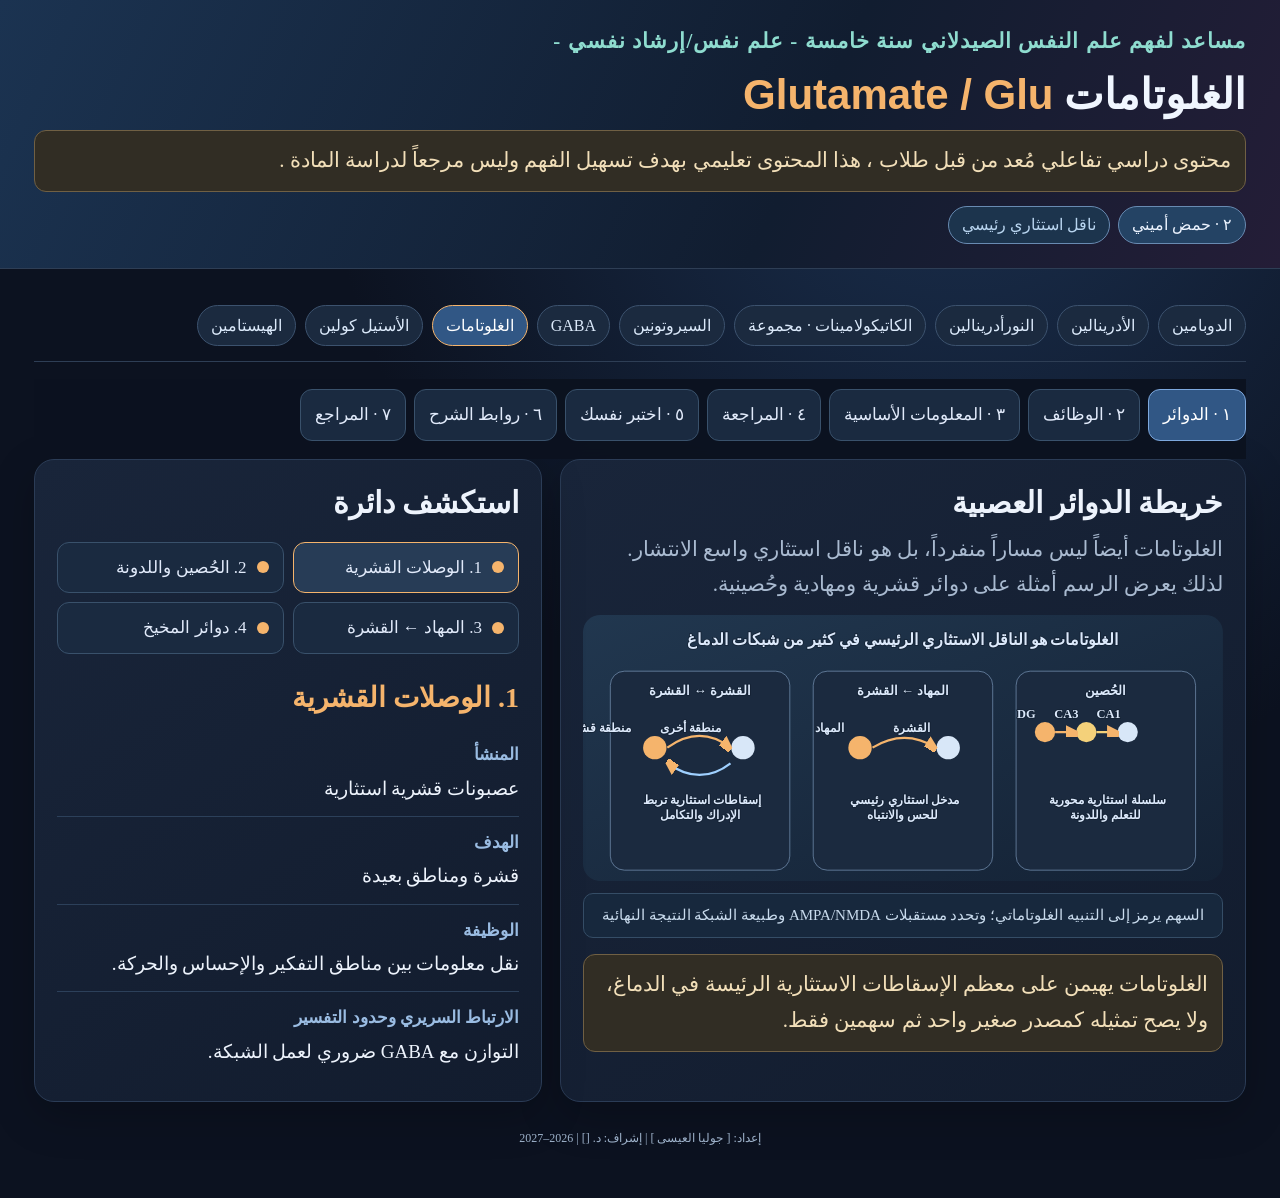
<file: glutamate.html>
<!doctype html>

<html dir="rtl" lang="ar">
  <head>
    <meta charset="utf-8" />
    <meta content="width=device-width,initial-scale=1" name="viewport" />
    <meta content="dark" name="color-scheme" />
    <title>الغلوتامات | مساعد علم النفس الصيدلاني</title>
    <link href="./style.css" rel="stylesheet" />
    <link href="./atlas.css" rel="stylesheet" />
  </head>
  <body style="--nt-accent: #f5b46c">
    <header>
      <div class="shell">
        <div class="eyebrow">
          مساعد لفهم علم النفس الصيدلاني سنة خامسة - علم نفس/إرشاد نفسي -
        </div>
        <h1>
          الغلوتامات
          <span class="ltr" style="color: #f5b46c">Glutamate / Glu</span>
        </h1>
        <div class="note">
          محتوى دراسي تفاعلي مُعد من قبل طلاب ، هذا المحتوى تعليمي بهدف تسهيل
          الفهم وليس مرجعاً لدراسة المادة .
        </div>
        <div class="nt-classification" role="note">
          <span class="nt-tag">٢ · حمض أميني</span
          ><span class="nt-tag muted-tag">ناقل استثاري رئيسي</span>
        </div>
      </div>
    </header>
    <main class="shell">
      <nav aria-label="التنقل بين النواقل العصبية" class="nt-nav">
        <a class="nt-navlink" href="./index.html">الدوبامين</a
        ><a class="nt-navlink" href="./epinephrine.html">الأدرينالين</a
        ><a class="nt-navlink" href="./norepinephrine.html">النورأدرينالين</a
        ><a class="nt-navlink" href="./catecholamines.html"
          >الكاتيكولامينات · مجموعة</a
        ><a class="nt-navlink" href="./serotonin.html">السيروتونين</a
        ><a class="nt-navlink" href="./gaba.html">GABA</a
        ><a aria-current="page" class="nt-navlink" href="./glutamate.html"
          >الغلوتامات</a
        ><a class="nt-navlink" href="./acetylcholine.html">الأستيل كولين</a
        ><a class="nt-navlink" href="./histamine.html">الهيستامين</a>
      </nav>
      <nav aria-label="أقسام الغلوتامات" class="tabs">
        <a aria-current="page" class="tab" data-tab="circuits" href="#circuits"
          >١ · الدوائر</a
        ><a
          aria-current="false"
          class="tab"
          data-tab="functions"
          href="#functions"
          >٢ · الوظائف</a
        ><a aria-current="false" class="tab" data-tab="basics" href="#basics"
          >٣ · المعلومات الأساسية</a
        ><a aria-current="false" class="tab" data-tab="review" href="#review"
          >٤ · المراجعة</a
        ><a aria-current="false" class="tab" data-tab="quiz" href="#quiz"
          >٥ · اختبر نفسك</a
        ><a aria-current="false" class="tab" data-tab="videos" href="#videos"
          >٦ · روابط الشرح</a
        ><a aria-current="false" class="tab" data-tab="sources" href="#sources"
          >٧ · المراجع</a
        >
      </nav>
      <section class="section active" id="circuits">
        <div class="grid">
          <div class="card">
            <h2>خريطة الدوائر العصبية</h2>
            <p class="small">
              الغلوتامات أيضاً ليس مساراً منفرداً، بل هو ناقل استثاري واسع
              الانتشار. لذلك يعرض الرسم أمثلة على دوائر قشرية ومهادية وحُصينية.
            </p>
            <div class="nt-map-scroll">
              <svg
                aria-label="رسم تخطيطي أكثر دقة نسبياً يوضح أن الغلوتامات نظام استثاري واسع الانتشار"
                class="nt-figure nt-refined-figure"
                role="img"
                viewbox="0 0 820 341"
              >
                <defs>
                  <lineargradient id="glbg" x1="0" x2="1" y1="0" y2="1">
                    <stop stop-color="#21374f"></stop>
                    <stop offset="1" stop-color="#142235"></stop>
                  </lineargradient>
                  <marker
                    id="gluarr"
                    markerheight="5.5"
                    markerwidth="5.5"
                    orient="auto"
                    refx="4.800000000000001"
                    refy="3.2"
                  >
                    <path d="M0,0 L8,4 L0,8 Z" fill="var(--nt-accent)"></path>
                  </marker>
                </defs>
                <rect
                  fill="url(#glbg)"
                  height="341.0"
                  rx="22"
                  width="820"
                ></rect>

                <rect
                  fill="#1b2a3f"
                  height="255"
                  rx="18"
                  stroke="#6f8aaa"
                  width="230"
                  x="35"
                  y="72"
                ></rect>

                <circle
                  cx="92"
                  cy="170"
                  fill="var(--nt-accent)"
                  r="15"
                ></circle>
                <circle cx="205" cy="170" fill="#d8e7f8" r="15"></circle>
                <path
                  d="M108 170 Q150 140 189 170"
                  fill="none"
                  marker-end="url(#gluarr)"
                  stroke="var(--nt-accent)"
                  stroke-width="2.8"
                ></path>
                <path
                  d="M189 190 Q150 220 108 190"
                  fill="none"
                  marker-end="url(#gluarr)"
                  stroke="#9fd0ff"
                  stroke-width="2.8"
                ></path>

                <rect
                  fill="#1b2a3f"
                  height="255"
                  rx="18"
                  stroke="#6f8aaa"
                  width="230"
                  x="295"
                  y="72"
                ></rect>

                <circle
                  cx="355"
                  cy="170"
                  fill="var(--nt-accent)"
                  r="15"
                ></circle>
                <circle cx="468" cy="170" fill="#d8e7f8" r="15"></circle>
                <path
                  d="M371 170 Q412 145 452 170"
                  fill="none"
                  marker-end="url(#gluarr)"
                  stroke="var(--nt-accent)"
                  stroke-width="2.8"
                ></path>

                <rect
                  fill="#1b2a3f"
                  height="255"
                  rx="18"
                  stroke="#6f8aaa"
                  width="230"
                  x="555"
                  y="72"
                ></rect>

                <circle
                  cx="592"
                  cy="150"
                  fill="var(--nt-accent)"
                  r="13"
                ></circle>
                <circle cx="645" cy="150" fill="#f4d17a" r="13"></circle>
                <circle cx="698" cy="150" fill="#d8e7f8" r="13"></circle>

                <path
                  d="M605 150 L632 150"
                  marker-end="url(#gluarr)"
                  stroke="var(--nt-accent)"
                  stroke-width="2.8"
                ></path>
                <path
                  d="M658 150 L685 150"
                  marker-end="url(#gluarr)"
                  stroke="#f4d17a"
                  stroke-width="2.8"
                ></path>

                <text
                  fill="#eef6ff"
                  font-size="22"
                  text-anchor="middle"
                  x="410"
                  y="38"
                >
                  الغلوتامات هو الناقل الاستثاري الرئيسي في كثير من شبكات الدماغ
                </text>
                <text
                  fill="#dce9fb"
                  font-size="18"
                  text-anchor="middle"
                  x="150"
                  y="102"
                >
                  القشرة ↔ القشرة
                </text>
                <text fill="var(--nt-accent)" font-size="14" x="61" y="150">
                  منطقة قشرية
                </text>
                <text fill="#d8e7f8" font-size="14" x="177" y="150">
                  منطقة أخرى
                </text>
                <text
                  fill="#c8dcf0"
                  font-size="14"
                  text-anchor="middle"
                  x="150"
                  y="242"
                >
                  <tspan dy="0" x="150">إسقاطات استثارية تربط</tspan>
                  <tspan dy="19" x="150">الإدراك والتكامل</tspan>
                </text>
                <text
                  fill="#dce9fb"
                  font-size="18"
                  text-anchor="middle"
                  x="410"
                  y="102"
                >
                  المهاد ← القشرة
                </text>
                <text fill="var(--nt-accent)" font-size="14" x="334" y="150">
                  المهاد
                </text>
                <text fill="#d8e7f8" font-size="14" x="445" y="150">
                  القشرة
                </text>
                <text
                  fill="#c8dcf0"
                  font-size="14"
                  text-anchor="middle"
                  x="410"
                  y="242"
                >
                  <tspan dy="0" x="410">مدخل استثاري رئيسي</tspan>
                  <tspan dy="19" x="410">للحس والانتباه</tspan>
                </text>
                <text
                  fill="#dce9fb"
                  font-size="18"
                  text-anchor="middle"
                  x="670"
                  y="102"
                >
                  الحُصين
                </text>
                <text fill="var(--nt-accent)" font-size="13" x="580" y="132">
                  DG
                </text>
                <text fill="#f4d17a" font-size="13" x="635" y="132">CA3</text>
                <text fill="#d8e7f8" font-size="13" x="689" y="132">CA1</text>
                <text
                  fill="#c8dcf0"
                  font-size="14"
                  text-anchor="middle"
                  x="670"
                  y="242"
                >
                  <tspan dy="0" x="670">سلسلة استثارية محورية</tspan>
                  <tspan dy="19" x="670">للتعلم واللدونة</tspan>
                </text>
              </svg>
            </div>
            <p class="nt-figure-caption">
              السهم يرمز إلى التنبيه الغلوتاماتي؛ وتحدد مستقبلات AMPA/NMDA
              وطبيعة الشبكة النتيجة النهائية
            </p>
            <div class="note">
              الغلوتامات يهيمن على معظم الإسقاطات الاستثارية الرئيسة في الدماغ،
              ولا يصح تمثيله كمصدر صغير واحد ثم سهمين فقط.
            </div>
          </div>
          <div class="card">
            <h2>استكشف دائرة</h2>
            <div class="path-buttons" id="circuitButtons"></div>
            <div aria-live="polite" id="circuitDetails"></div>
          </div>
        </div>
      </section>
      <section class="section" id="functions">
        <div class="card">
          <h2>وظائف الغلوتامات بحسب الدوائر</h2>
          <p class="muted">
            اختر منطقة، أو ابحث عن وظيفة أو مصطلح. مستويات الدليل تقريبية للتعلم
            وليست مقياساً رسمياً لجودة الأدلة.
          </p>
          <div class="region-toolbar">
            <input
              aria-label="بحث في المناطق"
              class="search"
              id="regionSearch"
              placeholder="ابحث عن منطقة أو وظيفة"
            />
            <div class="actions" id="regionFilters"></div>
            <button class="ghost" id="expandAll">توسيع الكل</button
            ><button class="ghost" id="collapseAll">طي الكل</button>
          </div>
          <div class="small" id="regionCount"></div>
          <div class="region-list" id="regionList"></div>
        </div>
        <div class="card" style="margin-top: 18px">
          <h2>فهم الوظائف: الآلية ثم المثال</h2>
          <p class="muted">
            التفسير هنا يركز على ما يحدث، ولماذا يحدث، وما حدود التعميم. لا تعني
            مشاركة ناقل في وظيفة أنه المسؤول الوحيد عنها.
          </p>
          <div class="function-explain">
            <h3>1. الاستثارة العصبية</h3>
            <p>
              عندما يُفرز الغلوتامات ويرتبط بـAMPA يمكن أن يدخل الصوديوم إلى
              الخلية فتزداد قابلية العصبون للاستجابة. لكن استمرار الإطلاق يحتاج
              سياق الشبكة؛ لا تعني الاستثارة إطلاق العصبون دائماً.
            </p>
            <p class="example">
              <b>مثال توضيحي:</b> مثال: إشارة حسية تنشط مجموعة خلايا، وتقوم
              خلايا مثبطة بضبط انتشارها.
            </p>
          </div>
          <div class="function-explain">
            <h3>2. اللدونة والذاكرة</h3>
            <p>
              مستقبل NMDA حساس لوجود الغلوتامات ولحالة الجهد الكهربائي؛ تسمح هذه
              الخاصية بدخول الكالسيوم في ظروف معينة وبدء تغيرات في قوة الاتصال
              العصبي.
            </p>
            <p class="example">
              <b>مثال توضيحي:</b> مثال: مع التدريب تتغير قوة بعض المشابك، وهي
              آلية مشاركة في التعلم وليست الذاكرة كلها.
            </p>
          </div>
          <div class="function-explain">
            <h3>3. التوازن مع GABA</h3>
            <p>
              تشبه شبكة الدماغ حواراً بين إشارات تدفع النشاط وأخرى تضبطه؛
              التوازن الديناميكي بينهما يساعد على إنتاج أنماط دقيقة.
            </p>
            <p class="example">
              <b>مثال توضيحي:</b> مثال: حدوث نشاط استثاري غير مضبوط قد يسهم في
              النوبات.
            </p>
          </div>
          <div class="function-explain">
            <h3>4. السمية الاستثارية</h3>
            <p>
              في بعض حالات نقص الأكسجين أو الإصابة، يمكن أن يؤدي تراكم
              الغلوتامات خارج الخلايا وتنشيط مستقبلاته بإفراط إلى ضرر عصبي.
            </p>
            <p class="example">
              <b>مثال توضيحي:</b> مثال: السمية الاستثارية مسار من مسارات الأذية
              العصبية، وليست تفسيراً لكل اضطراب نفسي.
            </p>
          </div>
          <div class="function-explain">
            <h3>5. NMDA والطب النفسي</h3>
            <p>
              ترتبط إشارات NMDA بعمليات إدراكية، وتُدرس في نماذج الفصام
              والاكتئاب؛ لكن العلاقة مع الاضطرابات متعددة العوامل.
            </p>
            <p class="example">
              <b>مثال توضيحي:</b> مثال: تأثير بعض الأدوية المعدلة لـNMDA لا يعني
              أن المرض يساوي خللاً في مستقبل واحد.
            </p>
          </div>
        </div>
      </section>
      <section class="section" id="basics">
        <div class="twocol">
          <div class="card">
            <h2>بطاقة تعريفية</h2>
            <div class="statgrid">
              <div class="stat"><b>Glu</b>الاختصار</div>
              <div class="stat"><b>Glutamate</b>الاسم الإنجليزي</div>
              <div class="stat"><b>مُعدِّل / ناقل</b>بحسب نوع الدائرة</div>
            </div>
            <h3>التصنيف</h3>
            <p>حمض أميني؛ الناقل الاستثاري الرئيسي في الجهاز العصبي المركزي</p>
            <h3>أماكن التصنيع أو الإفراز الرئيسية</h3>
            <p>
              عصبونات استثارية منتشرة في القشرة والحُصين والمهاد والمخيخ وغيرها؛
              لا يوجد مركز تصنيع واحد
            </p>
            <h3>الفكرة الأساسية</h3>
            <p>
              الغلوتامات هو أهم ناقل للاستثارة السريعة في الدماغ، لكنه ليس «زرّ
              زيادة النشاط» فقط؛ فنمط الإشارة وتوقيت المستقبلات يحددان التعلم
              ونقل المعلومات.
            </p>
          </div>
          <div class="card">
            <h2>المستقبلات والتصنيع</h2>
            <h3>المستقبلات المهمة</h3>
            <p>AMPA وNMDA وKainate (أيونية)، وmGluR (استقلابية)</p>
            <h3>التصنيع والتخلص من الناقل</h3>
            <p>
              دورة الغلوتامات–الغلوتامين بين العصبونات والخلايا النجمية؛ تخزين
              حويصلي VGLUT
            </p>
            <div class="note">
              تختلف تأثيرات الناقل تبعاً لنوع المستقبل والخلايا وتوقيت الإشارة،
              ولا يصح وصف ناقل واحد بأنه منشّط أو مثبّط لجميع مناطق الدماغ.
            </div>
          </div>
        </div>
      </section>
      <section class="section" id="review">
        <div class="card">
          <h2>خريطة مراجعة الوظائف والنواقل المشاركة</h2>
          <div class="domains">
            <div class="domain">
              <h3>التعلم</h3>
              <div class="tiny">المناطق: الحُصين والقشرة</div>
              <p>اللدونة المشبكية</p>
              <div class="tiny">أنظمة مشاركة: ACh، DA، GABA</div>
            </div>
            <div class="domain">
              <h3>الإدراك</h3>
              <div class="tiny">المناطق: الشبكات القشرية</div>
              <p>نقل الإشارات الاستثارية</p>
              <div class="tiny">أنظمة مشاركة: GABA، NE</div>
            </div>
            <div class="domain">
              <h3>الحواس</h3>
              <div class="tiny">المناطق: المهاد والقشرة</div>
              <p>انتقال المعلومات</p>
              <div class="tiny">أنظمة مشاركة: ACh، GABA</div>
            </div>
            <div class="domain">
              <h3>الحركة</h3>
              <div class="tiny">المناطق: القشرة والمخيخ</div>
              <p>توصيل أوامر وتغذية راجعة</p>
              <div class="tiny">أنظمة مشاركة: DA، GABA</div>
            </div>
          </div>
        </div>
      </section>
      <section class="section" id="quiz">
        <div class="card" style="max-width: 850px; margin: auto">
          <h2>اختبر نفسك</h2>
          <p class="small" id="progress"></p>
          <div class="question" id="question"></div>
          <div id="answers"></div>
          <p aria-live="polite" class="feedback" id="feedback"></p>
          <button class="solid hidden" id="next">السؤال التالي</button
          ><button class="ghost hidden" id="restart">إعادة الاختبار</button>
        </div>
      </section>
      <section class="section" id="videos">
        <div class="card">
          <h2>روابط يوتيوب للشرح</h2>
          <p>
            رابط بحث نصي على يوتيوب للحصول على محاضرات عن Glutamate؛ لا نضمن
            محتوى فيديو معيناً أو نعتمد الفيديوهات بديلاً عن المراجع العلمية.
          </p>
          <p>
            <a
              dir="ltr"
              href="https://www.youtube.com/results?search_query=Glutamate+neurotransmitter+neuroanatomy+pathways+receptor+physiology"
              rel="noopener noreferrer"
              target="_blank"
              >https://www.youtube.com/results?search_query=Glutamate+neurotransmitter+neuroanatomy+pathways+receptor+physiology</a
            >
          </p>
        </div>
      </section>
      <section class="section" id="sources">
        <div class="card">
          <h2>المراجع العلمية</h2>
          <p class="muted">
            المصادر العلمية المعتمدة للوظائف الأساسية؛ التفاصيل الناشئة والأبحاث
            البشرية مقابل الحيوانية تتفاوت في قوة الدليل.
          </p>
          <ol class="sources">
            <li>
              <a
                href="https://www.ncbi.nlm.nih.gov/books/NBK10807/"
                rel="noopener noreferrer"
                target="_blank"
                >Glutamate – Neuroscience</a
              >
            </li>
            <li>
              <a
                href="https://www.ncbi.nlm.nih.gov/books/NBK539894/"
                rel="noopener noreferrer"
                target="_blank"
                >Physiology neurotransmitters</a
              >
            </li>
            <li>
              <a
                href="https://www.ncbi.nlm.nih.gov/books/NBK27911/"
                rel="noopener noreferrer"
                target="_blank"
                >Synaptic transmission</a
              >
            </li>
            <li>
              <a
                href="https://www.ncbi.nlm.nih.gov/books/NBK11011/"
                rel="noopener noreferrer"
                target="_blank"
                >Neuroscience – neurotransmitter systems</a
              >
            </li>
            <li>
              <a
                href="https://www.ncbi.nlm.nih.gov/books/NBK482512/"
                rel="noopener noreferrer"
                target="_blank"
                >Physiology of sleep – ascending arousal systems</a
              >
            </li>
          </ol>
        </div>
      </section>
      <footer class="foot">
        إعداد: [ جوليا العيسى ] | إشراف: د. [] | 2026–2027
      </footer>
    </main>
    <script defer="" src="./atlas.js"></script>
    <script id="ntData" type="application/json">
      {
        "circuits": [
          [
            "1. الوصلات القشرية",
            "عصبونات قشرية استثارية",
            "قشرة ومناطق بعيدة",
            "نقل معلومات بين مناطق التفكير والإحساس والحركة.",
            "التوازن مع GABA ضروري لعمل الشبكة."
          ],
          [
            "2. الحُصين واللدونة",
            "عصبونات الحُصين الاستثارية",
            "مناطق الحُصين",
            "تعديلات قوة المشابك بما فيها LTP/LTD، وهي من آليات التعلم.",
            "التعلم لا يساوي تفعيل NMDA وحده."
          ],
          [
            "3. المهاد ← القشرة",
            "نوى المهاد الإسقاطية",
            "القشرة المخية",
            "نقل إشارات حسية ومعلومات تنظيمية ضمن الحلقات المهادية القشرية.",
            "اختلال الدائرة قد يغير الانتباه والإدراك."
          ],
          [
            "4. دوائر المخيخ",
            "ألياف طحلبية ومتسلقة ومصادر أخرى",
            "الخلايا الحبيبية وخلايا بركنجي",
            "توصيل معلومات التوقيت والخطأ الحركي والتعلم الحركي.",
            "التأثيرات تتوسطها مستقبلات ودوائر مختلفة."
          ]
        ],
        "regions": [
          [
            "القشرة أمام الجبهية",
            "PFC",
            "الإدراك",
            "يوصل المعلومات بين العصبونات التي تدعم التخطيط والذاكرة العاملة.",
            "الاستثارة المفيدة تعتمد على التثبيط المنظم.",
            "راسخ"
          ],
          [
            "الحُصين",
            "Hippocampus",
            "الذاكرة",
            "يلعب دوراً رئيسياً في اللدونة المشبكية وتعلم الارتباطات.",
            "NMDA مهم في أشكال عديدة من اللدونة.",
            "راسخ"
          ],
          [
            "المهاد",
            "Thalamus",
            "الحواس",
            "تنقل عصبوناته الإسقاطية معلومات إلى القشرة باستخدام الغلوتامات.",
            "الاستجابة تتشكل أيضاً عبر GABA.",
            "راسخ"
          ],
          [
            "القشرة الحسية",
            "Sensory cortex",
            "الحواس",
            "تنقل وصلات استثارية الإشارات التي تساعد على تفسير المدخلات.",
            "ليس كل تنبيه أفضل؛ يلزم ضبط الشبكات.",
            "راسخ"
          ],
          [
            "المخيخ",
            "Cerebellum",
            "الحركة",
            "يساعد نقل الإشارات على التعلم الحركي وتوقيت الاستجابة.",
            "يقترن بتثبيط GABA المنظم.",
            "راسخ"
          ],
          [
            "العقد القاعدية",
            "Basal ganglia",
            "الحركة",
            "تنقل القشرة إشارات استثارية إلى المخطط لبدء اختيار الفعل.",
            "يتفاعل مع الدوبامين وGABA.",
            "راسخ"
          ]
        ],
        "quiz": [
          [
            "ما الناقل الاستثاري الأشيع في الدماغ؟",
            ["GABA", "Glutamate", "Histamine"],
            1,
            "الغلوتامات هو الناقل الاستثاري الرئيسي."
          ],
          [
            "أي مستقبل مهم في أشكال كثيرة من اللدونة؟",
            ["NMDA", "D2", "H1"],
            0,
            "NMDA يربط بين الإشارة وحالة الجهد."
          ],
          [
            "ما المشكلة في الاستثارة المفرطة؟",
            ["قد تسهم في أذية عصبية", "تزيد التعلم دائماً"],
            0,
            "التنشيط المفرط قد يحدث سمية استثارية."
          ]
        ]
      }
    </script>
  </body>
</html>
</file>
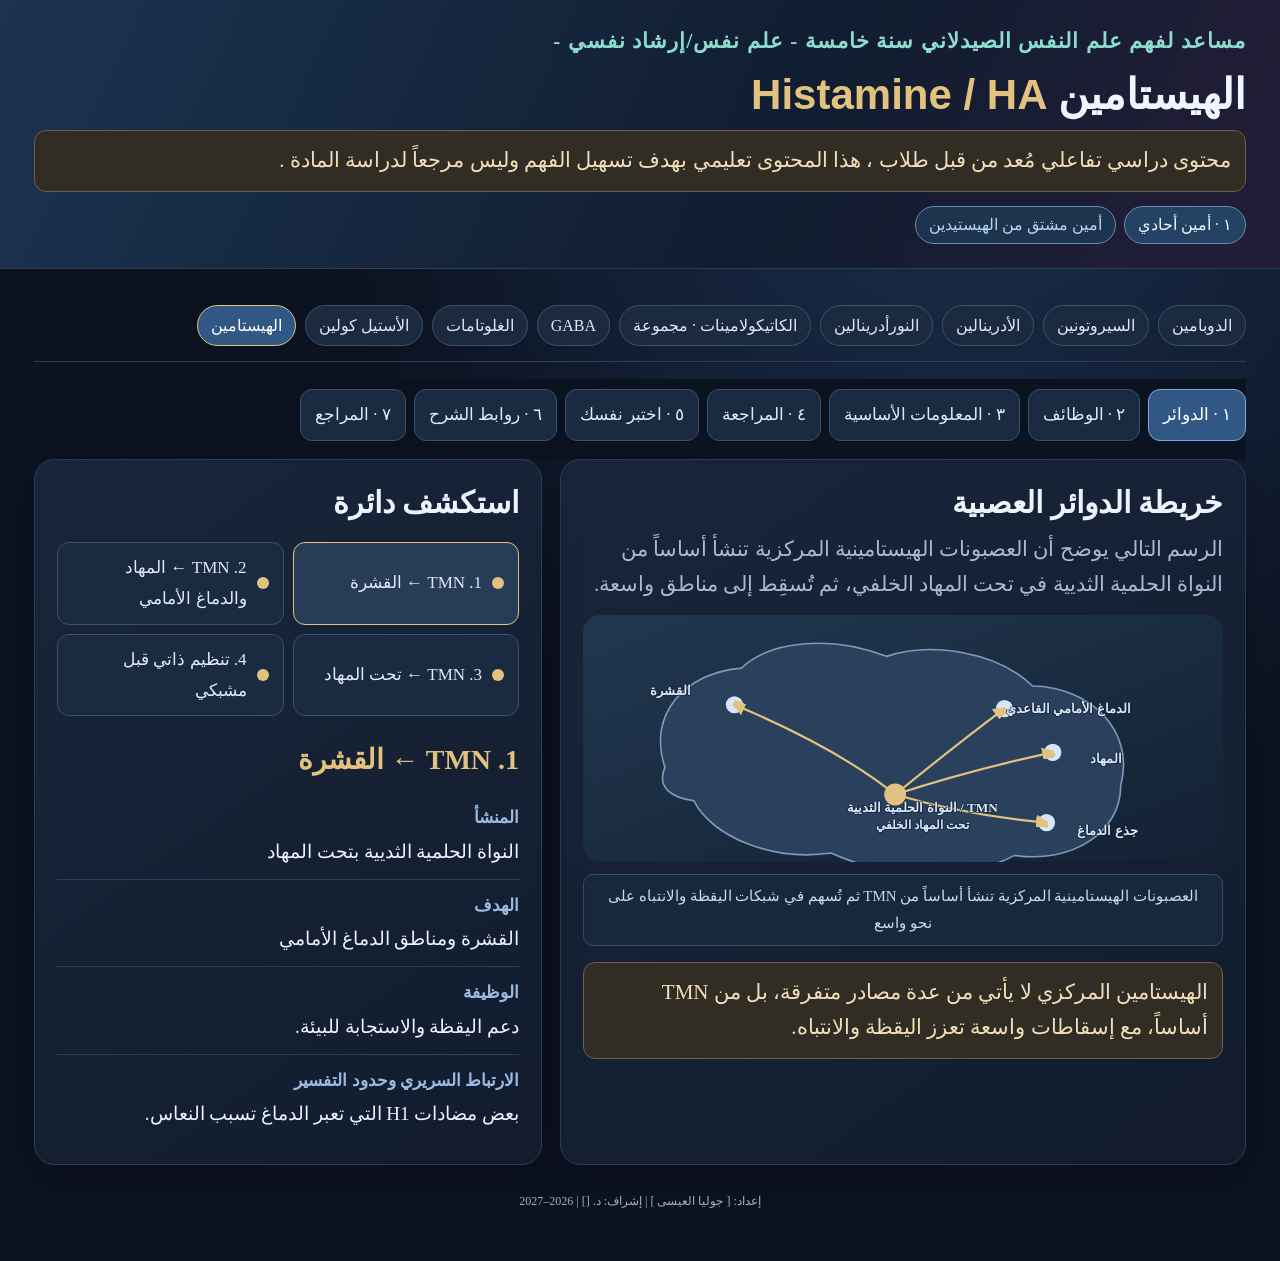
<file: histamine.html>
<!doctype html>

<html dir="rtl" lang="ar">
  <head>
    <meta charset="utf-8" />
    <meta content="width=device-width,initial-scale=1" name="viewport" />
    <meta content="dark" name="color-scheme" />
    <title>الهيستامين | مساعد علم النفس الصيدلاني</title>
    <link href="./style.css" rel="stylesheet" />
    <link href="./atlas.css" rel="stylesheet" />
  </head>
  <body style="--nt-accent: #e2c27e">
    <header>
      <div class="shell">
        <div class="eyebrow">
          مساعد لفهم علم النفس الصيدلاني سنة خامسة - علم نفس/إرشاد نفسي -
        </div>
        <h1>
          الهيستامين
          <span class="ltr" style="color: #e2c27e">Histamine / HA</span>
        </h1>
        <div class="note">
          محتوى دراسي تفاعلي مُعد من قبل طلاب ، هذا المحتوى تعليمي بهدف تسهيل
          الفهم وليس مرجعاً لدراسة المادة .
        </div>
        <div class="nt-classification" role="note">
          <span class="nt-tag">١ · أمين أحادي</span
          ><span class="nt-tag muted-tag">أمين مشتق من الهيستيدين</span>
        </div>
      </div>
    </header>
    <main class="shell">
      <nav aria-label="التنقل بين النواقل العصبية" class="nt-nav">
        <a class="nt-navlink" href="./index.html">الدوبامين</a
        ><a class="nt-navlink" href="./serotonin.html">السيروتونين</a
        ><a class="nt-navlink" href="./epinephrine.html">الأدرينالين</a
        ><a class="nt-navlink" href="./norepinephrine.html">النورأدرينالين</a
        ><a class="nt-navlink" href="./catecholamines.html"
          >الكاتيكولامينات · مجموعة</a
        ><a class="nt-navlink" href="./gaba.html">GABA</a
        ><a class="nt-navlink" href="./glutamate.html">الغلوتامات</a
        ><a class="nt-navlink" href="./acetylcholine.html">الأستيل كولين</a
        ><a aria-current="page" class="nt-navlink" href="./histamine.html"
          >الهيستامين</a
        >
      </nav>
      <nav aria-label="أقسام الهيستامين" class="tabs">
        <a aria-current="page" class="tab" data-tab="circuits" href="#circuits"
          >١ · الدوائر</a
        ><a
          aria-current="false"
          class="tab"
          data-tab="functions"
          href="#functions"
          >٢ · الوظائف</a
        ><a aria-current="false" class="tab" data-tab="basics" href="#basics"
          >٣ · المعلومات الأساسية</a
        ><a aria-current="false" class="tab" data-tab="review" href="#review"
          >٤ · المراجعة</a
        ><a aria-current="false" class="tab" data-tab="quiz" href="#quiz"
          >٥ · اختبر نفسك</a
        ><a aria-current="false" class="tab" data-tab="videos" href="#videos"
          >٦ · روابط الشرح</a
        ><a aria-current="false" class="tab" data-tab="sources" href="#sources"
          >٧ · المراجع</a
        >
      </nav>
      <section class="section active" id="circuits">
        <div class="grid">
          <div class="card">
            <h2>خريطة الدوائر العصبية</h2>
            <p class="small">
              الرسم التالي يوضح أن العصبونات الهيستامينية المركزية تنشأ أساساً
              من النواة الحلمية الثديية في تحت المهاد الخلفي، ثم تُسقِط إلى
              مناطق واسعة.
            </p>
            <div class="nt-map-scroll">
              <svg
                aria-label="رسم تخطيطي أكثر دقة نسبياً لإسقاطات الهيستامين من النواة الحلمية الثديية"
                class="nt-figure nt-refined-figure"
                role="img"
                viewbox="0 0 820 316"
              >
                <defs>
                  <lineargradient id="hibg" x1="0" x2="1" y1="0" y2="1">
                    <stop stop-color="#213750"></stop>
                    <stop offset="1" stop-color="#132133"></stop>
                  </lineargradient>
                  <marker
                    id="hiarr"
                    markerheight="5.5"
                    markerwidth="5.5"
                    orient="auto"
                    refx="4.800000000000001"
                    refy="3.2"
                  >
                    <path d="M0,0 L8,4 L0,8 Z" fill="var(--nt-accent)"></path>
                  </marker>
                </defs>
                <rect
                  fill="url(#hibg)"
                  height="316.0"
                  rx="22"
                  width="820"
                ></rect>
                <path
                  d="M105 195 C82 127 131 74 203 68 C241 32 320 26 389 53 C446 34 531 47 576 91 C650 92 708 148 689 219 C689 279 626 319 553 308 C489 342 389 338 318 305 C242 316 165 284 142 238 C113 234 94 221 105 195Z"
                  fill="#29415d"
                  stroke="#7e9ab8"
                  stroke-width="2.1"
                ></path>
                <circle
                  cx="400"
                  cy="230"
                  fill="var(--nt-accent)"
                  r="14"
                ></circle>

                <circle cx="194" cy="115" fill="#d8e7f8" r="11"></circle>

                <circle cx="540" cy="120" fill="#d8e7f8" r="11"></circle>

                <circle cx="602" cy="176" fill="#d8e7f8" r="11"></circle>

                <circle cx="594" cy="266" fill="#d8e7f8" r="11"></circle>

                <path
                  d="M400 230 Q325 170 194 115"
                  fill="none"
                  marker-end="url(#hiarr)"
                  stroke="var(--nt-accent)"
                  stroke-linecap="round"
                  stroke-width="2.8"
                ></path>
                <path
                  d="M400 230 Q476 168 540 120"
                  fill="none"
                  marker-end="url(#hiarr)"
                  stroke="var(--nt-accent)"
                  stroke-linecap="round"
                  stroke-width="2.8"
                ></path>
                <path
                  d="M400 230 Q499 198 602 176"
                  fill="none"
                  marker-end="url(#hiarr)"
                  stroke="var(--nt-accent)"
                  stroke-linecap="round"
                  stroke-width="2.8"
                ></path>
                <path
                  d="M400 230 Q492 257 594 266"
                  fill="none"
                  marker-end="url(#hiarr)"
                  stroke="var(--nt-accent)"
                  stroke-linecap="round"
                  stroke-width="2.8"
                ></path>

                <text
                  fill="#eef6ff"
                  font-size="16"
                  text-anchor="middle"
                  x="435"
                  y="253"
                >
                  TMN / النواة الحلمية الثديية
                </text>
                <text
                  fill="#c9ddf2"
                  font-size="14"
                  text-anchor="middle"
                  x="435"
                  y="274"
                >
                  تحت المهاد الخلفي
                </text>
                <text fill="#d8e7f8" font-size="16" x="138" y="103">
                  القشرة
                </text>
                <text
                  fill="#d8e7f8"
                  font-size="15"
                  text-anchor="middle"
                  x="622"
                  y="126"
                >
                  الدماغ الأمامي القاعدي
                </text>
                <text
                  fill="#d8e7f8"
                  font-size="15"
                  text-anchor="middle"
                  x="670"
                  y="190"
                >
                  المهاد
                </text>
                <text
                  fill="#d8e7f8"
                  font-size="15"
                  text-anchor="middle"
                  x="672"
                  y="282"
                >
                  جذع الدماغ
                </text>
              </svg>
            </div>
            <p class="nt-figure-caption">
              العصبونات الهيستامينية المركزية تنشأ أساساً من TMN ثم تُسهم في
              شبكات اليقظة والانتباه على نحو واسع
            </p>
            <div class="note">
              الهيستامين المركزي لا يأتي من عدة مصادر متفرقة، بل من TMN أساساً،
              مع إسقاطات واسعة تعزز اليقظة والانتباه.
            </div>
          </div>
          <div class="card">
            <h2>استكشف دائرة</h2>
            <div class="path-buttons" id="circuitButtons"></div>
            <div aria-live="polite" id="circuitDetails"></div>
          </div>
        </div>
      </section>
      <section class="section" id="functions">
        <div class="card">
          <h2>وظائف الهيستامين بحسب الدوائر</h2>
          <p class="muted">
            اختر منطقة، أو ابحث عن وظيفة أو مصطلح. مستويات الدليل تقريبية للتعلم
            وليست مقياساً رسمياً لجودة الأدلة.
          </p>
          <div class="region-toolbar">
            <input
              aria-label="بحث في المناطق"
              class="search"
              id="regionSearch"
              placeholder="ابحث عن منطقة أو وظيفة"
            />
            <div class="actions" id="regionFilters"></div>
            <button class="ghost" id="expandAll">توسيع الكل</button
            ><button class="ghost" id="collapseAll">طي الكل</button>
          </div>
          <div class="small" id="regionCount"></div>
          <div class="region-list" id="regionList"></div>
        </div>
        <div class="card" style="margin-top: 18px">
          <h2>فهم الوظائف: الآلية ثم المثال</h2>
          <p class="muted">
            التفسير هنا يركز على ما يحدث، ولماذا يحدث، وما حدود التعميم. لا تعني
            مشاركة ناقل في وظيفة أنه المسؤول الوحيد عنها.
          </p>
          <div class="function-explain">
            <h3>1. اليقظة والنعاس</h3>
            <p>
              تطلق عصبونات TMN الهيستامين وتصل إلى مناطق واسعة، فتساعد على إبقاء
              الشبكات في حالة تسمح بالانتباه.
            </p>
            <p class="example">
              <b>مثال توضيحي:</b> مثال: مضاد هيستامين قديم يعبر الحاجز الدموي
              الدماغي ويحصر H1 قد يسبب النعاس.
            </p>
          </div>
          <div class="function-explain">
            <h3>2. لماذا لا تسبب كل مضادات الحساسية النعاس؟</h3>
            <p>
              تختلف الأدوية في قدرتها على عبور الحاجز الدموي الدماغي واحتلال
              مستقبلات H1 المركزية؛ ولذلك لا تتشابه جميعها في التأثير المهدئ.
            </p>
            <p class="example">
              <b>مثال توضيحي:</b> مثال: الأدوية الأقل نفاذاً للدماغ غالباً أقل
              إحداثاً للنعاس.
            </p>
          </div>
          <div class="function-explain">
            <h3>3. دور H3</h3>
            <p>
              يساعد مستقبل H3 قبل المشبكي في تنظيم إفراز الهيستامين؛ وقد ينظم
              أيضاً إفراز نواقل أخرى وفق الموقع.
            </p>
            <p class="example">
              <b>مثال توضيحي:</b> مثال: لا يمكن مساواة حصر H3 بحصر H1 في
              التأثير.
            </p>
          </div>
          <div class="function-explain">
            <h3>4. التنبيه والشهية</h3>
            <p>
              تتداخل إشارات الهيستامين في شبكات اليقظة والتغذية، ويمكن أن يرتبط
              حصر H1 بزيادة الشهية أو الوزن في سياقات دوائية معينة.
            </p>
            <p class="example">
              <b>مثال توضيحي:</b> مثال: زيادة الوزن لدى بعض مستخدمي الأدوية
              متعددة المستقبلات لا تُفسر بآلية واحدة.
            </p>
          </div>
          <div class="function-explain">
            <h3>5. الهيستامين المركزي مقابل المحيطي</h3>
            <p>
              له دور في الحساسية والالتهاب خارج الدماغ، لكن هذه الأدوار مختلفة
              عن وظيفة العصبونات الهيستامينية في اليقظة.
            </p>
            <p class="example">
              <b>مثال توضيحي:</b> مثال: الحكة الجلدية ليست دليلاً مباشراً على
              تنشيط شبكات يقظة الدماغ.
            </p>
          </div>
        </div>
      </section>
      <section class="section" id="basics">
        <div class="twocol">
          <div class="card">
            <h2>بطاقة تعريفية</h2>
            <div class="statgrid">
              <div class="stat"><b>HA</b>الاختصار</div>
              <div class="stat"><b>Histamine</b>الاسم الإنجليزي</div>
              <div class="stat"><b>مُعدِّل / ناقل</b>بحسب نوع الدائرة</div>
            </div>
            <h3>التصنيف</h3>
            <p>أمين حيوي؛ ناقل ومعدِّل عصبي مركزي</p>
            <h3>أماكن التصنيع أو الإفراز الرئيسية</h3>
            <p>
              النواة الحلمية الثديية Tuberomammillary nucleus (TMN) في الوطاء
              الخلفي
            </p>
            <h3>الفكرة الأساسية</h3>
            <p>
              الهيستامين الدماغي عنصر أساسي في إبقاء الدماغ مستيقظاً ومتنبهاً.
              الهيستامين الذي يسبب أعراض الحساسية في الجسم ليس مطابقاً وظيفياً
              لكل إشارات الهيستامين في الدماغ.
            </p>
          </div>
          <div class="card">
            <h2>المستقبلات والتصنيع</h2>
            <h3>المستقبلات المهمة</h3>
            <p>
              H1 وH2 وH3 وH4؛ H3 غالباً مستقبل ذاتي قبل مشبكي، وأدوار H4
              المركزية أقل وضوحاً
            </p>
            <h3>التصنيع والتخلص من الناقل</h3>
            <p>
              Histidine → Histamine بوساطة histidine decarboxylase؛ يُستقلب
              مركزياً أساساً عبر HNMT
            </p>
            <div class="note">
              تختلف تأثيرات الناقل تبعاً لنوع المستقبل والخلايا وتوقيت الإشارة،
              ولا يصح وصف ناقل واحد بأنه منشّط أو مثبّط لجميع مناطق الدماغ.
            </div>
          </div>
        </div>
      </section>
      <section class="section" id="review">
        <div class="card">
          <h2>خريطة مراجعة الوظائف والنواقل المشاركة</h2>
          <div class="domains">
            <div class="domain">
              <h3>اليقظة</h3>
              <div class="tiny">المناطق: TMN والقشرة</div>
              <p>دعم الاستثارة والانتباه</p>
              <div class="tiny">أنظمة مشاركة: NE، ACh، Orexin</div>
            </div>
            <div class="domain">
              <h3>النوم</h3>
              <div class="tiny">المناطق: تحت المهاد</div>
              <p>التفاعل مع دوائر النوم</p>
              <div class="tiny">أنظمة مشاركة: GABA</div>
            </div>
            <div class="domain">
              <h3>الشهية</h3>
              <div class="tiny">المناطق: دوائر تحت المهاد</div>
              <p>تعديل تناول الطعام</p>
              <div class="tiny">أنظمة مشاركة: 5-HT، Orexin</div>
            </div>
            <div class="domain">
              <h3>الأدوية</h3>
              <div class="tiny">المناطق: H1 المركزي</div>
              <p>النعاس مع بعض مضادات الهيستامين</p>
              <div class="tiny">أنظمة مشاركة: تأثير يعتمد على عبور BBB</div>
            </div>
          </div>
        </div>
      </section>
      <section class="section" id="quiz">
        <div class="card" style="max-width: 850px; margin: auto">
          <h2>اختبر نفسك</h2>
          <p class="small" id="progress"></p>
          <div class="question" id="question"></div>
          <div id="answers"></div>
          <p aria-live="polite" class="feedback" id="feedback"></p>
          <button class="solid hidden" id="next">السؤال التالي</button
          ><button class="ghost hidden" id="restart">إعادة الاختبار</button>
        </div>
      </section>
      <section class="section" id="videos">
        <div class="card">
          <h2>روابط يوتيوب للشرح</h2>
          <p>
            رابط بحث نصي على يوتيوب للحصول على محاضرات عن Histamine؛ لا نضمن
            محتوى فيديو معيناً أو نعتمد الفيديوهات بديلاً عن المراجع العلمية.
          </p>
          <p>
            <a
              dir="ltr"
              href="https://www.youtube.com/results?search_query=Histamine+neurotransmitter+neuroanatomy+pathways+receptor+physiology"
              rel="noopener noreferrer"
              target="_blank"
              >https://www.youtube.com/results?search_query=Histamine+neurotransmitter+neuroanatomy+pathways+receptor+physiology</a
            >
          </p>
        </div>
      </section>
      <section class="section" id="sources">
        <div class="card">
          <h2>المراجع العلمية</h2>
          <p class="muted">
            المصادر العلمية المعتمدة للوظائف الأساسية؛ التفاصيل الناشئة والأبحاث
            البشرية مقابل الحيوانية تتفاوت في قوة الدليل.
          </p>
          <ol class="sources">
            <li>
              <a
                href="https://www.ncbi.nlm.nih.gov/books/NBK482512/"
                rel="noopener noreferrer"
                target="_blank"
                >Physiology of sleep – histamine</a
              >
            </li>
            <li>
              <a
                href="https://www.ncbi.nlm.nih.gov/books/NBK539894/"
                rel="noopener noreferrer"
                target="_blank"
                >Neurotransmitter physiology</a
              >
            </li>
            <li>
              <a
                href="https://www.ncbi.nlm.nih.gov/books/NBK11011/"
                rel="noopener noreferrer"
                target="_blank"
                >Neuroscience – neurotransmitter systems</a
              >
            </li>
            <li>
              <a
                href="https://www.ncbi.nlm.nih.gov/books/NBK482512/"
                rel="noopener noreferrer"
                target="_blank"
                >Physiology of sleep – ascending arousal systems</a
              >
            </li>
          </ol>
        </div>
      </section>
      <footer class="foot">
        إعداد: [ جوليا العيسى ] | إشراف: د. [] | 2026–2027
      </footer>
    </main>
    <script defer="" src="./atlas.js"></script>
    <script id="ntData" type="application/json">
      {
        "circuits": [
          [
            "1. TMN ← القشرة",
            "النواة الحلمية الثديية بتحت المهاد",
            "القشرة ومناطق الدماغ الأمامي",
            "دعم اليقظة والاستجابة للبيئة.",
            "بعض مضادات H1 التي تعبر الدماغ تسبب النعاس."
          ],
          [
            "2. TMN ← المهاد والدماغ الأمامي",
            "TMN",
            "المهاد والدماغ الأمامي القاعدي",
            "تعديل حالة الاستثارة ومعالجة المعلومات والانتباه.",
            "يعمل بالتعاون مع أستيل كولين ونورأدرينالين."
          ],
          [
            "3. TMN ← تحت المهاد",
            "TMN",
            "دوائر تحت المهاد",
            "التفاعل مع الأوريكسين والمنظومات المنظمة للنوم واليقظة والطاقة.",
            "لا ينظم النوم أو الشهية بمفرده."
          ],
          [
            "4. تنظيم ذاتي قبل مشبكي",
            "نهايات هيستامينية",
            "مستقبلات H3",
            "يسهم H3 في ضبط إطلاق الهيستامين وغيره من النواقل محلياً.",
            "المستقبلات تختلف في موقعها ووظيفتها."
          ]
        ],
        "regions": [
          [
            "النواة الحلمية الثديية",
            "TMN",
            "اليقظة",
            "المصدر الرئيسي لعصبونات الهيستامين في الدماغ.",
            "تنشط عادة في اليقظة وتخف في النوم.",
            "راسخ"
          ],
          [
            "القشرة المخية",
            "Cortex",
            "الانتباه",
            "يساعد وصول الهيستامين على دعم حالة التنبه واليقظة.",
            "تأثيره يتفاعل مع NE وACh.",
            "راسخ"
          ],
          [
            "المهاد",
            "Thalamus",
            "اليقظة",
            "يساهم في ضبط حالة الشبكة ونقل المعلومات.",
            "ليس مساراً حسياً منفصلاً للهيستامين.",
            "جيد"
          ],
          [
            "تحت المهاد",
            "Hypothalamus",
            "النوم",
            "يتعاون مع الأوريكسين والدوائر المثبطة للنوم في الحفاظ على اليقظة.",
            "اختلالات عديدة قد تؤثر في النوم.",
            "راسخ"
          ],
          [
            "الدماغ الأمامي القاعدي",
            "Basal forebrain",
            "الانتباه",
            "يعدل الشبكات المشاركة في الانتباه والاستثارة.",
            "يعتمد الأثر على مستقبلات وسياق الشبكة.",
            "جيد"
          ],
          [
            "دوائر تنظيم الشهية",
            "Feeding circuits",
            "الشهية",
            "يمكن أن تسهم بعض مستقبلات الهيستامين، لا سيما H1، في تنظيم تناول الطعام.",
            "قد يرتبط حصر H1 بزيادة الشهية لدى بعض الأشخاص.",
            "جيد"
          ]
        ],
        "quiz": [
          [
            "أين يوجد المصدر المركزي الرئيسي للهيستامين؟",
            ["TMN في تحت المهاد", "SNc", "الحُصين"],
            0,
            "توجد عصبونات الهيستامين المركزية أساساً في TMN."
          ],
          [
            "لماذا تسبب بعض مضادات H1 النعاس؟",
            ["لأنها تدخل الدماغ وتحصر H1", "لأنها تزيد GABA مباشرة دائماً"],
            0,
            "احتلال مستقبلات H1 المركزية يؤدي إلى النعاس عند بعض الأدوية."
          ],
          [
            "هل جميع مضادات الحساسية تسبب النعاس بالدرجة نفسها؟",
            ["نعم", "لا"],
            1,
            "تختلف قدرة الأدوية على دخول الدماغ."
          ]
        ]
      }
    </script>
  </body>
</html>
</file>
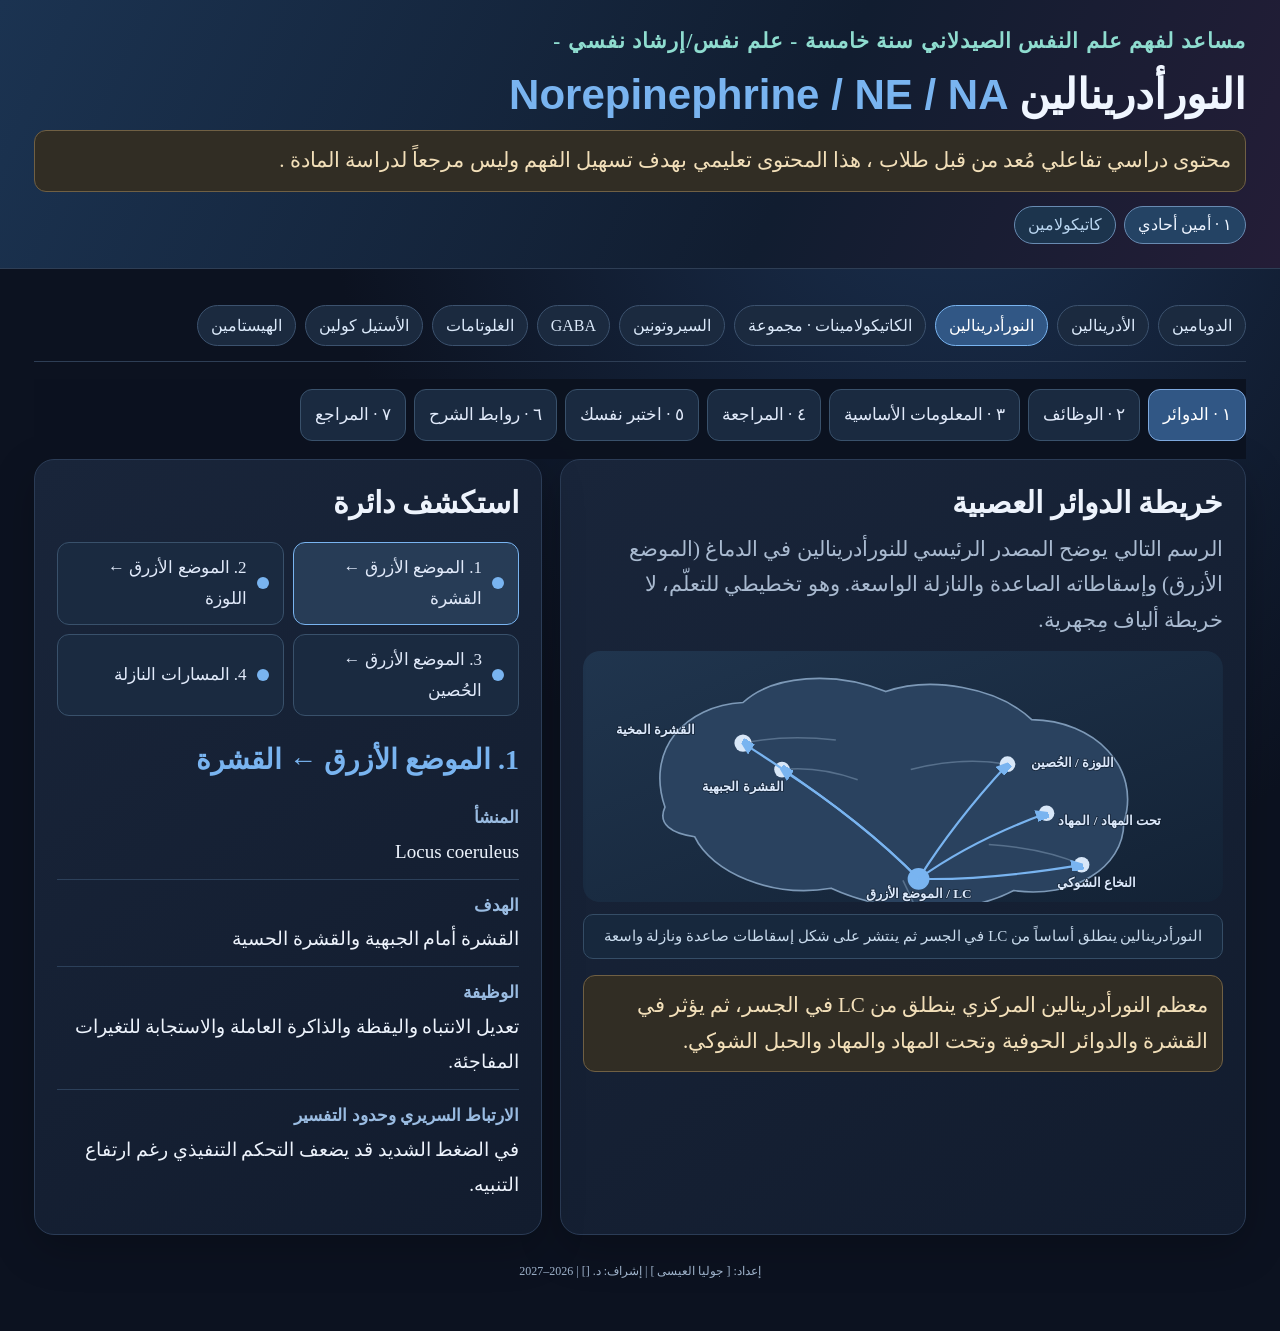
<file: norepinephrine.html>
<!doctype html>

<html dir="rtl" lang="ar">
  <head>
    <meta charset="utf-8" />
    <meta content="width=device-width,initial-scale=1" name="viewport" />
    <meta content="dark" name="color-scheme" />
    <title>النورأدرينالين | مساعد علم النفس الصيدلاني</title>
    <link href="./style.css" rel="stylesheet" />
    <link href="./atlas.css" rel="stylesheet" />
  </head>
  <body style="--nt-accent: #79b4f0">
    <header>
      <div class="shell">
        <div class="eyebrow">
          مساعد لفهم علم النفس الصيدلاني سنة خامسة - علم نفس/إرشاد نفسي -
        </div>
        <h1>
          النورأدرينالين
          <span class="ltr" style="color: #79b4f0"
            >Norepinephrine / NE / NA</span
          >
        </h1>
        <div class="note">
          محتوى دراسي تفاعلي مُعد من قبل طلاب ، هذا المحتوى تعليمي بهدف تسهيل
          الفهم وليس مرجعاً لدراسة المادة .
        </div>
        <div class="nt-classification" role="note">
          <span class="nt-tag">١ · أمين أحادي</span
          ><span class="nt-tag muted-tag">كاتيكولامين</span>
        </div>
      </div>
    </header>
    <main class="shell">
      <nav aria-label="التنقل بين النواقل العصبية" class="nt-nav">
        <a class="nt-navlink" href="./index.html">الدوبامين</a
        ><a class="nt-navlink" href="./epinephrine.html">الأدرينالين</a
        ><a aria-current="page" class="nt-navlink" href="./norepinephrine.html"
          >النورأدرينالين</a
        ><a class="nt-navlink" href="./catecholamines.html"
          >الكاتيكولامينات · مجموعة</a
        ><a class="nt-navlink" href="./serotonin.html">السيروتونين</a
        ><a class="nt-navlink" href="./gaba.html">GABA</a
        ><a class="nt-navlink" href="./glutamate.html">الغلوتامات</a
        ><a class="nt-navlink" href="./acetylcholine.html">الأستيل كولين</a
        ><a class="nt-navlink" href="./histamine.html">الهيستامين</a>
      </nav>
      <nav aria-label="أقسام النورأدرينالين" class="tabs">
        <a aria-current="page" class="tab" data-tab="circuits" href="#circuits"
          >١ · الدوائر</a
        ><a
          aria-current="false"
          class="tab"
          data-tab="functions"
          href="#functions"
          >٢ · الوظائف</a
        ><a aria-current="false" class="tab" data-tab="basics" href="#basics"
          >٣ · المعلومات الأساسية</a
        ><a aria-current="false" class="tab" data-tab="review" href="#review"
          >٤ · المراجعة</a
        ><a aria-current="false" class="tab" data-tab="quiz" href="#quiz"
          >٥ · اختبر نفسك</a
        ><a aria-current="false" class="tab" data-tab="videos" href="#videos"
          >٦ · روابط الشرح</a
        ><a aria-current="false" class="tab" data-tab="sources" href="#sources"
          >٧ · المراجع</a
        >
      </nav>
      <section class="section active" id="circuits">
        <div class="grid">
          <div class="card">
            <h2>خريطة الدوائر العصبية</h2>
            <p class="small">
              الرسم التالي يوضح المصدر الرئيسي للنورأدرينالين في الدماغ (الموضع
              الأزرق) وإسقاطاته الصاعدة والنازلة الواسعة. وهو تخطيطي للتعلّم، لا
              خريطة ألياف مِجهرية.
            </p>
            <div class="nt-map-scroll">
              <svg
                aria-label="رسم تخطيطي أكثر دقة نسبياً لإسقاطات النورأدرينالين من الموضع الأزرق"
                class="nt-figure nt-refined-figure"
                role="img"
                viewbox="0 0 820 322"
              >
                <defs>
                  <lineargradient id="nebg" x1="0" x2="1" y1="0" y2="1">
                    <stop stop-color="#20354e"></stop>
                    <stop offset="1" stop-color="#132235"></stop>
                  </lineargradient>
                  <marker
                    id="nearr"
                    markerheight="5.5"
                    markerwidth="5.5"
                    orient="auto"
                    refx="4.800000000000001"
                    refy="3.2"
                  >
                    <path d="M0,0 L8,4 L0,8 Z" fill="var(--nt-accent)"></path>
                  </marker>
                </defs>
                <rect
                  fill="url(#nebg)"
                  height="322.0"
                  rx="22"
                  width="820"
                ></rect>
                <path
                  d="M105 200 C80 127 130 70 205 66 C243 31 322 25 388 52 C445 32 531 46 575 88 C655 89 716 149 693 220 C693 278 627 318 552 307 C490 340 390 337 318 304 C242 317 165 284 143 238 C114 234 95 222 105 200Z"
                  fill="#2a425f"
                  stroke="#7d99b7"
                  stroke-width="2.1"
                ></path>
                <path
                  d="M410 294 Q435 345 435 360 M520 248 Q592 253 639 274 M324 114 Q258 107 206 118 M352 165 Q301 147 255 152 M420 152 Q484 135 544 145"
                  fill="none"
                  stroke="#57708c"
                  stroke-width="2"
                ></path>
                <circle
                  cx="430"
                  cy="292"
                  fill="var(--nt-accent)"
                  r="14"
                ></circle>

                <circle cx="205" cy="118" fill="#d8e7f8" r="11"></circle>

                <circle cx="255" cy="152" fill="#d8e7f8" r="10"></circle>

                <circle cx="544" cy="145" fill="#d8e7f8" r="10"></circle>

                <circle cx="639" cy="274" fill="#d8e7f8" r="10"></circle>

                <circle cx="594" cy="208" fill="#d8e7f8" r="10"></circle>

                <path
                  d="M430 292 Q350 210 205 118"
                  fill="none"
                  marker-end="url(#nearr)"
                  stroke="var(--nt-accent)"
                  stroke-linecap="round"
                  stroke-width="2.8"
                ></path>
                <path
                  d="M430 292 Q360 220 255 152"
                  fill="none"
                  marker-end="url(#nearr)"
                  stroke="var(--nt-accent)"
                  stroke-linecap="round"
                  stroke-width="2.8"
                ></path>
                <path
                  d="M430 292 Q475 220 544 145"
                  fill="none"
                  marker-end="url(#nearr)"
                  stroke="var(--nt-accent)"
                  stroke-linecap="round"
                  stroke-width="2.8"
                ></path>
                <path
                  d="M430 292 Q500 242 594 208"
                  fill="none"
                  marker-end="url(#nearr)"
                  stroke="var(--nt-accent)"
                  stroke-linecap="round"
                  stroke-width="2.8"
                ></path>
                <path
                  d="M430 292 Q520 294 639 274"
                  fill="none"
                  marker-end="url(#nearr)"
                  stroke="var(--nt-accent)"
                  stroke-linecap="round"
                  stroke-width="2.8"
                ></path>

                <text
                  fill="#eef6ff"
                  font-size="16"
                  text-anchor="middle"
                  x="430"
                  y="316"
                >
                  LC / الموضع الأزرق
                </text>
                <text fill="#d8e7f8" font-size="16" x="144" y="106">
                  القشرة المخية
                </text>
                <text
                  fill="#d8e7f8"
                  font-size="15"
                  text-anchor="middle"
                  x="205"
                  y="180"
                >
                  القشرة الجبهية
                </text>
                <text
                  fill="#d8e7f8"
                  font-size="15"
                  text-anchor="middle"
                  x="627"
                  y="149"
                >
                  اللوزة / الحُصين
                </text>
                <text
                  fill="#d8e7f8"
                  font-size="15"
                  text-anchor="middle"
                  x="658"
                  y="302"
                >
                  النخاع الشوكي
                </text>
                <text
                  fill="#d8e7f8"
                  font-size="15"
                  text-anchor="middle"
                  x="675"
                  y="223"
                >
                  تحت المهاد / المهاد
                </text>
              </svg>
            </div>
            <p class="nt-figure-caption">
              النورأدرينالين ينطلق أساساً من LC في الجسر ثم ينتشر على شكل
              إسقاطات صاعدة ونازلة واسعة
            </p>
            <div class="note">
              معظم النورأدرينالين المركزي ينطلق من LC في الجسر، ثم يؤثر في
              القشرة والدوائر الحوفية وتحت المهاد والمهاد والحبل الشوكي.
            </div>
          </div>
          <div class="card">
            <h2>استكشف دائرة</h2>
            <div class="path-buttons" id="circuitButtons"></div>
            <div aria-live="polite" id="circuitDetails"></div>
          </div>
        </div>
      </section>
      <section class="section" id="functions">
        <div class="card">
          <h2>وظائف النورأدرينالين بحسب الدوائر</h2>
          <p class="muted">
            اختر منطقة، أو ابحث عن وظيفة أو مصطلح. مستويات الدليل تقريبية للتعلم
            وليست مقياساً رسمياً لجودة الأدلة.
          </p>
          <div class="region-toolbar">
            <input
              aria-label="بحث في المناطق"
              class="search"
              id="regionSearch"
              placeholder="ابحث عن منطقة أو وظيفة"
            />
            <div class="actions" id="regionFilters"></div>
            <button class="ghost" id="expandAll">توسيع الكل</button
            ><button class="ghost" id="collapseAll">طي الكل</button>
          </div>
          <div class="small" id="regionCount"></div>
          <div class="region-list" id="regionList"></div>
        </div>
        <div class="card" style="margin-top: 18px">
          <h2>فهم الوظائف: الآلية ثم المثال</h2>
          <p class="muted">
            التفسير هنا يركز على ما يحدث، ولماذا يحدث، وما حدود التعميم. لا تعني
            مشاركة ناقل في وظيفة أنه المسؤول الوحيد عنها.
          </p>
          <div class="function-explain">
            <h3>1. الانتباه واليقظة</h3>
            <p>
              يرفع النظام النورأدريناليني استعداد الدماغ للمعلومات الجديدة ويؤثر
              في انتقاء ما يستحق الانتباه.
            </p>
            <p class="example">
              <b>مثال توضيحي:</b> مثال: صوت مفاجئ أثناء الدراسة يحوّل الانتباه
              بسرعة إلى مصدره.
            </p>
          </div>
          <div class="function-explain">
            <h3>2. الضغط النفسي والذاكرة العاملة</h3>
            <p>
              قد تساعد مستويات معتدلة من الإشارة على التركيز، بينما قد يضعف
              ارتفاعها الحاد أثناء الضغط أداء القشرة الجبهية.
            </p>
            <p class="example">
              <b>مثال توضيحي:</b> مثال: قد تعرف الإجابة جيداً لكن يصعب استرجاعها
              تحت ضغط شديد.
            </p>
          </div>
          <div class="function-explain">
            <h3>3. الذاكرة الانفعالية</h3>
            <p>
              تساعد الإشارات النورأدرينالينية على إعطاء بعض الأحداث الانفعالية
              أولوية في المعالجة والتذكر.
            </p>
            <p class="example">
              <b>مثال توضيحي:</b> مثال: تذكّر موقف خطر بوضوح أكبر من موقف عادي.
            </p>
          </div>
          <div class="function-explain">
            <h3>4. الألم</h3>
            <p>
              إسقاطات جذع الدماغ إلى الحبل الشوكي تعدل انتقال الألم؛ لبعض
              مستقبلات α2 أثر مثبط.
            </p>
            <p class="example">
              <b>مثال توضيحي:</b> مثال: بعض الأدوية تستفيد من هذه الدائرة لتخفيف
              الألم.
            </p>
          </div>
          <div class="function-explain">
            <h3>5. الجهاز الودي</h3>
            <p>
              يعمل النورأدرينالين أيضاً خارج الدماغ بوصفه ناقلاً مهماً في
              الأعصاب الودية بعد العقدية. يجب التمييز بين هذا الدور المحيطي
              ودوره في القشرة.
            </p>
            <p class="example">
              <b>مثال توضيحي:</b> مثال: زيادة النبض والتأهب قد تنشأ من آليات
              عصبية وهرمونية مشتركة.
            </p>
          </div>
        </div>
      </section>
      <section class="section" id="basics">
        <div class="twocol">
          <div class="card">
            <h2>بطاقة تعريفية</h2>
            <div class="statgrid">
              <div class="stat"><b>NE / NA</b>الاختصار</div>
              <div class="stat"><b>Norepinephrine</b>الاسم الإنجليزي</div>
              <div class="stat"><b>مُعدِّل / ناقل</b>بحسب نوع الدائرة</div>
            </div>
            <h3>التصنيف</h3>
            <p>كاتيكولامين</p>
            <h3>أماكن التصنيع أو الإفراز الرئيسية</h3>
            <p>
              الموضع الأزرق Locus coeruleus في الجسر، ومجموعات نورأدرينالينية
              أخرى في جذع الدماغ
            </p>
            <h3>الفكرة الأساسية</h3>
            <p>
              النورأدرينالين يساعد الدماغ على الاستعداد للمعلومات المهمة وضبط
              مستوى اليقظة. الزيادة المفرطة أو النقص الشديد قد يضعفان أداء بعض
              المهام.
            </p>
          </div>
          <div class="card">
            <h2>المستقبلات والتصنيع</h2>
            <h3>المستقبلات المهمة</h3>
            <p>α1 وα2 وβ1 وβ2 وβ3؛ مستقبلات مقترنة ببروتين G</p>
            <h3>التصنيع والتخلص من الناقل</h3>
            <p>
              Tyrosine → L-DOPA → Dopamine → Norepinephrine؛ إعادة القبط NET
            </p>
            <div class="note">
              تختلف تأثيرات الناقل تبعاً لنوع المستقبل والخلايا وتوقيت الإشارة،
              ولا يصح وصف ناقل واحد بأنه منشّط أو مثبّط لجميع مناطق الدماغ.
            </div>
          </div>
        </div>
      </section>
      <section class="section" id="review">
        <div class="card">
          <h2>خريطة مراجعة الوظائف والنواقل المشاركة</h2>
          <div class="domains">
            <div class="domain">
              <h3>اليقظة</h3>
              <div class="tiny">المناطق: LC والقشرة</div>
              <p>الاستعداد للمثيرات</p>
              <div class="tiny">أنظمة مشاركة: Histamine، ACh</div>
            </div>
            <div class="domain">
              <h3>الذاكرة</h3>
              <div class="tiny">المناطق: اللوزة والحُصين</div>
              <p>ترجيح الأحداث المهمة</p>
              <div class="tiny">أنظمة مشاركة: Glu، DA</div>
            </div>
            <div class="domain">
              <h3>الضغط</h3>
              <div class="tiny">المناطق: PFC والجهاز الحوفي</div>
              <p>تحويل الموارد للتهديد</p>
              <div class="tiny">أنظمة مشاركة: 5-HT، GABA</div>
            </div>
            <div class="domain">
              <h3>الألم</h3>
              <div class="tiny">المناطق: جذع الدماغ والحبل الشوكي</div>
              <p>تعديل الألم النازل</p>
              <div class="tiny">أنظمة مشاركة: 5-HT، أفيونات</div>
            </div>
          </div>
        </div>
      </section>
      <section class="section" id="quiz">
        <div class="card" style="max-width: 850px; margin: auto">
          <h2>اختبر نفسك</h2>
          <p class="small" id="progress"></p>
          <div class="question" id="question"></div>
          <div id="answers"></div>
          <p aria-live="polite" class="feedback" id="feedback"></p>
          <button class="solid hidden" id="next">السؤال التالي</button
          ><button class="ghost hidden" id="restart">إعادة الاختبار</button>
        </div>
      </section>
      <section class="section" id="videos">
        <div class="card">
          <h2>روابط يوتيوب للشرح</h2>
          <p>
            رابط بحث نصي على يوتيوب للحصول على محاضرات عن Norepinephrine؛ لا
            نضمن محتوى فيديو معيناً أو نعتمد الفيديوهات بديلاً عن المراجع
            العلمية.
          </p>
          <p>
            <a
              dir="ltr"
              href="https://www.youtube.com/results?search_query=Norepinephrine+neurotransmitter+neuroanatomy+pathways+receptor+physiology"
              rel="noopener noreferrer"
              target="_blank"
              >https://www.youtube.com/results?search_query=Norepinephrine+neurotransmitter+neuroanatomy+pathways+receptor+physiology</a
            >
          </p>
        </div>
      </section>
      <section class="section" id="sources">
        <div class="card">
          <h2>المراجع العلمية</h2>
          <p class="muted">
            المصادر العلمية المعتمدة للوظائف الأساسية؛ التفاصيل الناشئة والأبحاث
            البشرية مقابل الحيوانية تتفاوت في قوة الدليل.
          </p>
          <ol class="sources">
            <li>
              <a
                href="https://www.ncbi.nlm.nih.gov/books/NBK482512/"
                rel="noopener noreferrer"
                target="_blank"
                >Physiology of sleep – LC projections</a
              >
            </li>
            <li>
              <a
                href="https://www.ncbi.nlm.nih.gov/books/NBK539894/"
                rel="noopener noreferrer"
                target="_blank"
                >Neurotransmitters – StatPearls</a
              >
            </li>
            <li>
              <a
                href="https://www.ncbi.nlm.nih.gov/books/NBK11011/"
                rel="noopener noreferrer"
                target="_blank"
                >Neuroscience – neurotransmitter systems</a
              >
            </li>
            <li>
              <a
                href="https://www.ncbi.nlm.nih.gov/books/NBK482512/"
                rel="noopener noreferrer"
                target="_blank"
                >Physiology of sleep – ascending arousal systems</a
              >
            </li>
          </ol>
        </div>
      </section>
      <footer class="foot">
        إعداد: [ جوليا العيسى ] | إشراف: د. [] | 2026–2027
      </footer>
    </main>
    <script defer="" src="./atlas.js"></script>
    <script id="ntData" type="application/json">
      {
        "circuits": [
          [
            "1. الموضع الأزرق ← القشرة",
            "Locus coeruleus",
            "القشرة أمام الجبهية والقشرة الحسية",
            "تعديل الانتباه واليقظة والذاكرة العاملة والاستجابة للتغيرات المفاجئة.",
            "في الضغط الشديد قد يضعف التحكم التنفيذي رغم ارتفاع التنبيه."
          ],
          [
            "2. الموضع الأزرق ← اللوزة",
            "Locus coeruleus",
            "اللوزة والجهاز الحوفي",
            "تقوية الانتباه للأحداث الانفعالية وتعديل تثبيت الذكريات ذات الأهمية.",
            "الإثارة الشديدة لا تعني دائماً تعلماً أفضل."
          ],
          [
            "3. الموضع الأزرق ← الحُصين",
            "Locus coeruleus",
            "الحُصين",
            "تعديل التعلم والذاكرة وإشارات الجِدّة؛ تتداخل بعض الإشارات مع الآليات الدوبامينية.",
            "تعتمد الاستجابة على الشدة والتوقيت."
          ],
          [
            "4. المسارات النازلة",
            "مجموعات نورأدرينالينية بجذع الدماغ",
            "الحبل الشوكي",
            "تعديل انتقال الألم والنشاط العصبي الذاتي.",
            "يسهم ذلك في آثار بعض أدوية الألم."
          ]
        ],
        "regions": [
          [
            "الموضع الأزرق",
            "LC",
            "اليقظة",
            "نواة صغيرة في الجسر ترسل إسقاطات واسعة، وتضبط الاستجابة للمثيرات المهمة.",
            "لا تعني صِغَر النواة محدودية تأثيرها.",
            "راسخ"
          ],
          [
            "القشرة أمام الجبهية",
            "PFC",
            "الإدراك",
            "تساعد إشارات α2A المناسبة على دعم أداء الذاكرة العاملة؛ التنبيه المفرط لمستقبلات أخرى أثناء الضغط قد يضعف التحكم.",
            "علاقة الأداء بمستوى التنبيه ليست خطية.",
            "راسخ"
          ],
          [
            "اللوزة الدماغية",
            "Amygdala",
            "الانفعال",
            "تعديل الانتباه والتعلّم في المواقف المهددة أو الانفعالية.",
            "تتداخل مع أنظمة الضغط والقلق.",
            "جيد"
          ],
          [
            "الحُصين",
            "Hippocampus",
            "الذاكرة",
            "تعديل تسجيل المعلومات الجديدة وتثبيتها حين تكون ذات أهمية.",
            "يشارك مع الغلوتامات وأنظمة أخرى.",
            "جيد"
          ],
          [
            "المهاد والقشرة الحسية",
            "Thalamus",
            "الانتباه",
            "ضبط انتقاء المدخلات الحسية في حالة اليقظة.",
            "التأثير يعتمد على شبكة الانتباه.",
            "جيد"
          ],
          [
            "الحبل الشوكي",
            "Spinal cord",
            "الألم",
            "تشارك المسارات النازلة في تثبيط بعض الإشارات المؤلمة عبر α2.",
            "لا يفسر ذلك جميع أنواع الألم.",
            "جيد"
          ]
        ],
        "quiz": [
          [
            "ما النواة الأشهر في إنتاج NE مركزياً؟",
            ["الموضع الأزرق", "النواة المتكئة", "المادة السوداء"],
            0,
            "الموضع الأزرق في الجسر مصدر واسع الإسقاطات."
          ],
          [
            "هل التنبيه الأعلى يعني أداءً معرفياً أفضل دائماً؟",
            ["نعم", "لا"],
            1,
            "الزيادة الشديدة قد تعوق التحكم الجبهي."
          ],
          [
            "أي ناقل يُعاد التقاطه بواسطة NET؟",
            ["الغابا", "النورأدرينالين", "الغلوتامات"],
            1,
            "NET هو ناقل إعادة قبط النورأدرينالين."
          ]
        ]
      }
    </script>
  </body>
</html>
</file>
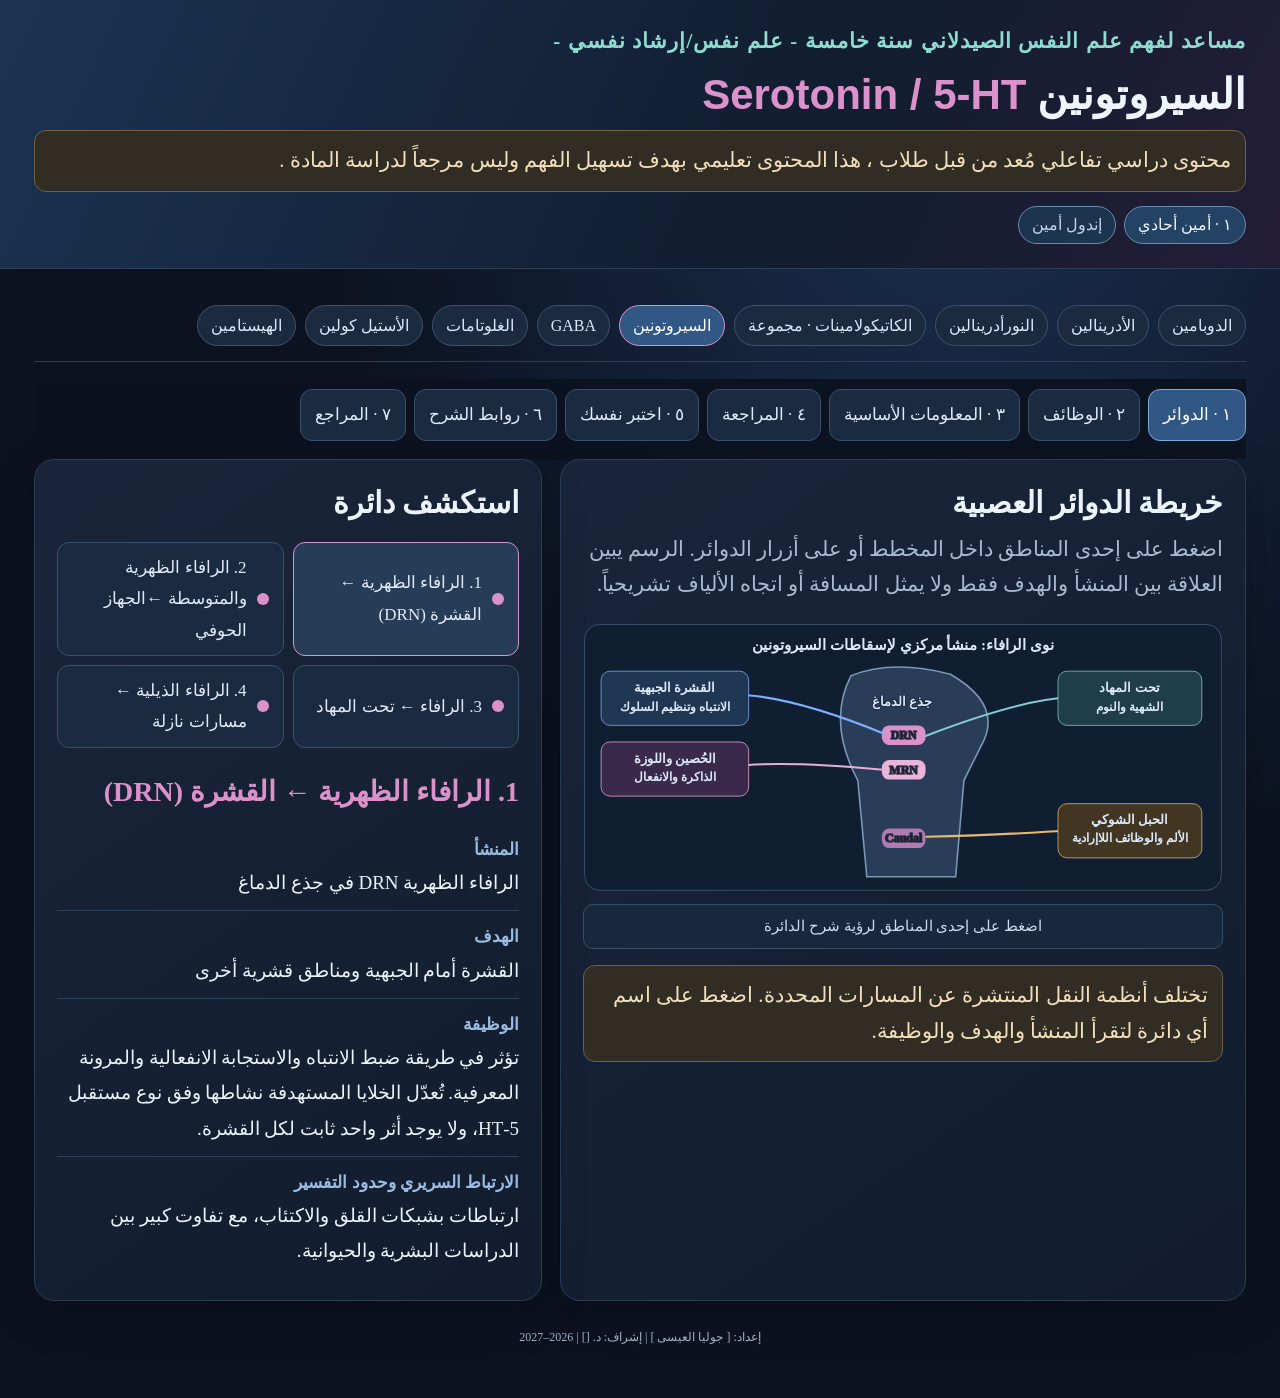
<file: serotonin.html>
<!doctype html>

<html dir="rtl" lang="ar">
  <head>
    <meta charset="utf-8" />
    <meta content="width=device-width,initial-scale=1" name="viewport" />
    <meta content="dark" name="color-scheme" />
    <title>السيروتونين | مساعد علم النفس الصيدلاني</title>
    <link href="./style.css" rel="stylesheet" />
    <link href="./atlas.css" rel="stylesheet" />
  </head>
  <body style="--nt-accent: #db91c9">
    <header>
      <div class="shell">
        <div class="eyebrow">
          مساعد لفهم علم النفس الصيدلاني سنة خامسة - علم نفس/إرشاد نفسي -
        </div>
        <h1>
          السيروتونين
          <span class="ltr" style="color: #db91c9">Serotonin / 5-HT</span>
        </h1>
        <div class="note">
          محتوى دراسي تفاعلي مُعد من قبل طلاب ، هذا المحتوى تعليمي بهدف تسهيل
          الفهم وليس مرجعاً لدراسة المادة .
        </div>
        <div class="nt-classification" role="note">
          <span class="nt-tag">١ · أمين أحادي</span
          ><span class="nt-tag muted-tag">إندول أمين</span>
        </div>
      </div>
    </header>
    <main class="shell">
      <nav aria-label="التنقل بين النواقل العصبية" class="nt-nav">
        <a class="nt-navlink" href="./index.html">الدوبامين</a
        ><a class="nt-navlink" href="./epinephrine.html">الأدرينالين</a
        ><a class="nt-navlink" href="./norepinephrine.html">النورأدرينالين</a
        ><a class="nt-navlink" href="./catecholamines.html"
          >الكاتيكولامينات · مجموعة</a
        ><a aria-current="page" class="nt-navlink" href="./serotonin.html"
          >السيروتونين</a
        ><a class="nt-navlink" href="./gaba.html">GABA</a
        ><a class="nt-navlink" href="./glutamate.html">الغلوتامات</a
        ><a class="nt-navlink" href="./acetylcholine.html">الأستيل كولين</a
        ><a class="nt-navlink" href="./histamine.html">الهيستامين</a>
      </nav>
      <nav aria-label="أقسام السيروتونين" class="tabs">
        <a aria-current="page" class="tab" data-tab="circuits" href="#circuits"
          >١ · الدوائر</a
        ><a
          aria-current="false"
          class="tab"
          data-tab="functions"
          href="#functions"
          >٢ · الوظائف</a
        ><a aria-current="false" class="tab" data-tab="basics" href="#basics"
          >٣ · المعلومات الأساسية</a
        ><a aria-current="false" class="tab" data-tab="review" href="#review"
          >٤ · المراجعة</a
        ><a aria-current="false" class="tab" data-tab="quiz" href="#quiz"
          >٥ · اختبر نفسك</a
        ><a aria-current="false" class="tab" data-tab="videos" href="#videos"
          >٦ · روابط الشرح</a
        ><a aria-current="false" class="tab" data-tab="sources" href="#sources"
          >٧ · المراجع</a
        >
      </nav>
      <section class="section active" id="circuits">
        <div class="grid">
          <div class="card">
            <h2>خريطة الدوائر العصبية</h2>
            <p class="small">
              اضغط على إحدى المناطق داخل المخطط أو على أزرار الدوائر. الرسم يبين
              العلاقة بين المنشأ والهدف فقط ولا يمثل المسافة أو اتجاه الألياف
              تشريحياً.
            </p>
            <div class="serotonin-map-scroll">
              <div class="nt-map-scroll">
                <svg
                  aria-label="رسم تخطيطي تفاعلي يوضح مجموعات الرافاء في جذع الدماغ ومساراتها الصاعدة والنازلة؛ المواضع والمسافات ليست تشريحية دقيقة"
                  class="nt-figure serotonin-map nt-refined-figure"
                  role="img"
                  viewbox="0 0 850 357"
                  xmlns="http://www.w3.org/2000/svg"
                >
                  <rect
                    fill="#101e32"
                    height="353.0"
                    rx="20"
                    stroke="#465d7a"
                    width="846"
                    x="2"
                    y="2"
                  ></rect>

                  <path
                    d="M356 70 Q410 48 488 68 Q554 106 533 155 L506 209 L495 337 L377 337 L365 209 Q324 132 356 70Z"
                    fill="#293d58"
                    stroke="#7998b5"
                    stroke-width="2.1"
                  ></path>

                  <rect
                    fill="#db91c9"
                    height="26"
                    rx="10"
                    width="58"
                    x="397"
                    y="136"
                  ></rect>

                  <rect
                    fill="#e9b5da"
                    height="26"
                    rx="10"
                    width="58"
                    x="397"
                    y="182"
                  ></rect>

                  <rect
                    fill="#b17ab0"
                    height="26"
                    rx="10"
                    width="58"
                    x="397"
                    y="273"
                  ></rect>

                  <g
                    aria-label="إسقاطات الرافاء للقشرة"
                    class="serotonin-map-link"
                    data-circuit="0"
                    role="button"
                    tabindex="0"
                  >
                    <path
                      d="M400 147 Q270 94 195 95"
                      fill="none"
                      stroke="#7faeff"
                      stroke-linecap="round"
                      stroke-width="2.8"
                    ></path>
                    <rect
                      fill="#203754"
                      height="72"
                      rx="12"
                      stroke="#7faeff"
                      width="196"
                      x="24"
                      y="64"
                    ></rect>
                    <text
                      fill="white"
                      font-size="17"
                      text-anchor="middle"
                      x="122"
                      y="92"
                    >
                      القشرة الجبهية
                    </text>
                    <text
                      fill="#d4e5ff"
                      font-size="14"
                      text-anchor="middle"
                      x="122"
                      y="117"
                    >
                      الانتباه وتنظيم السلوك
                    </text>
                  </g>
                  <g
                    aria-label="إسقاطات الرافاء للحُصين واللوزة"
                    class="serotonin-map-link"
                    data-circuit="1"
                    role="button"
                    tabindex="0"
                  >
                    <path
                      d="M399 195 Q262 182 195 191"
                      fill="none"
                      stroke="#e8acda"
                      stroke-linecap="round"
                      stroke-width="2.8"
                    ></path>
                    <rect
                      fill="#3a294a"
                      height="72"
                      rx="12"
                      stroke="#e8acda"
                      width="196"
                      x="24"
                      y="158"
                    ></rect>
                    <text
                      fill="white"
                      font-size="17"
                      text-anchor="middle"
                      x="122"
                      y="186"
                    >
                      الحُصين واللوزة
                    </text>
                    <text
                      fill="#f0d5eb"
                      font-size="14"
                      text-anchor="middle"
                      x="122"
                      y="210"
                    >
                      الذاكرة والانفعال
                    </text>
                  </g>
                  <g
                    aria-label="إسقاطات الرافاء لتحت المهاد"
                    class="serotonin-map-link"
                    data-circuit="2"
                    role="button"
                    tabindex="0"
                  >
                    <path
                      d="M455 150 Q583 101 646 99"
                      fill="none"
                      stroke="#85cbd2"
                      stroke-linecap="round"
                      stroke-width="2.8"
                    ></path>
                    <rect
                      fill="#203d4a"
                      height="72"
                      rx="12"
                      stroke="#85cbd2"
                      width="191"
                      x="631"
                      y="64"
                    ></rect>
                    <text
                      fill="white"
                      font-size="17"
                      text-anchor="middle"
                      x="726"
                      y="92"
                    >
                      تحت المهاد
                    </text>
                    <text
                      fill="#d1eff1"
                      font-size="14"
                      text-anchor="middle"
                      x="726"
                      y="117"
                    >
                      الشهية والنوم
                    </text>
                  </g>
                  <g
                    aria-label="مسارات الرافاء النازلة للحبل الشوكي"
                    class="serotonin-map-link"
                    data-circuit="3"
                    role="button"
                    tabindex="0"
                  >
                    <path
                      d="M456 284 Q568 281 653 275"
                      fill="none"
                      stroke="#e7b875"
                      stroke-linecap="round"
                      stroke-width="2.8"
                    ></path>
                    <rect
                      fill="#423522"
                      height="72"
                      rx="12"
                      stroke="#e7b875"
                      width="191"
                      x="631"
                      y="240"
                    ></rect>
                    <text
                      fill="white"
                      font-size="17"
                      text-anchor="middle"
                      x="726"
                      y="267"
                    >
                      الحبل الشوكي
                    </text>
                    <text
                      fill="#f4dfbf"
                      font-size="14"
                      text-anchor="middle"
                      x="726"
                      y="291"
                    >
                      الألم والوظائف اللاإرادية
                    </text>
                  </g>

                  <text
                    fill="#dceafe"
                    font-size="22"
                    text-anchor="middle"
                    x="425"
                    y="36"
                  >
                    نوى الرافاء: منشأ مركزي لإسقاطات السيروتونين
                  </text>
                  <text
                    fill="#dceafe"
                    font-size="19"
                    text-anchor="middle"
                    x="424"
                    y="110"
                  >
                    جذع الدماغ
                  </text>
                  <text
                    fill="#182033"
                    font-size="14"
                    text-anchor="middle"
                    x="426"
                    y="154"
                  >
                    DRN
                  </text>
                  <text
                    fill="#182033"
                    font-size="14"
                    text-anchor="middle"
                    x="426"
                    y="200"
                  >
                    MRN
                  </text>
                  <text
                    fill="#182033"
                    font-size="14"
                    text-anchor="middle"
                    x="426"
                    y="291"
                  >
                    Caudal
                  </text>
                </svg>
              </div>
              <p class="nt-figure-caption">
                اضغط على إحدى المناطق لرؤية شرح الدائرة
              </p>
            </div>
            <div class="note">
              تختلف أنظمة النقل المنتشرة عن المسارات المحددة. اضغط على اسم أي
              دائرة لتقرأ المنشأ والهدف والوظيفة.
            </div>
          </div>
          <div class="card">
            <h2>استكشف دائرة</h2>
            <div class="path-buttons" id="circuitButtons"></div>
            <div aria-live="polite" id="circuitDetails"></div>
          </div>
        </div>
      </section>
      <section class="section" id="functions">
        <div class="card">
          <h2>وظائف السيروتونين: المناطق الدماغية والآليات</h2>
          <p class="muted">
            ابحث عن منطقة أو وظيفة، ثم افتح البطاقة لقراءة الشرح المبسط وأهم
            حدوده العلمية. مستويات الدليل تعليمية تقريبية، وليست تصنيفاً منهجياً
            رسمياً للدراسات.
          </p>
          <div class="region-toolbar">
            <input
              aria-label="بحث في المناطق"
              class="search"
              id="regionSearch"
              placeholder="ابحث عن منطقة أو وظيفة"
            />
            <div class="actions" id="regionFilters"></div>
            <button class="ghost" id="expandAll">توسيع الكل</button
            ><button class="ghost" id="collapseAll">طي الكل</button>
          </div>
          <div class="small" id="regionCount"></div>
          <div class="region-list" id="regionList"></div>
        </div>
        <div class="card" style="margin-top: 18px">
          <h2>فهم الوظائف: الآلية ثم المثال</h2>
          <p class="muted">
            اقرأ الفكرة أولاً، ثم المثال، ثم الملاحظة العلمية أو السريرية. عند
            ظهور مصطلح تشريحي أو فسيولوجي، أشرح معناه داخل الفقرة دون حذف اسمه
            العلمي.
          </p>
          <div class="function-explain">
            <h3>١. المزاج والقلق: تنظيم الاستجابة لا صنع السعادة</h3>
            <p>
              يصل السيروتونين من نوى الرافاء إلى مناطق منها اللوزة الدماغية
              والقشرة أمام الجبهية. وتساعد هذه الإشارات الدوائر على تعديل
              الاستجابة للتهديد والانفعال بحسب الموقف. لا تكون النتيجة واحدة
              دائماً: فقد يخف نشاط شبكة معينة أو يزداد، بحسب نوع المستقبل
              ومكانه. ولهذا فالسيروتونين ليس «هرمون السعادة»، والاكتئاب ليس
              مرادفاً لنقصه.
            </p>
            <p class="example">
              مثال: عند سماع صوت مفاجئ، قد تُقيِّم اللوزة الدماغية احتمال الخطر،
              بينما تساعد مناطق جبهية على إعادة تقييم الموقف. السيروتونين يساهم
              في تعديل هذه الشبكات، ولا يتخذ القرار وحده.
            </p>
            <p class="small">
              سريرياً: تعمل مثبطات إعادة قبط السيروتونين الانتقائية (SSRIs) على
              ناقل SERT سريعاً، لكن التحسن العلاجي قد يتطلب أسابيع؛ آلية
              الاستجابة أعقد من زيادة الناقل وحدها.
            </p>
          </div>
          <div class="function-explain">
            <h3>٢. التعلم من الخطر والمكافأة والتحكم في الاندفاع</h3>
            <p>
              عند اتخاذ قرار، يوازن الدماغ بين المنفعة المحتملة والضرر وتأخير
              النتيجة. ويمكن أن يؤثر السيروتونين في طريقة معالجة بعض هذه
              المعلومات وفي كبح الاستجابة المتسرعة. لا توجد قاعدة عامة تقول إن
              ارتفاع السيروتونين يزيد الصبر دائماً؛ فالدور يختلف باختلاف المسار
              والتجربة والمستقبل.
            </p>
            <p class="example">
              مثال: عندما تتردد بين مكافأة صغيرة الآن وأخرى أكبر لاحقاً، تشترك
              القشرة الجبهية والدوائر الحوفية في المقارنة؛ السيروتونين أحد عوامل
              تعديلها.
            </p>
            <p class="small">
              درجة الدليل: توجد أدلة تجريبية وبشرية على الارتباط، لكن النتائج
              ليست متطابقة في جميع المهام.
            </p>
          </div>
          <div class="function-explain">
            <h3>
              ٣. النوم واليقظة: لماذا لا تعني زيادة السيروتونين نوماً أكثر؟
            </h3>
            <p>
              تنشط مجموعات كثيرة من عصبونات الرافاء أكثر أثناء اليقظة، ويقل
              نشاطها غالباً في النوم غير الحالم، وينخفض بشدة في نوم حركة العين
              السريعة (REM). لكن تنظيم النوم شبكة كاملة تشترك فيها أنظمة GABA
              والأوريكسين والهيستامين والأستيل كولين؛ لذلك لا يمكن استنتاج أثر
              أي دواء على النوم من «زيادة السيروتونين» فقط.
            </p>
            <p class="example">
              مثال: قد يؤثر دواء يعمل على مستقبلات السيروتونين في مدة نوم REM،
              لكن التأثير يعتمد على المستقبل والجرعة وحالة الشخص.
            </p>
            <p class="small">
              للحفظ: تغيّر نشاط عصبونات الرافاء مع مراحل النوم وصفٌ فسيولوجي، لا
              دليل على أن السيروتونين هو مفتاح النوم الوحيد.
            </p>
          </div>
          <div class="function-explain">
            <h3>٤. الشهية والشبع: إشارات مركزية وأخرى معوية</h3>
            <p>
              في الدماغ، تعدّل بعض مستقبلات السيروتونين في تحت المهاد دوائر
              الجوع والشبع؛ ويُعد 5-HT2C مثالاً مهماً في هذا السياق. أما في
              الجسم، فيوجد معظم السيروتونين خارج الدماغ، وخاصة في الأمعاء، ويسهم
              في الإشارات الهضمية والحركة المعوية. هذان نظامان مرتبطان وظيفياً
              لكن سيروتونين الدم لا يعبر الحاجز الدموي الدماغي بحرية.
            </p>
            <p class="example">
              مثال: قد ترتبط بعض أعراض الغثيان بتنشيط مستقبلات 5-HT3 في الأعصاب
              الحشوية ومراكز القيء؛ لذلك توجد أدوية مضادة للغثيان تحصر هذا
              المستقبل.
            </p>
            <p class="small">
              لا تعني مشاركة السيروتونين في الشهية أن كل تغير في الأكل ناجم عن
              خلل سيروتونيني.
            </p>
          </div>
          <div class="function-explain">
            <h3>٥. الألم: تأثير مثبِّط أحياناً ومسهِّل أحياناً أخرى</h3>
            <p>
              ترسل بعض نوى الرافاء في جذع الدماغ أليافاً نازلة إلى الحبل الشوكي،
              حيث تتفاعل مع الخلايا التي تستقبل وتنقل إشارات الألم. قد تخفف هذه
              الإشارات الاستجابة للألم في ظروف معينة، وقد تسهّلها في ظروف أخرى.
              يتحدد الاتجاه بنوع المستقبل والدائرة العصبية والحالة المرضية.
            </p>
            <p class="example">
              مثال: لا يكفي القول إن «السيروتونين مسكن للألم»؛ لأن تأثيره في
              مستقبل 5-HT ضمن دائرة شوكية قد يختلف عن تأثيره في دائرة أخرى.
            </p>
            <p class="small">
              سريرياً: تستخدم بعض الأدوية التي تؤثر في السيروتونين
              والنورأدرينالين لعلاج أنماط معينة من الألم المزمن، لكن فاعليتها
              ليست دليلاً على أن الألم ناتج عن نقص أحدهما.
            </p>
          </div>
          <div class="function-explain">
            <h3>٦. الذاكرة والتعلم والسياق</h3>
            <p>
              يتلقى الحُصين، وهو جزء مهم من الشبكات التي تتعلم الخبرات الجديدة
              وتربطها بسياقها، إسقاطات سيروتونينية من الرافاء. يستطيع
              السيروتونين تغيير طريقة استجابة خلايا الحُصين للإشارات العصبية،
              ومن ثم التأثير في جوانب من التعلم واللدونة العصبية، أي قدرة
              الوصلات بين العصبونات على التغير مع الخبرة.
            </p>
            <p class="example">
              مثال: تذكّر أين حدث موقف مزعج يختلف عن الشعور بالخوف منه. يشترك
              الحُصين في السياق واللوزة في الأهمية الانفعالية، ويعدّل
              السيروتونين تفاعلهما.
            </p>
            <p class="small">
              النتيجة تختلف باختلاف أنواع المستقبلات وبروتوكول الدراسة؛ معظم
              الآليات الدقيقة دُرست تجريبياً.
            </p>
          </div>
          <div class="function-explain">
            <h3>٧. الحركة والتنسيق</h3>
            <p>
              يتداخل السيروتونين مع عمل العقد القاعدية والمخيخ والحبل الشوكي،
              ويمكنه تعديل أداء الدوائر الحركية، لكنه ليس الناقل الرئيسي الوحيد
              للحركة. يظل الدوبامين محورياً في المسار الأسود المخطط، كما تشارك
              النواقل المثبطة والاستثارية.
            </p>
            <p class="example">
              مثال: قد تظهر رجفة أو تغيرات حركية مع بعض الأدوية السيروتونينية،
              لكن الأعراض وحدها لا تثبت وجود «زيادة في سيروتونين الدماغ».
            </p>
            <p class="small">
              تنبيه: متلازمة السيروتونين حالة دوائية قد تكون خطيرة وتشمل تغير
              الحالة العقلية وفرط النشاط اللاإرادي وأعراضاً عصبية عضلية؛ لا
              تُشخّص من عرض واحد.
            </p>
          </div>
          <div class="function-explain">
            <h3>٨. حرارة الجسم والاستجابات اللاإرادية</h3>
            <p>
              يسهم السيروتونين مع أنظمة عصبية أخرى في تنظيم الحرارة وبعض الوظائف
              اللاإرادية مثل استجابات القلب والتنفس. تمتد إسقاطات سيروتونينية من
              جذع الدماغ إلى مراكز تنظيمية في تحت المهاد وجذع الدماغ والحبل
              الشوكي. تختلف الوظيفة بحسب النواة المستهدفة.
            </p>
            <p class="example">
              مثال: التعرق أو ارتفاع الحرارة لا يعنيان بمفردهما ارتفاع
              السيروتونين؛ فهناك آليات هرمونية وعصبية وبيئية كثيرة تتحكم بهما.
            </p>
            <p class="small">
              يُفضّل دراسة هذه الوظائف بحسب الدائرة العصبية لا بوصفها وظيفة
              موحدة للسيروتونين.
            </p>
          </div>
          <div class="function-explain">
            <h3>٩. سيروتونين الأمعاء والدماغ: لماذا نفصل بينهما؟</h3>
            <p>
              ينتج عدد كبير من خلايا الأمعاء، ولا سيما الخلايا الكرومافينية
              المعوية، السيروتونين للمشاركة في الإشارات الهضمية. تُخزِّن الصفائح
              الدموية سيروتونيناً تلتقطه من الدم لكنها لا تصنّعه بكميات مهمة.
              أما عصبونات الرافاء فتصنّع السيروتونين المستخدم في معظم الإسقاطات
              المركزية. السيروتونين نفسه لا يعبر الحاجز الدموي الدماغي بسهولة،
              بينما يستطيع طليعته التريبتوفان العبور عبر ناقلات خاصة.
            </p>
            <p class="example">
              مثال: ارتفاع السيروتونين في الأمعاء لا يعني بالضرورة ارتفاعه داخل
              المشابك العصبية في القشرة الجبهية.
            </p>
            <p class="small">
              هذه التفرقة أساسية عند قراءة أبحاث محور الأمعاء–الدماغ، ولا تنفي
              وجود تواصل عصبي وهرموني ومناعي بين الجهازين.
            </p>
          </div>
          <div class="function-explain">
            <h3>
              ١٠. المستقبلات والأدوية: لماذا تختلف النتائج رغم أن الناقل واحد؟
            </h3>
            <p>
              يرتبط السيروتونين بعائلات متعددة من المستقبلات تسمى 5-HT1 إلى
              5-HT7. معظمها يغيّر الإشارات داخل الخلية عبر بروتينات G، أما 5-HT3
              فيفتح قناة أيونية مباشرة. لذلك يختلف تأثير تنشيط مستقبل 5-HT1A عن
              5-HT2A أو 5-HT3. وتعمل بعض الأدوية على المستقبلات، وأخرى على ناقل
              إعادة القبط SERT.
            </p>
            <p class="example">
              مثال: دواء يحصر مستقبل 5-HT3 قد يساعد على الغثيان، بينما يستهدف
              دواء من مجموعة SSRIs ناقل SERT؛ كلاهما متعلق بالسيروتونين، لكن
              آلية التأثير مختلفة.
            </p>
            <p class="small">
              لا يمكن استنتاج فائدة الدواء أو آثاره الجانبية من كلمة
              «سيروتونيني» وحدها.
            </p>
          </div>
        </div>
      </section>
      <section class="section" id="basics">
        <div class="twocol">
          <div class="card">
            <h2>بطاقة تعريفية: السيروتونين</h2>
            <div class="statgrid">
              <div class="stat"><b>5-HT</b>الاختصار العلمي</div>
              <div class="stat"><b>إندول أمين</b>التصنيف</div>
              <div class="stat"><b>Raphe nuclei</b>المنشأ المركزي الرئيسي</div>
            </div>
            <h3>أين يُصنَّع داخل الدماغ؟</h3>
            <p>
              في مجموعات من نوى الرافاء (Raphe nuclei) الممتدة قرب الخط الناصف
              في جذع الدماغ. جذع الدماغ هو الجزء الذي يصل الدماغ بالحبل الشوكي،
              ويشارك في وظائف مثل اليقظة والتنفس. من أهم النوى: الرافاء الظهرية
              (DRN) والرافاء المتوسطة (MRN).
            </p>
            <h3>أين يعمل خارج الدماغ؟</h3>
            <p>
              يوجد معظم سيروتونين الجسم خارج الجهاز العصبي المركزي، وخاصة في
              الجهاز الهضمي. لا ينبغي الخلط بين سيروتونين الأمعاء وسيروتونين
              المشابك داخل الدماغ.
            </p>
            <h3>هل هو مثبِّط أم منشِّط؟</h3>
            <p>
              ليس أحدهما بصورة ثابتة. التأثير النهائي يعتمد على نوع المستقبل
              العصبي والخلية التي تحمله وموقعها في الدائرة.
            </p>
          </div>
          <div class="card">
            <h2>التصنيع والمستقبلات والأدوية</h2>
            <h3>كيف يصنعه الجسم؟</h3>
            <div class="flow">
              <span>تريبتوفان Tryptophan</span><span>←</span><span>5-HTP</span
              ><span>←</span><span>سيروتونين 5-HT</span>
            </div>
            <p>
              الخطوة الأولى يسرّعها إنزيم TPH؛ ويستخدم الدماغ غالباً النمط TPH2،
              بينما يرتبط TPH1 خاصة بالإنتاج المحيطي. ثم يحوّل إنزيم AADC مادة
              5-HTP إلى السيروتونين. بعد إفرازه، يعيده ناقل SERT إلى الخلية،
              ويساهم إنزيم MAO-A في استقلابه إلى 5-HIAA.
            </p>
            <h3>عائلات المستقبلات الرئيسية</h3>
            <table>
              <thead>
                <tr>
                  <th>العائلة</th>
                  <th>أبرز آلية</th>
                  <th>ما يسهل حفظه</th>
                </tr>
              </thead>
              <tbody>
                <tr>
                  <td>5-HT1 و5-HT5</td>
                  <td>غالباً خفض cAMP</td>
                  <td>
                    منها 5-HT1A، وله أدوار في تنظيم نشاط الرافاء والدوائر
                    الانفعالية.
                  </td>
                </tr>
                <tr>
                  <td>5-HT2</td>
                  <td>إشارات Gq/PLC غالباً</td>
                  <td>منها 5-HT2A و5-HT2C؛ الأثر يختلف بحسب النسيج.</td>
                </tr>
                <tr>
                  <td>5-HT3</td>
                  <td>قناة أيونية</td>
                  <td>
                    مهم في الغثيان وبعض الإشارات الحسية؛ استثناء عن بقية
                    العائلات.
                  </td>
                </tr>
                <tr>
                  <td>5-HT4 و5-HT6 و5-HT7</td>
                  <td>غالباً زيادة cAMP</td>
                  <td>
                    تشارك في وظائف مختلفة تشمل الإدراك والهضم والساعة الحيوية.
                  </td>
                </tr>
              </tbody>
            </table>
            <div class="note">
              قاعدة للحفظ: اسم المستقبل أهم من كلمة «سيروتونين» وحدها؛ لأن
              المستقبلات قد تؤدي إلى آثار متباينة.
            </div>
          </div>
        </div>
        <div class="card" style="margin-top: 18px">
          <h2>قاموس صغير للمصطلحات</h2>
          <p>
            <strong>النواة العصبية: </strong>مجموعة من أجسام الخلايا العصبية
            داخل الجهاز العصبي المركزي؛ ليست نواة الخلية الموجودة تحت المجهر.
          </p>
          <p>
            <strong>الإسقاط العصبي: </strong>مجموعة محاور عصبية تمتد من منطقة
            منشأ إلى منطقة تستقبل إشاراتها.
          </p>
          <p>
            <strong>المستقبل العصبي: </strong>بروتين على الخلية يرتبط بناقل أو
            مادة دوائية ويغيّر عمل الخلية.
          </p>
          <p>
            <strong>إعادة القبط SERT: </strong>سحب السيروتونين من المسافة بين
            الخلايا العصبية إلى داخل الخلية بوساطة بروتين ناقل.
          </p>
          <p>
            <strong>اللدونة المشبكية: </strong>تغيّر قوة الاتصال بين العصبونات
            مع التجربة والتعلم.
          </p>
          <p>
            <strong>الحاجز الدموي الدماغي: </strong>حاجز انتقائي يفصل الدم عن
            بيئة الدماغ ويحدّد ما يعبر إليها.
          </p>
        </div>
      </section>
      <section class="section" id="review">
        <div class="card">
          <h2>خريطة مراجعة الوظائف والنواقل المشاركة</h2>
          <div class="domains">
            <div class="domain">
              <h3>المزاج والقلق</h3>
              <div class="tiny">المناطق: القشرة الجبهية، اللوزة</div>
              <p>تعديل تقييم التهديد والانفعال؛ لا توجد معادلة نقص = اكتئاب.</p>
              <div class="tiny">أنظمة مشاركة: NE، DA، GABA، Glutamate</div>
            </div>
            <div class="domain">
              <h3>الذاكرة والتعلم</h3>
              <div class="tiny">المناطق: الحُصين، القشرة</div>
              <p>تعديل اللدونة وترميز سياق الأحداث.</p>
              <div class="tiny">أنظمة مشاركة: Glutamate، ACh</div>
            </div>
            <div class="domain">
              <h3>النوم واليقظة</h3>
              <div class="tiny">المناطق: الرافاء، تحت المهاد، جذع الدماغ</div>
              <p>يتغير نشاط الرافاء عبر مراحل النوم، خاصة REM.</p>
              <div class="tiny">أنظمة مشاركة: GABA، Orexin، Histamine، ACh</div>
            </div>
            <div class="domain">
              <h3>الألم</h3>
              <div class="tiny">المناطق: جذع الدماغ، القرن الخلفي الشوكي</div>
              <p>إشارات نازلة قد تخفف الألم أو تسهّله.</p>
              <div class="tiny">أنظمة مشاركة: NE، Opioids، GABA</div>
            </div>
            <div class="domain">
              <h3>الشهية</h3>
              <div class="tiny">المناطق: تحت المهاد</div>
              <p>تعديل دوائر الجوع والشبع، ومنها تأثيرات 5-HT2C.</p>
              <div class="tiny">أنظمة مشاركة: Leptin، Melanocortins، GABA</div>
            </div>
            <div class="domain">
              <h3>الاندفاع والقرار</h3>
              <div class="tiny">المناطق: PFC، المخطط</div>
              <p>تعديل كبح الاستجابة والتعلم من العواقب.</p>
              <div class="tiny">أنظمة مشاركة: DA، NE، Glutamate</div>
            </div>
            <div class="domain">
              <h3>الحركة</h3>
              <div class="tiny">المناطق: المخطط، الحبل الشوكي</div>
              <p>تعديل أداء شبكات الحركة، دون الاستقلال عن الدوبامين.</p>
              <div class="tiny">أنظمة مشاركة: DA، GABA، Glutamate</div>
            </div>
            <div class="domain">
              <h3>الهضم والغثيان</h3>
              <div class="tiny">المناطق: الجهاز العصبي المعوي، عصب مبهم</div>
              <p>تعديل الإشارات الهضمية والغثيان المرتبط بـ5-HT3.</p>
              <div class="tiny">أنظمة مشاركة: ACh، إشارات معوية أخرى</div>
            </div>
          </div>
        </div>
      </section>
      <section class="section" id="quiz">
        <div class="card" style="max-width: 850px; margin: auto">
          <h2>اختبر نفسك</h2>
          <p class="small" id="progress"></p>
          <div class="question" id="question"></div>
          <div id="answers"></div>
          <p aria-live="polite" class="feedback" id="feedback"></p>
          <button class="solid hidden" id="next">السؤال التالي</button
          ><button class="ghost hidden" id="restart">إعادة الاختبار</button>
        </div>
      </section>
      <section class="section" id="videos">
        <div class="card">
          <h2>روابط يوتيوب النصية للشرح</h2>
          <p>
            هذه روابط بحث داخل YouTube، وليست فيديوهات محددة تم التحقق من
            محتواها. يُفضّل اختيار شرح أكاديمي ومقارنته بالمراجع العلمية أدناه.
          </p>
          <p>
            <strong>نوى الرافاء ومسارات السيروتونين — </strong
            ><a
              href="https://www.youtube.com/results?search_query=serotonin+dorsal+median+raphe+projections+neuroscience"
              rel="noopener noreferrer"
              target="_blank"
              >فتح نتائج البحث على يوتيوب</a
            >
          </p>
          <p>
            <strong>المستقبلات 5-HT1A و5-HT2A و5-HT3 — </strong
            ><a
              href="https://www.youtube.com/results?search_query=serotonin+receptor+families+pharmacology+5-HT3"
              rel="noopener noreferrer"
              target="_blank"
              >فتح نتائج البحث على يوتيوب</a
            >
          </p>
          <p>
            <strong>السيروتونين والأدوية المضادة للاكتئاب — </strong
            ><a
              href="https://www.youtube.com/results?search_query=SSRI+mechanism+serotonin+reuptake+antidepressant+pharmacology"
              rel="noopener noreferrer"
              target="_blank"
              >فتح نتائج البحث على يوتيوب</a
            >
          </p>
          <p>
            <strong>السيروتونين في الأمعاء — </strong
            ><a
              href="https://www.youtube.com/results?search_query=serotonin+enteric+nervous+system+5HT3+physiology"
              rel="noopener noreferrer"
              target="_blank"
              >فتح نتائج البحث على يوتيوب</a
            >
          </p>
        </div>
      </section>
      <section class="section" id="sources">
        <div class="card">
          <h2>المراجع العلمية</h2>
          <p class="muted">
            المصادر العلمية المعتمدة للوظائف الأساسية؛ التفاصيل الناشئة والأبحاث
            البشرية مقابل الحيوانية تتفاوت في قوة الدليل.
          </p>
          <ol class="sources">
            <li>
              <a
                href="https://www.ncbi.nlm.nih.gov/books/NBK28150/"
                rel="noopener noreferrer"
                target="_blank"
                >Neuroscience (NCBI Bookshelf): Serotonin projections</a
              >
            </li>
            <li>
              <a
                href="https://pmc.ncbi.nlm.nih.gov/articles/PMC11421740/"
                rel="noopener noreferrer"
                target="_blank"
                >The Roles of Serotonin in Neuropsychiatric Disorders —
                review</a
              >
            </li>
            <li>
              <a
                href="https://pmc.ncbi.nlm.nih.gov/articles/PMC6173627/"
                rel="noopener noreferrer"
                target="_blank"
                >Anatomically Defined and Functionally Distinct Dorsal Raphe
                Serotonin Sub-systems</a
              >
            </li>
            <li>
              <a
                href="https://pmc.ncbi.nlm.nih.gov/articles/PMC8124334/"
                rel="noopener noreferrer"
                target="_blank"
                >Serotonin Synthesis and Roles — review</a
              >
            </li>
            <li>
              <a
                href="https://www.ncbi.nlm.nih.gov/books/NBK560856/"
                rel="noopener noreferrer"
                target="_blank"
                >Biochemistry, Serotonin — NCBI Bookshelf</a
              >
            </li>
            <li>
              <a
                href="https://pmc.ncbi.nlm.nih.gov/articles/PMC12010045/"
                rel="noopener noreferrer"
                target="_blank"
                >Functional Diversity of Dorsal and Median Raphe Nuclei
                (2025)</a
              >
            </li>
            <li>
              <a
                href="https://www.nature.com/articles/s41380-022-01661-0"
                rel="noopener noreferrer"
                target="_blank"
                >The serotonin theory of depression: umbrella review (Molecular
                Psychiatry)</a
              >
            </li>
          </ol>
        </div>
      </section>
      <footer class="foot">
        إعداد: [ جوليا العيسى ] | إشراف: د. [] | 2026–2027
      </footer>
    </main>
    <script defer="" src="./atlas.js"></script>
    <script id="ntData" type="application/json">
      {
        "circuits": [
          [
            "1. الرافاء الظهرية ← القشرة (DRN)",
            "الرافاء الظهرية DRN في جذع الدماغ",
            "القشرة أمام الجبهية ومناطق قشرية أخرى",
            "تؤثر في طريقة ضبط الانتباه والاستجابة الانفعالية والمرونة المعرفية. تُعدّل الخلايا المستهدفة نشاطها وفق نوع مستقبل 5-HT، ولا يوجد أثر واحد ثابت لكل القشرة.",
            "ارتباطات بشبكات القلق والاكتئاب، مع تفاوت كبير بين الدراسات البشرية والحيوانية."
          ],
          [
            "2. الرافاء الظهرية والمتوسطة ←الجهاز الحوفي",
            "نوى الرافاء DRN وMRN",
            "اللوزة الدماغية والحُصين وبنى حوفية",
            "تؤثر في تفسير التهديد، تعلم السياق، الذاكرة الانفعالية، والاستجابة للضغط. يُعد الحُصين مهماً لفهم المكان والسياق، واللوزة لتقدير أهمية الإشارات الانفعالية.",
            "لا يصح اعتبار تنشيط هذه الإسقاطات علاجاً ثابتاً للقلق؛ بعض المجموعات السيروتونينية تظهر تأثيرات متعاكسة في التجارب."
          ],
          [
            "3. الرافاء ← تحت المهاد",
            "نوى الرافاء في جذع الدماغ",
            "نوى تحت المهاد ومراكز تنظيم الاستثارة",
            "تتفاعل مع دوائر الجوع والشبع واليقظة وحرارة الجسم. بعض مستقبلات السيروتونين مثل 5-HT2C مهمة في تنظيم الشهية، لكن ضبط هذه الوظائف تشترك فيه نواقل وهرمونات كثيرة.",
            "الشهية والنوم لا يُفسَّران بمستوى سيروتونين واحد."
          ],
          [
            "4. الرافاء الذيلية ← مسارات نازلة",
            "مجموعات رافاء ذيلية في جذع الدماغ",
            "الحبل الشوكي ودوائر حسية وحركية ولاإرادية",
            "تعدّل استقبال إشارات الألم والنشاط الحركي وبعض الاستجابات اللاإرادية. قد تقلل الاستجابة للألم أو تزيدها بحسب مستقبل السيروتونين والدائرة.",
            "لا يصح وصف السيروتونين بأنه مسكن ألم عام أو دائم."
          ]
        ],
        "regions": [
          [
            "الرافاء الظهرية",
            "DRN",
            "منشأ",
            "إحدى أكبر مجموعات العصبونات المنتجة للسيروتونين في الدماغ؛ ترسل أليافاً واسعة إلى القشرة واللوزة والمخطط ومناطق أخرى.",
            "تضم مجموعات فرعية مختلفة في اتصالاتها واستجابتها للمثيرات؛ لا تعمل ككتلة واحدة.",
            "راسخ"
          ],
          [
            "الرافاء المتوسطة",
            "MRN",
            "منشأ",
            "ترسل إسقاطات مهمة إلى الحُصين والحاجز وتحت المهاد وبعض مناطق القشرة؛ وتشارك في تنظيم سياق التعلم والانفعال.",
            "التوزع بين الرافاء الظهرية والمتوسطة متداخل جزئياً وليس حصرياً.",
            "راسخ"
          ],
          [
            "الرافاء الذيلية",
            "Caudal raphe",
            "منشأ",
            "تسهم في إرسال إسقاطات إلى جذع الدماغ والحبل الشوكي، حيث تنظم جوانب حسية وحركية ولاإرادية.",
            "المهام الدقيقة تختلف بين النوى والمجموعات الخلوية.",
            "جيد"
          ],
          [
            "القشرة أمام الجبهية",
            "PFC",
            "الإدراك",
            "يساعد السيروتونين على تعديل الاستجابات الاندفاعية وتقييم العواقب والمرونة المعرفية، بالتعاون مع شبكات الانتباه والتخطيط.",
            "لا تعني زيادة السيروتونين تحسناً تلقائياً في التفكير؛ يتوقف الأثر على المستقبل والدائرة.",
            "جيد"
          ],
          [
            "القشرة الحجاجية",
            "OFC",
            "القرار",
            "تشارك في إعادة تقييم نتائج الأفعال عندما تتغير المكافأة أو العقوبة؛ وقد يغيّر السيروتونين كيفية تحديث هذه القيمة.",
            "العلاقة بالسلوك القهري أو الاندفاعي ليست تشخيصية مستقلة.",
            "جيد"
          ],
          [
            "القشرة الحزامية الأمامية",
            "ACC",
            "القرار",
            "تسهم في مراقبة التضارب والأخطاء والجهد؛ يعدّل السيروتونين بعض جوانب الاستجابة للنتائج غير المتوقعة.",
            "الأدلة تتفاوت بحسب الطريقة المستخدمة في قياس 5-HT.",
            "ناشئ"
          ],
          [
            "اللوزة الدماغية",
            "Amygdala",
            "الانفعال",
            "تشارك في تعلم الارتباط بين الإشارات والخطر أو الأهمية الانفعالية، ويمكن أن يغير السيروتونين نشاط مجموعات خلاياها.",
            "بعض إسقاطات الرافاء قد تزيد سلوكيات شبيهة بالقلق في النماذج الحيوانية، فلا يصح قول إنه يهدئ الخوف دائماً.",
            "جيد"
          ],
          [
            "الحُصين",
            "Hippocampus",
            "الذاكرة",
            "يعدّل السيروتونين نشاط الخلايا واللدونة والتعلم المرتبط بالسياق، بالتفاعل مع الغلوتامات والأستيل كولين.",
            "تختلف التأثيرات بين المستقبلات والمناطق الفرعية؛ لا يوجد تأثير عام واحد على الذاكرة.",
            "جيد"
          ],
          [
            "المخطط",
            "Striatum",
            "الحركة",
            "يتفاعل السيروتونين مع دوائر الدوبامين وGABA المرتبطة بالحركة والعادة واختيار الأفعال.",
            "ليس هو الناقل الأساسي الوحيد لهذه الوظائف.",
            "جيد"
          ],
          [
            "تحت المهاد",
            "Hypothalamus",
            "الشهية",
            "يعدّل السيروتونين بعض دوائر الجوع والشبع والحرارة واليقظة؛ من المستقبلات المهمة 5-HT2C.",
            "لا تمثل الشهية أو النوم وظيفة سيروتونينية منفردة.",
            "جيد"
          ],
          [
            "دوائر النوم في جذع الدماغ",
            "Brainstem",
            "النوم",
            "يتغير نشاط العديد من عصبونات الرافاء مع الانتقال بين اليقظة والنوم غير الحالم ونوم REM.",
            "العلاقة بين نشاط العصبونات والنوم لا تعني أن كل مستقبل سيروتونيني يدفع النوم في الاتجاه نفسه.",
            "راسخ"
          ],
          [
            "المنطقة الرمادية حول المسال",
            "PAG",
            "الألم",
            "تشارك في شبكات الدفاع والألم والتعديل النازل؛ يتفاعل فيها السيروتونين مع أنظمة عصبية أخرى.",
            "العلاقة معقدة ويصعب عزل تأثير ناقل واحد.",
            "ناشئ"
          ],
          [
            "القرن الخلفي للحبل الشوكي",
            "Dorsal horn",
            "الألم",
            "تصل إليه إشارات سيروتونينية نازلة وتؤثر في كيفية انتقال الرسائل المؤلمة عبر الشبكات الشوكية.",
            "قد يكون التأثير مسهلاً أو مثبطاً للألم بحسب المستقبل والظروف.",
            "راسخ"
          ],
          [
            "الجهاز العصبي المعوي",
            "Enteric nervous system",
            "الهضم",
            "تنظم إشارات السيروتونين الحركات المعوية والإفراز وبعض الاستجابات الحسية المرتبطة بالغثيان.",
            "معظم سيروتونين الجسم محيطي، ولا يعبر السيروتونين الدموي إلى الدماغ بحرية.",
            "راسخ"
          ]
        ],
        "quiz": [
          [
            "ما المصدر الرئيسي لإسقاطات السيروتونين إلى مناطق الدماغ الأمامية؟",
            [
              "نوى الرافاء",
              "المادة السوداء المكتنزة",
              "المخيخ",
              "الغدة النخامية"
            ],
            0,
            "تنشأ معظم الإسقاطات المركزية الصاعدة من نوى الرافاء، خاصة الظهرية والمتوسطة."
          ],
          [
            "أي عبارة عن الاكتئاب أدق؟",
            [
              "ينتج دائماً عن نقص السيروتونين",
              "ليس له أي ارتباط بالدارات العصبية",
              "لا يمكن اختزاله بنقص سيروتونين واحد",
              "يمكن قياسه بفحص سيروتونين الدم"
            ],
            2,
            "الاكتئاب متعدد العوامل، ولا تدعم الأدلة تفسير نقص السيروتونين البسيط."
          ],
          [
            "أي مستقبل سيروتونيني يُعد قناة أيونية؟",
            ["5-HT1A", "5-HT2C", "5-HT3", "5-HT7"],
            2,
            "5-HT3 قناة أيونية، أما بقية عائلات 5-HT فمعظمها مستقبلات مقترنة ببروتين G."
          ],
          [
            "ما وظيفة ناقل SERT؟",
            [
              "تصنيع السيروتونين",
              "إعادة قبط السيروتونين بعد إطلاقه",
              "تحويل السيروتونين إلى دوبامين",
              "تصنيع التريبتوفان"
            ],
            1,
            "يساعد SERT على إزالة السيروتونين من الحيز خارج الخلية بإعادته إلى داخل الخلايا."
          ],
          [
            "ما الفرق بين سيروتونين الدماغ والأمعاء؟",
            [
              "هما حوض واحد يعبر بحرية",
              "سيروتونين الدم يعبر الحاجز الدماغي بسهولة",
              "يوجد نظامان منفصلان نسبياً ولا يعبر السيروتونين الحاجز بحرية",
              "لا يوجد سيروتونين في الأمعاء"
            ],
            2,
            "السيروتونين نفسه لا يعبر الحاجز الدموي الدماغي بسهولة، على عكس طليعته التريبتوفان."
          ],
          [
            "كيف يؤثر السيروتونين النازل في الألم؟",
            [
              "يثبط الألم دائماً",
              "يسهّل الألم دائماً",
              "قد يثبط أو يسهّل حسب الدائرة والمستقبل",
              "لا يصل الحبل الشوكي"
            ],
            2,
            "تتغير النتيجة بحسب المستقبل والموضع والحالة الفسيولوجية."
          ],
          [
            "ماذا يحدث غالباً لنشاط عصبونات الرافاء أثناء REM؟",
            [
              "يزداد دائماً إلى الحد الأقصى",
              "ينخفض بشدة في كثير من المجموعات",
              "يتوقف تصنيع السيروتونين في الجسم كله",
              "يبقى ثابتاً تماماً"
            ],
            1,
            "يميل نشاط العديد من العصبونات السيروتونينية إلى الانخفاض الشديد في نوم حركة العين السريعة."
          ],
          [
            "ما دور الحُصين في هذه الشبكات؟",
            [
              "تنظيم الغثيان وحده",
              "ربط الخبرات بسياقها والمشاركة في الذاكرة",
              "إنتاج جميع مستقبلات السيروتونين",
              "إيقاف نشاط القشرة تماماً"
            ],
            1,
            "الحُصين مهم للتعلم والذاكرة السياقية؛ السيروتونين يعدّل نشاطه."
          ],
          [
            "أي إنزيم يبدأ تصنيع السيروتونين من التريبتوفان؟",
            ["TPH", "MAO-A", "COMT", "SERT"],
            0,
            "إنزيم tryptophan hydroxylase يحوّل التريبتوفان إلى 5-HTP في الخطوة المحددة للسرعة."
          ],
          [
            "لماذا تختلف استجابة مناطق الدماغ للسيروتونين؟",
            [
              "كل المستقبلات متطابقة",
              "لأن نوع المستقبل والخلية والدائرة مختلف",
              "لا يملك السيروتونين مستقبلات",
              "لأن الناقل يعمل في اللوزة حصراً"
            ],
            1,
            "تنوع المستقبلات والدوائر يجعل آثار السيروتونين مختلفة حتى مع الناقل نفسه."
          ]
        ]
      }
    </script>
    <script>
      document.addEventListener("DOMContentLoaded", () => {
        document.querySelectorAll(".serotonin-map-link").forEach((el) => {
          const go = () => {
            const b = document.querySelectorAll("#circuitButtons button")[
              Number(el.dataset.circuit)
            ];
            if (b) b.click();
          };
          el.addEventListener("click", go);
          el.addEventListener("keydown", (e) => {
            if (e.key === "Enter" || e.key === " ") {
              e.preventDefault();
              go();
            }
          });
        });
      });
    </script>
  </body>
</html>
</file>
<file: style.css>
:root {
  --bg: #f5f7fb;
  --paper: #fff;
  --ink: #17243a;
  --muted: #61718a;
  --line: #dce5ef;
  --navy: #174e83;
  --blue: #407fd7;
  --accent: #eaf3ff;
  --shadow: 0 14px 40px rgba(27, 59, 100, 0.07);
}
* {
  box-sizing: border-box;
}
html {
  scroll-behavior: smooth;
}
body {
  margin: 0;
  direction: rtl;
  background: var(--bg);
  color: var(--ink);
  font:
    17px/1.85 "Noto Naskh Arabic",
    "Amiri",
    "Traditional Arabic",
    "Times New Roman",
    serif;
}
button,
input,
select {
  font: inherit;
}
button {
  cursor: pointer;
}
a {
  color: #125da6;
}
header {
  background: linear-gradient(115deg, #eaf4ff, #fff 62%, #f4f0ff);
  border-bottom: 1px solid var(--line);
}
.shell {
  max-width: 1260px;
  margin: auto;
  padding: 24px;
}
.eyebrow {
  font-size: 12px;
  font-weight: 800;
  color: #2c78ad;
  letter-spacing: 0.05em;
}
h1 {
  font-size: clamp(30px, 4vw, 50px);
  line-height: 1.3;
  margin: 7px 0;
  color: #163a68;
}
h2 {
  font-size: 23px;
  line-height: 1.4;
  margin: 0 0 8px;
}
h3 {
  font-size: 18px;
  margin: 0 0 8px;
}
p {
  margin: 8px 0;
}
header p {
  color: #53647e;
  max-width: 830px;
}
.chips,
.tabs,
.actions {
  display: flex;
  gap: 8px;
  flex-wrap: wrap;
}
.chips {
  margin-top: 15px;
}
.chip {
  border: 1px solid #cce0f2;
  background: #fff9;
  padding: 5px 12px;
  border-radius: 22px;
  font-size: 12px;
  color: #376184;
}
.tabs {
  padding: 10px 0 18px;
  position: sticky;
  top: 0;
  z-index: 30;
  background: var(--bg);
}
.tab,
.ghost,
.path-btn,
.filter,
.answer,
.solid {
  border: 1px solid #d4e2f0;
  border-radius: 12px;
  padding: 9px 14px;
  background: #fff;
  color: #284869;
  transition: 0.2s;
}
.tab:hover,
.path-btn:hover,
.filter:hover,
.answer:hover {
  border-color: #75a7da;
}
.tab[aria-selected="true"],
.filter.active {
  background: #1e5e9e;
  border-color: #1e5e9e;
  color: #fff;
}
.section {
  display: none;
}
.section.active {
  display: block;
}
.grid {
  display: grid;
  grid-template-columns: minmax(0, 1.35fr) minmax(330px, 1fr);
  gap: 18px;
}
.card {
  background: var(--paper);
  border: 1px solid var(--line);
  border-radius: 20px;
  padding: 22px;
  box-shadow: var(--shadow);
}
.muted,
.small {
  color: var(--muted);
}
.small {
  font-size: 13px;
}
.note {
  font-size: 13px;
  background: #fff9e8;
  border: 1px solid #f0dfa9;
  padding: 12px 14px;
  border-radius: 12px;
}
.art {
  width: 100%;
  display: block;
  max-height: 530px;
}
.brain-outline {
  fill: #e8eef7;
  stroke: #9ab0c9;
  stroke-width: 2.2;
}
.brain-detail {
  fill: none;
  stroke: #a0b4c8;
  stroke-width: 2;
  opacity: 0.85;
}
svg text {
  font-family: "Noto Naskh Arabic", "Amiri", "Traditional Arabic", serif;
  fill: #1c4167;
}
.node {
  fill: #eef6ff;
}
.svg-label {
  font-size: 15px;
  font-weight: 700;
}
.svg-sub {
  font-size: 12px;
  fill: #516f8a;
}
.route {
  fill: none;
  stroke-width: 7;
  stroke-linecap: round;
  stroke-linejoin: round;
  cursor: pointer;
  opacity: 0.24;
  transition:
    opacity 0.2s,
    stroke-width 0.2s;
}
.route.on {
  opacity: 1;
  stroke-width: 9;
  filter: drop-shadow(0 0 3px #ccd6e3);
}
.hotspot {
  cursor: pointer;
}
.hotspot:focus-visible {
  outline: none;
  filter: drop-shadow(0 0 5px #124e8c);
}
svg .pt {
  fill: #fff;
  stroke: #5a7999;
  stroke-width: 2;
}
.path-buttons {
  display: grid;
  grid-template-columns: repeat(2, 1fr);
  gap: 9px;
  margin: 18px 0;
}
.path-btn {
  display: flex;
  align-items: center;
  gap: 10px;
  text-align: right;
}
.path-btn.active {
  border-color: var(--sel);
  background: #f3f8ff;
}
.dot {
  width: 12px;
  height: 12px;
  background: var(--sel);
  border-radius: 50%;
  flex: none;
}
.details-title {
  font-size: 25px;
  font-weight: 800;
  margin-bottom: 6px;
}
.fact {
  padding: 10px 0;
  border-bottom: 1px solid #e8edf5;
}
.fact strong {
  display: block;
  font-size: 12px;
  color: #436587;
}
.fact:last-child {
  border: 0;
}
.memorize {
  border-right: 4px solid var(--sel, #2e77be);
  background: #f3f8fd;
  border-radius: 8px;
  padding: 11px;
  margin-top: 12px;
}
.statgrid {
  display: grid;
  grid-template-columns: repeat(3, 1fr);
  gap: 11px;
}
.stat {
  background: #f4f8fd;
  border: 1px solid var(--line);
  padding: 13px;
  border-radius: 12px;
}
.stat b {
  display: block;
  font-size: 19px;
  color: #245d96;
}
.flow {
  display: flex;
  gap: 8px;
  align-items: center;
  flex-wrap: wrap;
  margin: 12px 0;
}
.flow span {
  background: #eaf4ff;
  border: 1px solid #cce0f5;
  border-radius: 11px;
  padding: 10px 14px;
  font-weight: bold;
}
.twocol {
  display: grid;
  grid-template-columns: 1fr 1fr;
  gap: 16px;
}
.tablewrap {
  overflow: auto;
}
table {
  width: 100%;
  border-collapse: collapse;
  font-size: 14px;
}
th,
td {
  padding: 11px 12px;
  text-align: right;
  vertical-align: top;
  border-bottom: 1px solid var(--line);
}
th {
  background: #eaf3ff;
  color: #225386;
}
td {
  min-width: 110px;
}
.region-toolbar {
  display: flex;
  flex-wrap: wrap;
  align-items: center;
  gap: 8px;
  margin: 15px 0;
}
.search {
  border: 1px solid #c6d7e8;
  border-radius: 11px;
  padding: 10px 13px;
  min-width: 220px;
  flex: 1;
  background: white;
  color: var(--ink);
}
.filter {
  padding: 7px 11px;
  font-size: 13px;
}
.region-list {
  display: grid;
  grid-template-columns: 1fr 1fr;
  gap: 10px;
}
.region {
  border: 1px solid var(--line);
  border-radius: 13px;
  background: #fff;
  overflow: hidden;
}
.region summary {
  padding: 12px 14px;
  cursor: pointer;
  display: flex;
  align-items: center;
  justify-content: space-between;
  gap: 8px;
  list-style: none;
}
.region summary::-webkit-details-marker {
  display: none;
}
.region summary::after {
  content: "+";
  font-weight: 900;
  color: #2d70af;
}
.region[open] summary::after {
  content: "−";
}
.region summary b {
  font-size: 15px;
}
.region .body {
  padding: 0 14px 14px;
  font-size: 14px;
}
.region .body p {
  margin: 7px 0;
}
.pill {
  font-size: 11px;
  border-radius: 30px;
  padding: 2px 8px;
  background: #eff5fa;
  color: #457092;
  white-space: nowrap;
}
.pill.راسخ {
  background: #e7f7ee;
  color: #137448;
}
.pill.ناشئ {
  background: #fff1df;
  color: #915d0e;
}
.domains {
  display: grid;
  grid-template-columns: repeat(2, 1fr);
  gap: 11px;
}
.domain {
  border: 1px solid var(--line);
  background: #fbfdff;
  border-radius: 15px;
  padding: 15px;
}
.domain h3 {
  margin: 0;
}
.domain p {
  font-size: 14px;
}
.domain .tiny {
  font-size: 12px;
  color: #527495;
}
.question {
  font-size: 21px;
  font-weight: 750;
  margin: 12px 0;
}
.answer {
  display: block;
  width: 100%;
  margin: 8px 0;
  text-align: right;
}
.answer.correct {
  background: #dcf7e8;
  border-color: #43ad78;
}
.answer.wrong {
  background: #ffeaec;
  border-color: #d96d79;
}
.solid {
  background: #1d649e;
  color: white;
  border-color: #1d649e;
}
.feedback {
  min-height: 44px;
  color: #315775;
}
.sources {
  padding-right: 20px;
}
.sources li {
  margin: 9px 0;
}
.foot {
  font-size: 12px;
  color: #718198;
  text-align: center;
  padding: 25px;
}
.ltr {
  direction: ltr;
  unicode-bidi: isolate;
  display: inline-block;
  font-family: Arial, sans-serif;
}
.hidden {
  display: none !important;
}
@media (max-width: 890px) {
  .grid,
  .twocol,
  .region-list {
    grid-template-columns: 1fr;
  }
  .tabs {
    position: static;
  }
  .statgrid {
    grid-template-columns: 1fr 1fr;
  }
}
@media (max-width: 550px) {
  .path-buttons,
  .domains,
  .statgrid {
    grid-template-columns: 1fr;
  }
  .shell {
    padding: 14px;
  }
  .card {
    padding: 15px;
  }
  .art {
    max-height: 320px;
  }
  .svg-label {
    font-size: 12px;
  }
  .tabs {
    gap: 5px;
  }
  .tab {
    font-size: 12px;
    padding: 7px 9px;
  }
}
@media print {
  body {
    background: #fff;
  }
  .tabs,
  .actions,
  .path-buttons,
  .region-toolbar {
    display: none;
  }
  .section {
    display: block !important;
    break-before: page;
  }
  .card {
    box-shadow: none;
    break-inside: avoid;
  }
  .region-list {
    display: block;
  }
  .region {
    break-inside: avoid;
    margin: 8px 0;
  }
  .region .body {
    display: block;
  }
  #quiz {
    display: none !important;
  }
}

/* الحفاظ على الخط العربي الرسمي مع استعادة التصميم المستدير */
.card {
  border-radius: 20px;
}
.chip {
  border-radius: 999px;
}
.tab,
.ghost,
.path-btn,
.filter,
.answer,
.solid,
.search,
.stat,
.flow span,
.note,
.memorize {
  border-radius: 12px;
}
.region,
.domain {
  border-radius: 16px;
}
.pill {
  border-radius: 999px;
}
h1,
h2,
h3 {
  font-family:
    "Noto Naskh Arabic", "Amiri", "Traditional Arabic", "Times New Roman", serif;
  font-weight: 700;
}
button {
  font-family: inherit;
}
.function-explain {
  border-right: 3px solid #245e91;
  padding: 15px 18px;
  background: #fafcff;
  margin: 12px 0;
}
.function-explain h3 {
  color: #174e83;
}
.function-explain p {
  margin: 6px 0;
}
.lecture-links {
  padding-right: 22px;
}
.lecture-links li {
  padding: 9px 0;
  border-bottom: 1px solid var(--line);
}
.term {
  font-family: Arial, sans-serif;
  direction: ltr;
  unicode-bidi: isolate;
  display: inline-block;
  font-size: 0.88em;
}
.function-explain .example {
  background: #ecf3fc;
  padding: 8px 12px;
  border-right: 2px solid #6a93bb;
}
.section-intro {
  max-width: 1000px;
}

/* Dark presentation — rounded original aesthetic, unchanged formal Arabic type */
:root {
  --bg: #0c1220;
  --paper: #151e30;
  --ink: #edf3fc;
  --muted: #a9bad0;
  --line: #2e3e55;
  --navy: #91bbf4;
  --blue: #78aaff;
  --accent: #213754;
  --shadow: 0 14px 44px rgba(0, 0, 0, 0.22);
}
body {
  background: radial-gradient(ellipse at 75% 0%, #1c3354 0%, #0c1220 48%);
  color: var(--ink);
}
a {
  color: #a9caff;
}
header {
  background: linear-gradient(115deg, #1b3351, #111d30 62%, #241d37);
  border-color: var(--line);
}
header p {
  color: #b2c5dc;
}
.eyebrow {
  color: #8edccf;
}
h1 {
  color: #f0f6ff;
}
.chip {
  border-color: #38506a;
  background: #182a41;
  color: #d6e7f7;
}
.tabs {
  background: rgba(12, 18, 32, 0.96);
  backdrop-filter: blur(12px);
}
.tab,
.ghost,
.path-btn,
.filter,
.answer {
  border-color: #39516b;
  background: #1a2a40;
  color: #e1eafa;
}
.tab:hover,
.path-btn:hover,
.filter:hover,
.answer:hover {
  border-color: #9abfeb;
}
.tab[aria-selected="true"],
.filter.active,
.solid {
  background: #315785;
  border-color: #7da8de;
  color: #fff;
}
.card {
  background: linear-gradient(145deg, #19253a, #121c2e);
  border-color: #2b3c56;
}
.note {
  background: #312d24;
  border-color: #706044;
  color: #f2dfb9;
}
.brain-outline {
  fill: #263953;
  stroke: #8299b7;
}
.brain-detail {
  stroke: #58718d;
}
svg text {
  fill: #dce9fb;
}
.node {
  fill: #dceafa;
}
.svg-sub {
  fill: #acc1d8;
}
.route {
  opacity: 0.35;
}
.route.on {
  filter: drop-shadow(0 0 5px currentColor);
}
.hotspot:focus-visible {
  filter: drop-shadow(0 0 5px #afcffa);
}
svg .pt {
  fill: #f1f7ff;
  stroke: #2a4364;
}
.path-btn.active {
  background: #273c56;
  border-color: var(--sel);
}
.fact {
  border-color: #2c405a;
}
.fact strong {
  color: #9abce2;
}
.memorize {
  background: #20334a;
  color: #e6f1fc;
}
.stat {
  background: #1d2d46;
  border-color: #334a66;
}
.stat b {
  color: #a2caff;
}
.flow span {
  background: #223850;
  border-color: #49627d;
}
th,
td {
  border-color: #31445e;
}
th {
  background: #223550;
  color: #c1ddff;
}
.search {
  border-color: #3a516a;
  background: #17263a;
  color: #f0f6fe;
}
.search::placeholder {
  color: #93a7c1;
}
.region {
  background: #172338;
  border-color: #31455e;
}
.region summary::after {
  color: #8bbdf3;
}
.pill {
  background: #263b54;
  color: #c0dbf7;
}
.pill.راسخ {
  background: #1d4338;
  color: #a2e9c6;
}
.pill.ناشئ {
  background: #53402a;
  color: #f6d19b;
}
.domain {
  background: #1a2941;
  border-color: #344d67;
}
.domain .tiny {
  color: #a9c4e0;
}
.answer.correct {
  background: #164a3e;
  border-color: #4ebd91;
}
.answer.wrong {
  background: #512c3c;
  border-color: #d98496;
}
.feedback {
  color: #c4d7ee;
}
.foot {
  color: #9eb2ca;
}
.function-explain {
  background: #19283d;
  border-right-color: #88b7eb;
  border-radius: 12px;
}
.function-explain h3 {
  color: #b7d8ff;
}
.function-explain .example {
  background: #263a54;
  border-right-color: #91b5e3;
  border-radius: 8px;
}
@media print {
  body {
    background: #fff;
    color: #111;
  }
  header,
  .card,
  .region,
  .domain,
  .function-explain {
    background: #fff;
    color: #111;
  }
  h1,
  h2,
  h3,
  .function-explain h3 {
    color: #111;
  }
  th {
    background: #eee;
    color: #111;
  }
  .muted,
  .small {
    color: #444;
  }
}

/* Mobile and GitHub Pages-safe navigation. Works without JavaScript too. */
.tab {
  display: inline-flex;
  align-items: center;
  justify-content: center;
  text-decoration: none;
  white-space: nowrap;
}
.tabs {
  scroll-margin-top: 8px;
}
.tab[aria-current="page"] {
  background: #315785;
  border-color: #7da8de;
  color: #fff;
}
@supports selector(body:has(.section:target)) {
  body:has(.section:target) .section {
    display: none;
  }
  body:has(.section:target) .section:target {
    display: block;
  }
}
@media (max-width: 720px) {
  .shell {
    width: 100%;
    max-width: 100%;
    padding-inline: 12px;
  }
  .tabs {
    display: flex;
    flex-wrap: nowrap;
    overflow-x: auto;
    overscroll-behavior-inline: contain;
    scrollbar-width: thin;
    gap: 8px;
    padding-block: 9px 13px;
    -webkit-overflow-scrolling: touch;
  }
  .tab {
    flex: 0 0 auto;
    min-height: 44px;
    padding: 9px 13px;
    font-size: 14px;
  }
}

/* ==================================
   TYPOGRAPHY - DESKTOP
   ================================== */

@media screen and (min-width: 769px) {
  body {
    font-size: 19px !important;
    line-height: 1.85 !important;
  }

  /* Main headings */
  h1 {
    font-size: 42px !important;
    line-height: 1.35 !important;
  }

  h2 {
    font-size: 30px !important;
    line-height: 1.4 !important;
  }

  h3 {
    font-size: 23px !important;
    line-height: 1.5 !important;
  }

  /* Paragraphs */
  p,
  li {
    font-size: 19px !important;
    line-height: 1.85 !important;
  }

  /* Cards */
  .domain p,
  .region .body,
  .function-explain p {
    font-size: 22px !important;
    line-height: 1.85 !important;
  }

  .region summary b,
  .domain h3 {
    font-size: 21px !important;
  }

  .details-title {
    font-size: 28px !important;
  }

  .fact strong {
    font-size: 17px !important;
  }

  /* Tables */
  table,
  th,
  td {
    font-size: 17px !important;
    line-height: 1.7 !important;
  }

  /* Buttons */
  .tab,
  .path-btn,
  .filter,
  .answer,
  button {
    font-size: 17px !important;
  }

  /* Small text */
  .small,
  .note,
  .domain .tiny,
  .chip,
  .pill,
  .eyebrow {
    font-size: 21px !important;
    line-height: 1.7 !important;
  }

  /* Quiz */
  .question {
    font-size: 21px !important;
  }
}

/* ==================================
   TYPOGRAPHY - MOBILE
   ================================== */

@media screen and (max-width: 768px) {
  body {
    font-size: 17px !important;
    line-height: 1.8 !important;
  }

  h1 {
    font-size: 30px !important;
    line-height: 1.4 !important;
  }

  h2 {
    font-size: 25px !important;
  }

  h3 {
    font-size: 21px !important;
  }

  p,
  li {
    font-size: 17px !important;
    line-height: 1.8 !important;
  }

  /* Cards */
  .domain p,
  .region .body,
  .function-explain p {
    font-size: 19px !important;
    line-height: 1.8 !important;
  }

  .region summary b,
  .domain h3 {
    font-size: 19px !important;
  }

  .details-title {
    font-size: 23px !important;
  }

  .fact strong {
    font-size: 16px !important;
  }

  /* Tables */
  table,
  th,
  td {
    font-size: 16px !important;
    line-height: 1.7 !important;
  }

  /* Buttons */
  .tab,
  .path-btn,
  .filter,
  .answer,
  button {
    font-size: 15px !important;
  }

  /* Small text */
  .small,
  .note,
  .domain .tiny,
  .chip,
  .pill,
  .eyebrow {
    font-size: 18px !important;
    line-height: 1.7 !important;
  }

  /* Quiz */
  .question {
    font-size: 19px !important;
  }
}
</file>
<file: atlas.css>
/* Additive styles for new transmitter pages; original style.css stays unchanged */
.nt-figure {
  width: 100%;
  height: auto;
  display: block;
  max-height: 370px;
  margin: 14px auto;
}
.nt-nav {
  display: flex;
  gap: 9px;
  flex-wrap: wrap;
  margin: 0 0 17px;
  padding: 12px 0 15px;
  border-bottom: 1px solid var(--line);
}
.nt-navlink {
  display: inline-flex;
  align-items: center;
  text-decoration: none;
  border: 1px solid #3c526e;
  border-radius: 999px;
  background: #1b2a3f;
  color: #dbe9fa;
  padding: 7px 13px;
  font-size: 16px !important;
  line-height: 1.6;
}
.nt-navlink[aria-current="page"] {
  background: #315785;
  border-color: var(--nt-accent, #8eafe5);
  color: #fff;
}
.nt-navlink:hover {
  border-color: #a9caff;
}
#circuitDetails .fact {
  overflow-wrap: anywhere;
}
@media (max-width: 768px) {
  .nt-nav {
    flex-wrap: nowrap;
    overflow-x: auto;
    scrollbar-width: thin;
  }
  .nt-navlink {
    flex: 0 0 auto;
    font-size: 15px !important;
    padding: 8px 12px;
  }
  .nt-figure {
    max-height: none;
  }
  .region-list,
  .twocol,
  .grid,
  .domains,
  .path-buttons {
    grid-template-columns: minmax(0, 1fr);
  }
  .card {
    min-width: 0;
  }
}

/* Serotonin educational map: horizontal scrolling prevents tiny labels on phones */
.serotonin-map-scroll {
  max-width: 100%;
  overflow-x: auto;
  overscroll-behavior-x: contain;
  border-radius: 16px;
}
.serotonin-map {
  min-width: 690px;
  max-height: none !important;
}
.serotonin-map-link {
  cursor: pointer;
  outline-offset: 4px;
}
.serotonin-map-link:hover rect,
.serotonin-map-link:focus-visible rect {
  stroke-width: 3;
  filter: brightness(1.24);
}
@media (max-width: 768px) {
  .serotonin-map {
    width: 690px;
    min-width: 690px;
  }
  .serotonin-map-scroll {
    scrollbar-width: thin;
  }
}

/* تعديلات المشرف: مدخل علمي وتصنيف واضح ومخططات مقروءة */
.nt-classification {
  display: flex;
  flex-wrap: wrap;
  gap: 8px;
  margin-top: 14px;
}
.nt-tag {
  font-size: 16px !important;
  line-height: 1.6;
  border: 1px solid #688bb2;
  border-radius: 999px;
  padding: 5px 13px;
  color: #edf4ff;
  background: #244364;
}
.nt-tag.muted-tag {
  background: #1c344d;
  color: #b9d5f0;
}
.nt-primer {
  margin: 0 0 17px;
  padding: 18px 20px;
}
.nt-primer h3 {
  font-size: 22px !important;
  margin-bottom: 9px;
  color: #c7e7ff;
}
.nt-primer p {
  font-size: 18px !important;
  line-height: 1.85 !important;
  margin: 8px 0;
}
.nt-classification-guide {
  display: grid;
  gap: 8px;
  margin-top: 13px;
  background: #20334a;
  padding: 14px;
  border: 1px solid #3a5a7b;
  border-radius: 14px;
  font-size: 17px;
}
.nt-classification-guide span {
  display: block;
}
.nt-classification-guide small {
  color: #adc9e2;
  font-size: 14px;
}
.nt-map-scroll {
  width: 100%;
  max-width: 100%;
  overflow-x: auto;
  overscroll-behavior-x: contain;
  -webkit-overflow-scrolling: touch;
  border-radius: 15px;
  margin: 12px auto;
}
.nt-map-scroll svg {
  display: block;
  margin: 0 auto;
  max-height: none !important;
}
/* تكبير النصوص داخل الرسوم دون تغيير النصوص المحيطة بها */
.nt-map-scroll svg text {
  font-size: 18px !important;
}
.nt-map-scroll svg text[font-size="12"],
.nt-map-scroll svg text[font-size="13"],
.nt-map-scroll svg .svg-sub {
  font-size: 15px !important;
}
.nt-map-scroll svg text[font-size="14"],
.nt-map-scroll svg text[font-size="15"],
.nt-map-scroll svg .svg-label {
  font-size: 17px !important;
}
@media (max-width: 768px) {
  .nt-primer {
    padding: 14px;
  }
  .nt-primer p {
    font-size: 17px !important;
  }
  .nt-map-scroll svg {
    width: max-content !important;
    min-width: 780px;
    max-width: none !important;
  }
  .nt-map-scroll .serotonin-map {
    min-width: 850px !important;
  }
  .nt-tag {
    font-size: 15px !important;
  }
}

/* Preserve readable diagram labels on narrow laptop panels as well as phones */
.nt-map-scroll svg {
  min-width: 780px !important;
}
.nt-map-scroll svg[viewbox="0 0 850 420"] {
  min-width: 850px !important;
}
.nt-map-scroll svg[viewbox="0 0 900 440"] {
  min-width: 900px !important;
}
.nt-map-scroll svg[viewbox="0 0 920 320"] {
  min-width: 920px !important;
}


/* Refinement requested: slim neural connections, readable map typography,
   and comfortably sized maps across desktop and mobile. Site typography remains untouched. */
.nt-map-scroll {
  overflow-x: auto;
  overflow-y: hidden;
}
.nt-map-scroll svg.nt-refined-figure {
  display: block;
  width: 100% !important;
  min-width: 0 !important;
  max-width: 100% !important;
  max-height: none !important;
  height: auto !important;
}
.nt-map-scroll svg.nt-refined-figure text {
  font-size: 17px !important;
  font-weight: 600;
}
.nt-map-scroll svg.nt-refined-figure text[font-size="12"],
.nt-map-scroll svg.nt-refined-figure text[font-size="13"],
.nt-map-scroll svg.nt-refined-figure text[font-size="14"],
.nt-map-scroll svg.nt-refined-figure .svg-sub {
  font-size: 16px !important;
}
.nt-map-scroll svg.nt-refined-figure text[font-size="22"],
.nt-map-scroll svg.nt-refined-figure text[font-size="23"],
.nt-map-scroll svg.nt-refined-figure text[font-size="24"],
.nt-map-scroll svg.nt-refined-figure text[font-size="25"] {
  font-size: 20px !important;
}
/* Directly placed map labels remain legible over colored connections. */
.nt-map-scroll svg.nt-refined-figure > text {
  paint-order: stroke fill;
  stroke: rgba(18, 31, 48, .75);
  stroke-width: 2.2px;
  stroke-linejoin: round;
}
/* Lines are subtle. Route hover/selection remains visible through original colors. */
.nt-map-scroll svg.nt-refined-figure path[stroke-width="2.8"],
.nt-map-scroll svg.nt-refined-figure line[stroke-width="2.8"] {
  stroke-width: 2.8px;
}
.nt-figure-caption {
  margin: 8px 0 16px;
  padding: 8px 12px;
  border-radius: 10px;
  border: 1px solid #354d66;
  background: #17283d;
  color: #c9dbed;
  text-align: center;
  font-size: 15px !important;
  line-height: 1.8 !important;
}
/* On phones, a gently scrollable diagram keeps its labels readable,
   without forcing enormous arrow thickness or oversized overall visuals. */
@media (max-width: 768px) {
  .nt-map-scroll svg.nt-refined-figure {
    width: 690px !important;
    max-width: none !important;
    min-width: 690px !important;
  }
  .nt-map-scroll svg.nt-refined-figure.serotonin-map,
  .nt-map-scroll svg.nt-refined-figure[viewbox="0 0 900 374"],
  .nt-map-scroll svg.nt-refined-figure[viewbox="0 0 920 282"] {
    width: 760px !important;
    min-width: 760px !important;
  }
}
/* Dopamine pathways: make selected and inactive routes fine but distinct. */
.nt-map-scroll svg.nt-refined-figure .route {
  stroke-width: 3px !important;
}
.nt-map-scroll svg.nt-refined-figure .route.on {
  stroke-width: 4px !important;
}
/* Keep dark text in serotonin's colored raphe labels. */
.nt-map-scroll svg.nt-refined-figure text[fill="#182033"] {
  fill: #182033;
}
</file>
